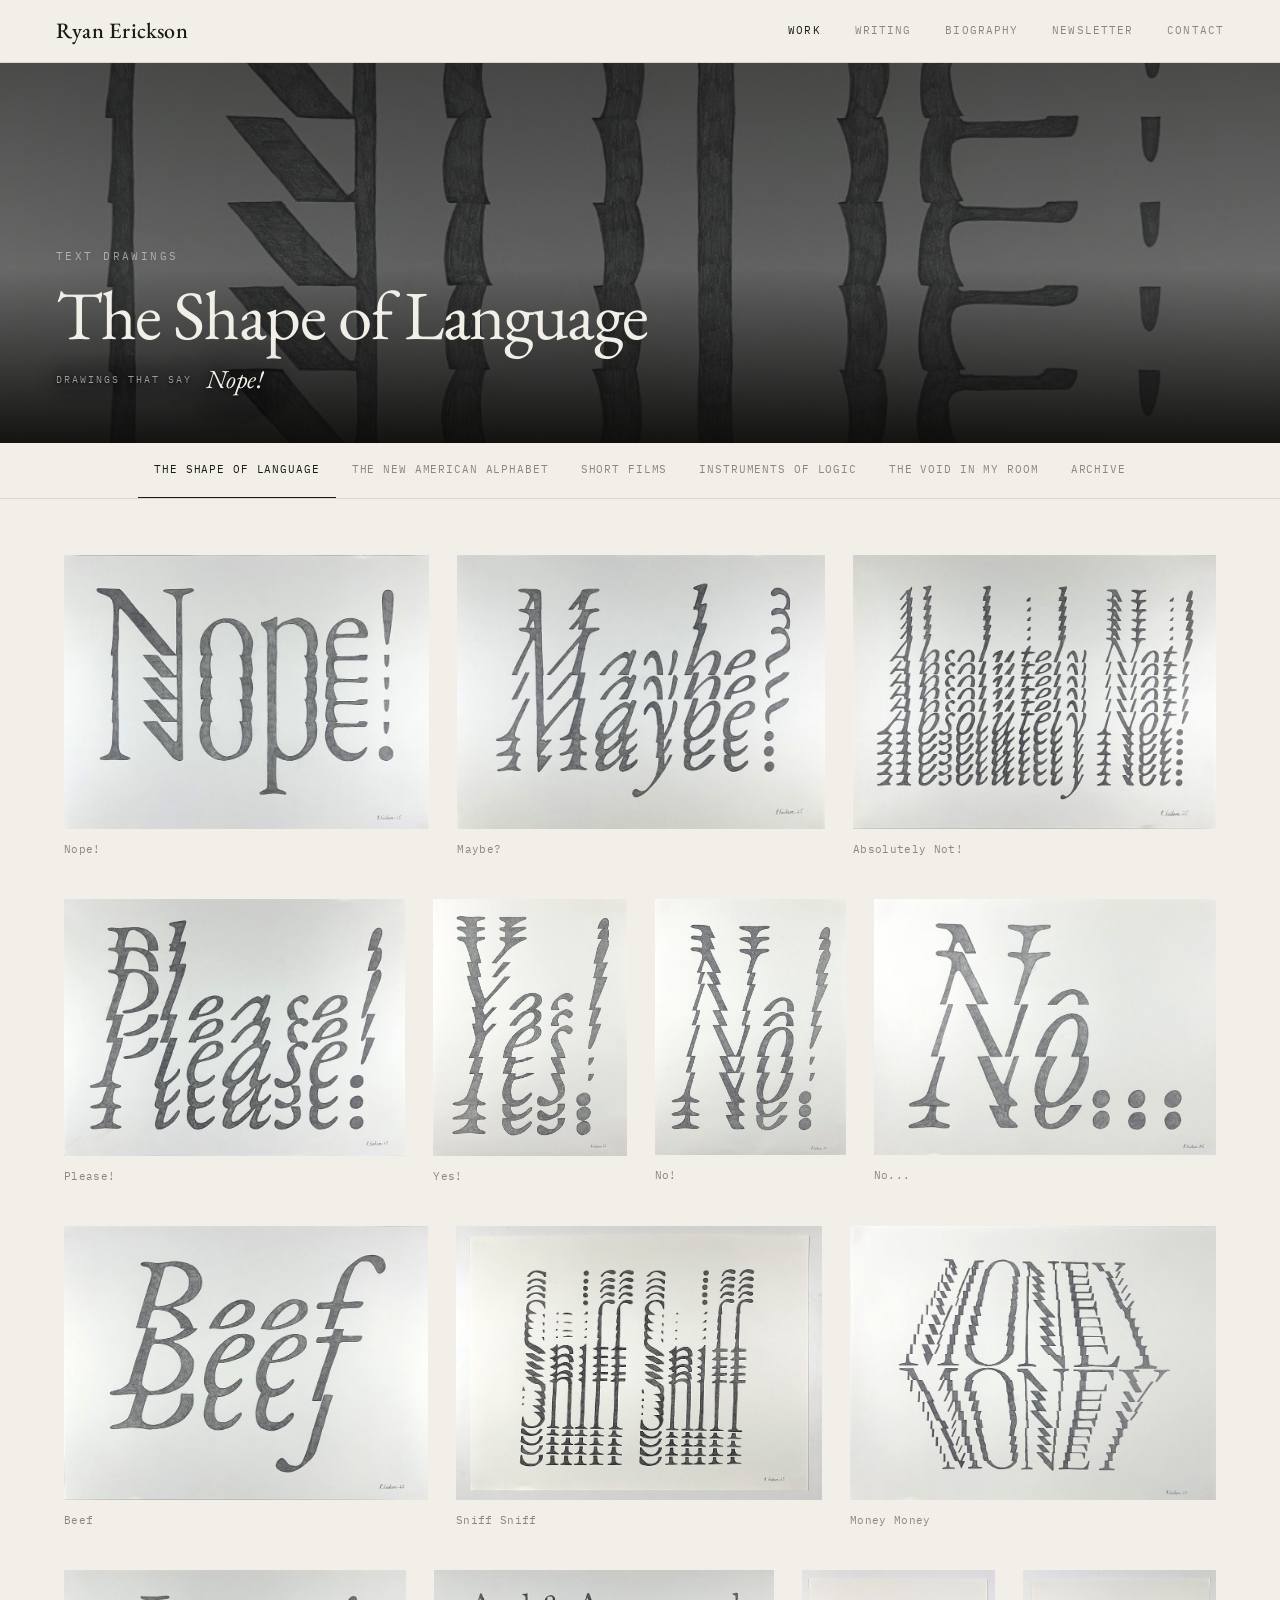
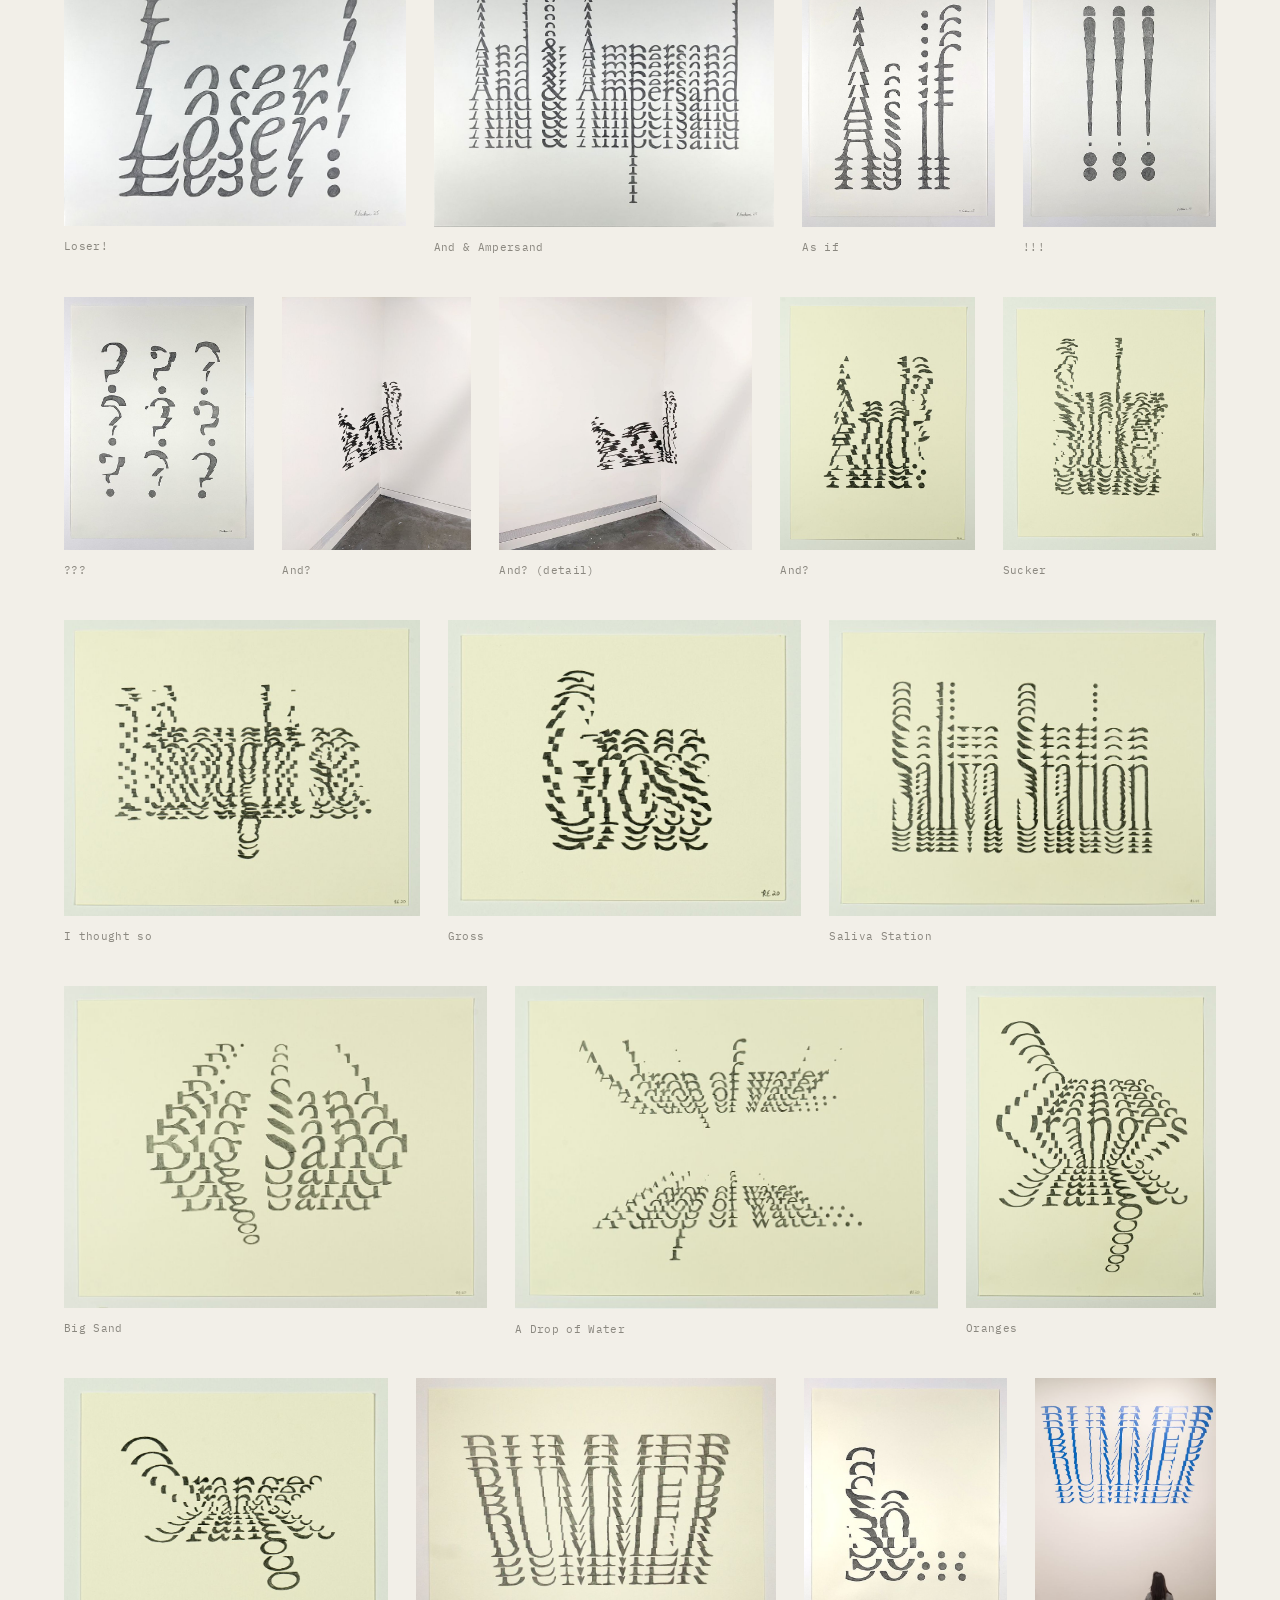
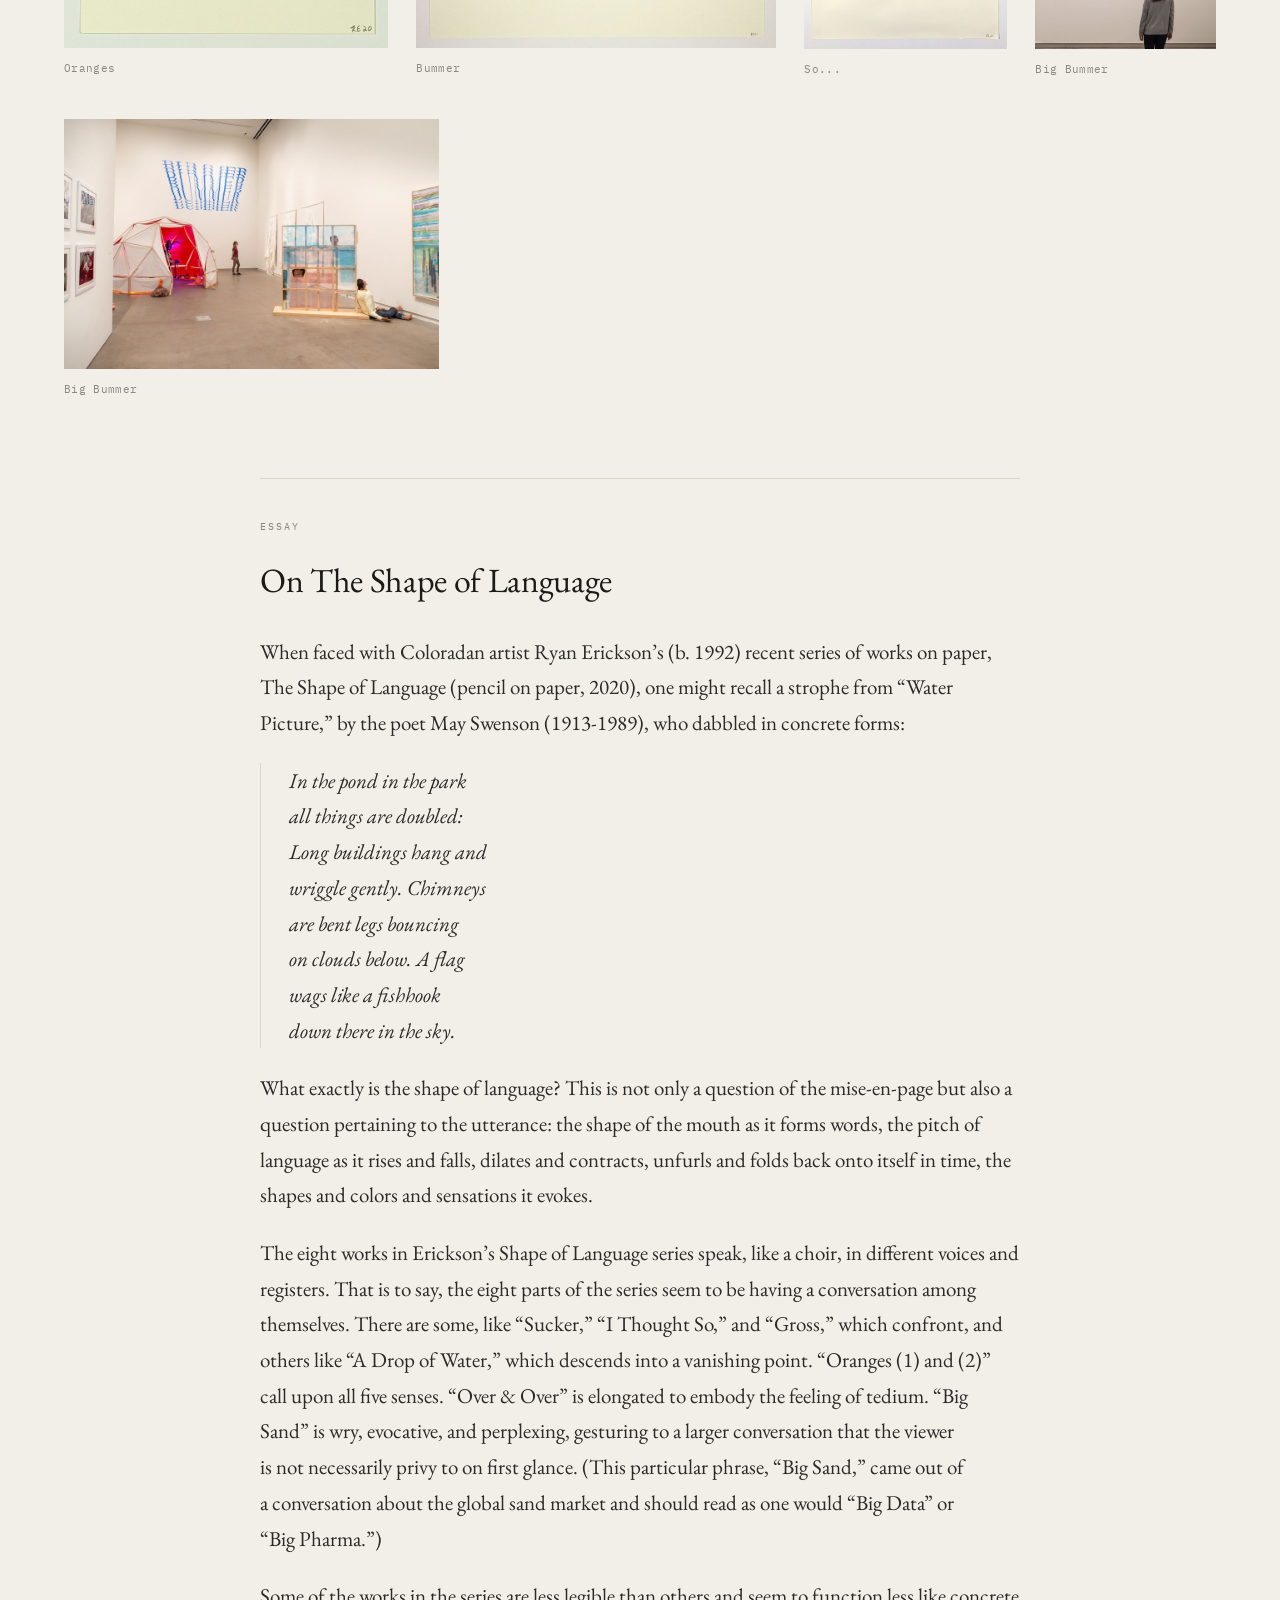
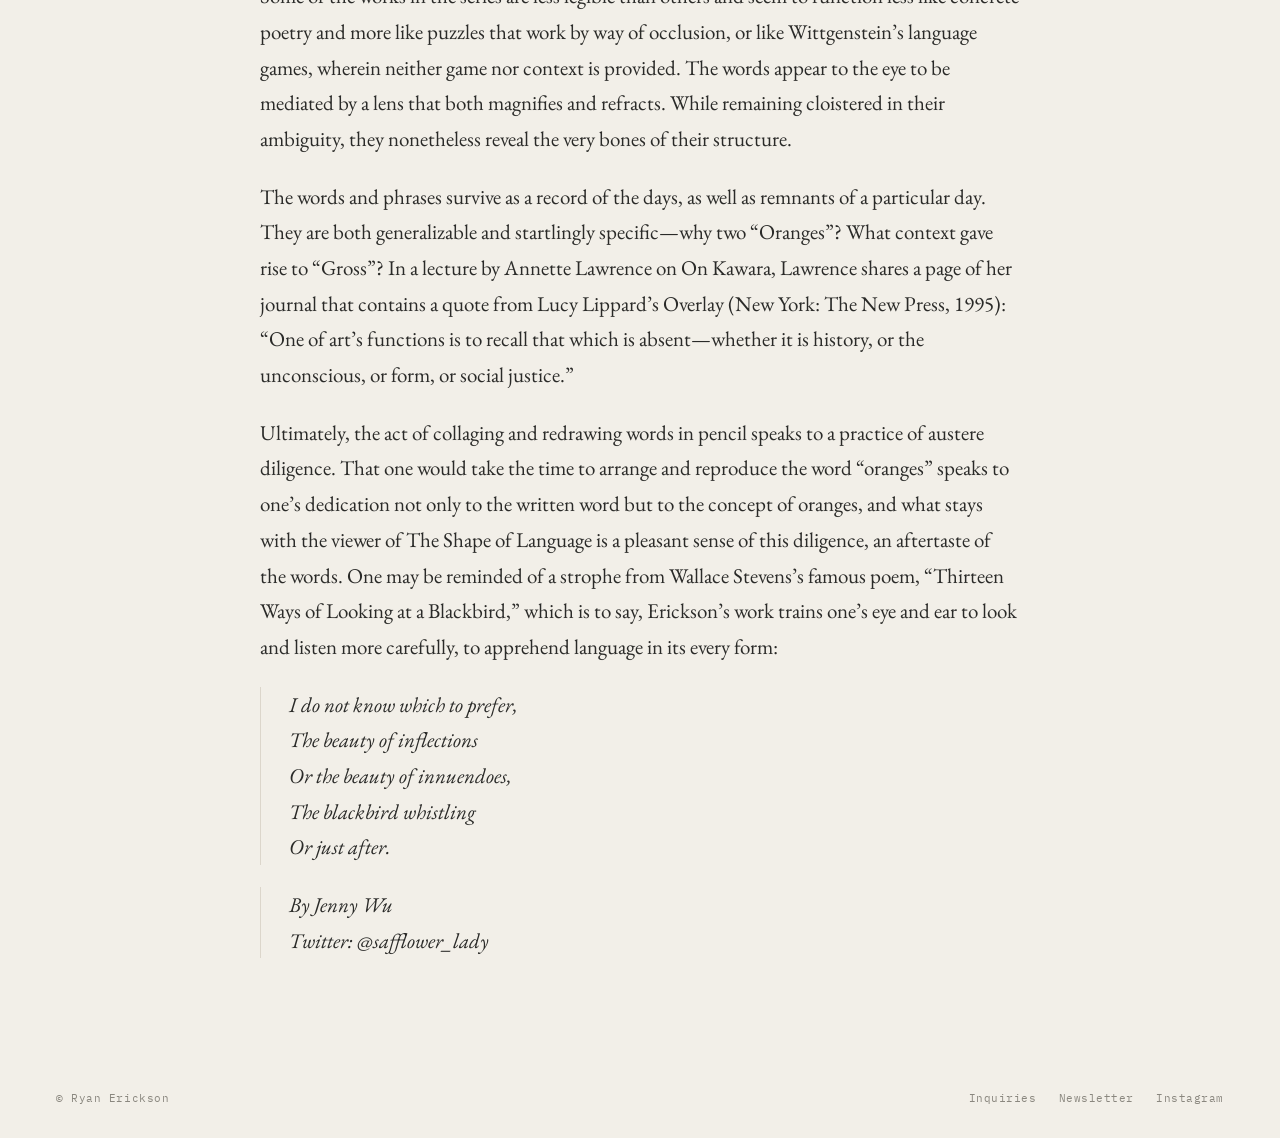
<file: index.html>
<!doctype html>
<html lang="en"><head>
<meta charset="utf-8"><meta name="viewport" content="width=device-width, initial-scale=1">
<title>Ryan Erickson — Artist, New York</title>
<meta name="description" content="Ryan Erickson is a New York artist making drawings, paintings, and films about certainty and language, including The Shape of Language.">
<meta property="og:type" content="website"><meta property="og:site_name" content="Ryan Erickson">
<meta property="og:title" content="Ryan Erickson — Artist, New York"><meta property="og:description" content="Ryan Erickson is a New York artist making drawings, paintings, and films about certainty and language, including The Shape of Language.">
<meta property="og:image" content="https://ryanericksonart.com/assets/preview.jpg"><meta property="og:image:width" content="1200"><meta property="og:image:height" content="630">
<meta name="twitter:card" content="summary_large_image"><meta name="twitter:image" content="https://ryanericksonart.com/assets/preview.jpg">
<link rel="preconnect" href="https://fonts.googleapis.com"><link rel="preconnect" href="https://fonts.gstatic.com" crossorigin>
<link href="https://fonts.googleapis.com/css2?family=EB+Garamond:ital,wght@0,400;0,500;1,400&family=IBM+Plex+Mono:wght@400;500&display=swap" rel="stylesheet">
<link rel="stylesheet" href="assets/style.css">
<link rel="canonical" href="https://ryanericksonart.com/"><meta property="og:url" content="https://ryanericksonart.com/">
<script type="application/ld+json">{"@context": "https://schema.org", "@type": "Person", "name": "Ryan Erickson", "url": "https://ryanericksonart.com/", "jobTitle": "Artist", "description": "New York artist working in painting, drawing, and film.", "homeLocation": {"@type": "Place", "name": "New York"}, "sameAs": ["https://www.instagram.com/ryanericksonart/"]}</script>
</head><body>
<nav class="nav"><a class="brand" href="index.html">Ryan Erickson</a>
<div class="links"><a href="shape-of-language.html" class="on">Work</a><a href="writing.html">Writing</a><a href="biography.html">Biography</a><a class="sub" href="#signup" data-newsletter>Newsletter</a><a href="#contact" data-contact>Contact</a></div></nav>

<header class="hero small"><div class="bg"><img src="images/shape-of-language/01-nope.jpg" alt="" class="on"><img src="images/shape-of-language/02-maybe.jpg" alt="" class=""><img src="images/shape-of-language/03-absolutely-not.jpg" alt="" class=""><img src="images/shape-of-language/04-please.jpg" alt="" class=""><img src="images/shape-of-language/05-yes.jpg" alt="" class=""><img src="images/shape-of-language/06-no.jpg" alt="" class=""></div><div class="shade"></div>
<div class="hero-in"><div class="eyebrow">Text drawings</div><h1>The Shape of Language</h1><div class="hook"><span>Drawings that say</span><b data-words="Nope!|Yes!|Maybe?|Absolutely Not!|As if|Gross|Sucker">Nope!</b></div></div></header>
<div class="tabs"><a href="shape-of-language.html" class="on">The Shape of Language</a><a href="new-american-alphabet.html">The New American Alphabet</a><a href="short-films.html">Short Films</a><a href="instruments-of-logic.html">Instruments of Logic</a><a href="the-void-in-my-room.html">The Void in My Room</a><a href="archive.html">Archive</a></div>
<main class="wrap"><div class="grid">
<figure class="work" style="flex:133 0 333px;max-width:min(100%,827px)"><a href="images/shape-of-language/01-nope.jpg" data-full="images/shape-of-language/01-nope.jpg" data-title="Nope!" data-meta="Pencil on paper | 18 × 24 inches | 2025"><img src="images/shape-of-language/thumbs/01-nope.jpg" alt="Nope!, pencil on paper by Ryan Erickson" width="900" height="675" loading="lazy"></a><figcaption>Nope!</figcaption></figure>
<figure class="work" style="flex:134 0 335px;max-width:min(100%,830px)"><a href="images/shape-of-language/02-maybe.jpg" data-full="images/shape-of-language/02-maybe.jpg" data-title="Maybe?" data-meta="Pencil on paper | 18 × 24 inches | 2025"><img src="images/shape-of-language/thumbs/02-maybe.jpg" alt="Maybe?, pencil on paper by Ryan Erickson" width="900" height="672" loading="lazy"></a><figcaption>Maybe?</figcaption></figure>
<figure class="work" style="flex:132 0 331px;max-width:min(100%,821px)"><a href="images/shape-of-language/03-absolutely-not.jpg" data-full="images/shape-of-language/03-absolutely-not.jpg" data-title="Absolutely Not!" data-meta="Pencil on paper | 18 × 24 inches | 2025"><img src="images/shape-of-language/thumbs/03-absolutely-not.jpg" alt="Absolutely Not!, pencil on paper by Ryan Erickson" width="900" height="680" loading="lazy"></a><figcaption>Absolutely Not!</figcaption></figure>
<figure class="work" style="flex:133 0 332px;max-width:min(100%,823px)"><a href="images/shape-of-language/04-please.jpg" data-full="images/shape-of-language/04-please.jpg" data-title="Please!" data-meta="Pencil on paper | 18 × 24 inches | 2025"><img src="images/shape-of-language/thumbs/04-please.jpg" alt="Please!, pencil on paper by Ryan Erickson" width="900" height="678" loading="lazy"></a><figcaption>Please!</figcaption></figure>
<figure class="work" style="flex:75 0 188px;max-width:min(100%,465px)"><a href="images/shape-of-language/05-yes.jpg" data-full="images/shape-of-language/05-yes.jpg" data-title="Yes!" data-meta="Pencil on paper | 24 × 18 inches | 2025"><img src="images/shape-of-language/thumbs/05-yes.jpg" alt="Yes!, pencil on paper by Ryan Erickson" width="675" height="900" loading="lazy"></a><figcaption>Yes!</figcaption></figure>
<figure class="work" style="flex:74 0 186px;max-width:min(100%,462px)"><a href="images/shape-of-language/06-no.jpg" data-full="images/shape-of-language/06-no.jpg" data-title="No!" data-meta="Pencil on paper | 24 × 18 inches | 2025"><img src="images/shape-of-language/thumbs/06-no.jpg" alt="No!, pencil on paper by Ryan Erickson" width="670" height="900" loading="lazy"></a><figcaption>No!</figcaption></figure>
<figure class="work" style="flex:133 0 333px;max-width:min(100%,827px)"><a href="images/shape-of-language/07-no.jpg" data-full="images/shape-of-language/07-no.jpg" data-title="No..." data-meta="Pencil on paper | 18 × 24 inches | 2025"><img src="images/shape-of-language/thumbs/07-no.jpg" alt="No..., pencil on paper by Ryan Erickson" width="900" height="675" loading="lazy"></a><figcaption>No...</figcaption></figure>
<figure class="work" style="flex:133 0 331px;max-width:min(100%,822px)"><a href="images/shape-of-language/08-beef.jpg" data-full="images/shape-of-language/08-beef.jpg" data-title="Beef" data-meta="Pencil on paper | 18 × 24 inches | 2025"><img src="images/shape-of-language/thumbs/08-beef.jpg" alt="Beef, pencil on paper by Ryan Erickson" width="900" height="679" loading="lazy"></a><figcaption>Beef</figcaption></figure>
<figure class="work" style="flex:133 0 333px;max-width:min(100%,827px)"><a href="images/shape-of-language/09-sniff-sniff.jpg" data-full="images/shape-of-language/09-sniff-sniff.jpg" data-title="Sniff Sniff" data-meta="Pencil on Paper | 18 × 24 inches | 2025"><img src="images/shape-of-language/thumbs/09-sniff-sniff.jpg" alt="Sniff Sniff, pencil on paper by Ryan Erickson" width="900" height="675" loading="lazy"></a><figcaption>Sniff Sniff</figcaption></figure>
<figure class="work" style="flex:133 0 333px;max-width:min(100%,827px)"><a href="images/shape-of-language/10-money-money.jpg" data-full="images/shape-of-language/10-money-money.jpg" data-title="Money Money" data-meta="Pencil on paper | 18 × 24 inches | 2025"><img src="images/shape-of-language/thumbs/10-money-money.jpg" alt="Money Money, pencil on paper by Ryan Erickson" width="900" height="675" loading="lazy"></a><figcaption>Money Money</figcaption></figure>
<figure class="work" style="flex:133 0 333px;max-width:min(100%,827px)"><a href="images/shape-of-language/11-loser.jpg" data-full="images/shape-of-language/11-loser.jpg" data-title="Loser!" data-meta="Pencil on paper | 18 × 24 inches | 2025"><img src="images/shape-of-language/thumbs/11-loser.jpg" alt="Loser!, pencil on paper by Ryan Erickson" width="900" height="675" loading="lazy"></a><figcaption>Loser!</figcaption></figure>
<figure class="work" style="flex:133 0 332px;max-width:min(100%,823px)"><a href="images/shape-of-language/12-and-ampersand.jpg" data-full="images/shape-of-language/12-and-ampersand.jpg" data-title="And &amp; Ampersand" data-meta="Pencil on paper | 18 × 24 inches | 2025"><img src="images/shape-of-language/thumbs/12-and-ampersand.jpg" alt="And &amp; Ampersand, pencil on paper by Ryan Erickson" width="900" height="678" loading="lazy"></a><figcaption>And &amp; Ampersand</figcaption></figure>
<figure class="work" style="flex:75 0 188px;max-width:min(100%,465px)"><a href="images/shape-of-language/13-as-if.jpg" data-full="images/shape-of-language/13-as-if.jpg" data-title="As if" data-meta="Pencil on Paper | 24 × 18 inches | 2025"><img src="images/shape-of-language/thumbs/13-as-if.jpg" alt="As if, pencil on paper by Ryan Erickson" width="675" height="900" loading="lazy"></a><figcaption>As if</figcaption></figure>
<figure class="work" style="flex:75 0 188px;max-width:min(100%,465px)"><a href="images/shape-of-language/14-work.jpg" data-full="images/shape-of-language/14-work.jpg" data-title="!!!" data-meta="Pencil on Paper | 24 × 18 inches | 2025"><img src="images/shape-of-language/thumbs/14-work.jpg" alt="!!!, pencil on paper by Ryan Erickson" width="675" height="900" loading="lazy"></a><figcaption>!!!</figcaption></figure>
<figure class="work" style="flex:75 0 188px;max-width:min(100%,465px)"><a href="images/shape-of-language/15-work.jpg" data-full="images/shape-of-language/15-work.jpg" data-title="???" data-meta="Pencil on Paper | 24 × 18 inches | 2025"><img src="images/shape-of-language/thumbs/15-work.jpg" alt="???, pencil on paper by Ryan Erickson" width="675" height="900" loading="lazy"></a><figcaption>???</figcaption></figure>
<figure class="work" style="flex:75 0 187px;max-width:min(100%,464px)"><a href="images/shape-of-language/16-and.jpg" data-full="images/shape-of-language/16-and.jpg" data-title="And?" data-meta="Charcoal on Wall | 37 × 34 × 12 inches | 2020"><img src="images/shape-of-language/thumbs/16-and.jpg" alt="And?, charcoal on wall by Ryan Erickson" width="673" height="900" loading="lazy"></a><figcaption>And?</figcaption></figure>
<figure class="work" style="flex:100 0 250px;max-width:min(100%,620px)"><a href="images/shape-of-language/17-and-detail.jpg" data-full="images/shape-of-language/17-and-detail.jpg" data-title="And? (detail)" data-meta="Charcoal on Wall | 37 × 34 × 12 inches | 2020"><img src="images/shape-of-language/thumbs/17-and-detail.jpg" alt="And? (detail), charcoal on wall by Ryan Erickson" width="900" height="900" loading="lazy"></a><figcaption>And? (detail)</figcaption></figure>
<figure class="work" style="flex:77 0 192px;max-width:min(100%,475px)"><a href="images/shape-of-language/18-and.jpg" data-full="images/shape-of-language/18-and.jpg" data-title="And?" data-meta="Pencil on Paper | 24 × 18 inches | 2020 | Photographed by Gaoyuan Pan"><img src="images/shape-of-language/thumbs/18-and.jpg" alt="And?, pencil on paper by Ryan Erickson" width="690" height="900" loading="lazy"></a><figcaption>And?</figcaption></figure>
<figure class="work" style="flex:84 0 211px;max-width:min(100%,523px)"><a href="images/shape-of-language/19-sucker.jpg" data-full="images/shape-of-language/19-sucker.jpg" data-title="Sucker" data-meta="Pencil on Paper | 17 × 14 inches | 2020 | Photographed by Gaoyuan Pan"><img src="images/shape-of-language/thumbs/19-sucker.jpg" alt="Sucker, pencil on paper by Ryan Erickson" width="759" height="900" loading="lazy"></a><figcaption>Sucker</figcaption></figure>
<figure class="work" style="flex:120 0 301px;max-width:min(100%,746px)"><a href="images/shape-of-language/20-i-thought-so.jpg" data-full="images/shape-of-language/20-i-thought-so.jpg" data-title="I thought so" data-meta="Pencil on Paper | 14 × 17 inches | 2020 | Photographed by Gaoyuan Pan"><img src="images/shape-of-language/thumbs/20-i-thought-so.jpg" alt="I thought so, pencil on paper by Ryan Erickson" width="900" height="748" loading="lazy"></a><figcaption>I thought so</figcaption></figure>
<figure class="work" style="flex:120 0 299px;max-width:min(100%,741px)"><a href="images/shape-of-language/21-gross.jpg" data-full="images/shape-of-language/21-gross.jpg" data-title="Gross" data-meta="Pencil on Paper | 7 × 8.5 inches | 2020 | Photographed by Gaoyuan Pan"><img src="images/shape-of-language/thumbs/21-gross.jpg" alt="Gross, pencil on paper by Ryan Erickson" width="900" height="753" loading="lazy"></a><figcaption>Gross</figcaption></figure>
<figure class="work" style="flex:131 0 327px;max-width:min(100%,810px)"><a href="images/shape-of-language/22-saliva-station.jpg" data-full="images/shape-of-language/22-saliva-station.jpg" data-title="Saliva Station" data-meta="Pencil on Paper | 18 × 24 inches | 2020 | Photographed by Gaoyuan Pan"><img src="images/shape-of-language/thumbs/22-saliva-station.jpg" alt="Saliva Station, pencil on paper by Ryan Erickson" width="900" height="689" loading="lazy"></a><figcaption>Saliva Station</figcaption></figure>
<figure class="work" style="flex:131 0 328px;max-width:min(100%,815px)"><a href="images/shape-of-language/23-big-sand.jpg" data-full="images/shape-of-language/23-big-sand.jpg" data-title="Big Sand" data-meta="Pencil on Paper | 18 × 24 inches | 2020 | Photographed by Gaoyuan Pan"><img src="images/shape-of-language/thumbs/23-big-sand.jpg" alt="Big Sand, pencil on paper by Ryan Erickson" width="900" height="685" loading="lazy"></a><figcaption>Big Sand</figcaption></figure>
<figure class="work" style="flex:131 0 328px;max-width:min(100%,812px)"><a href="images/shape-of-language/24-a-drop-of-water.jpg" data-full="images/shape-of-language/24-a-drop-of-water.jpg" data-title="A Drop of Water" data-meta="Pencil on Paper | 18 × 24 inches | 2020 | Photographed by Gaoyuan Pan"><img src="images/shape-of-language/thumbs/24-a-drop-of-water.jpg" alt="A Drop of Water, pencil on paper by Ryan Erickson" width="900" height="687" loading="lazy"></a><figcaption>A Drop of Water</figcaption></figure>
<figure class="work" style="flex:77 0 194px;max-width:min(100%,480px)"><a href="images/shape-of-language/25-oranges.jpg" data-full="images/shape-of-language/25-oranges.jpg" data-title="Oranges" data-meta="Pencil on Paper | 24 × 18 inches | 2020 | Photographed by Gaoyuan Pan"><img src="images/shape-of-language/thumbs/25-oranges.jpg" alt="Oranges, pencil on paper by Ryan Erickson (1 of 2)" width="697" height="900" loading="lazy"></a><figcaption>Oranges</figcaption></figure>
<figure class="work" style="flex:120 0 300px;max-width:min(100%,745px)"><a href="images/shape-of-language/26-oranges.jpg" data-full="images/shape-of-language/26-oranges.jpg" data-title="Oranges" data-meta="Pencil on Paper | 7 × 8.5 inches | 2020 | Photographed by Gaoyuan Pan"><img src="images/shape-of-language/thumbs/26-oranges.jpg" alt="Oranges, pencil on paper by Ryan Erickson (2 of 2)" width="900" height="749" loading="lazy"></a><figcaption>Oranges</figcaption></figure>
<figure class="work" style="flex:133 0 333px;max-width:min(100%,827px)"><a href="images/shape-of-language/27-bummer.jpg" data-full="images/shape-of-language/27-bummer.jpg" data-title="Bummer" data-meta="Pencil on Paper | 18 × 24 inches | 2021"><img src="images/shape-of-language/thumbs/27-bummer.jpg" alt="Bummer, pencil on paper by Ryan Erickson" width="900" height="675" loading="lazy"></a><figcaption>Bummer</figcaption></figure>
<figure class="work" style="flex:75 0 188px;max-width:min(100%,465px)"><a href="images/shape-of-language/28-so.jpg" data-full="images/shape-of-language/28-so.jpg" data-title="So..." data-meta="Pencil on Paper | 18 × 24 inches | 2021"><img src="images/shape-of-language/thumbs/28-so.jpg" alt="So..., pencil on paper by Ryan Erickson" width="675" height="900" loading="lazy"></a><figcaption>So...</figcaption></figure>
<figure class="work" style="flex:67 0 167px;max-width:min(100%,414px)"><a href="images/shape-of-language/29-big-bummer.jpg" data-full="images/shape-of-language/29-big-bummer.jpg" data-title="Big Bummer" data-meta="Latex Paint | 96 × 168 inches | 2021 | Photographed by Richard Sprengeler"><img src="images/shape-of-language/thumbs/29-big-bummer.jpg" alt="Big Bummer, latex paint by Ryan Erickson" width="601" height="900" loading="lazy"></a><figcaption>Big Bummer</figcaption></figure>
<figure class="work" style="flex:150 0 375px;max-width:min(100%,930px)"><a href="images/shape-of-language/30-big-bummer.jpg" data-full="images/shape-of-language/30-big-bummer.jpg" data-title="Big Bummer" data-meta="Latex Paint | 96 × 168 inches | 2021 | Installation Shot at Kemper Art Museum | Photographed by Richard Sprengeler"><img src="images/shape-of-language/thumbs/30-big-bummer.jpg" alt="Big Bummer, latex paint, installation view by Ryan Erickson" width="900" height="600" loading="lazy"></a><figcaption>Big Bummer</figcaption></figure>
</div><section class="essay"><div class="label">Essay</div><h2>On The Shape of Language</h2><p>When faced with Coloradan artist Ryan Erickson’s (b. 1992) recent series of works on paper, The Shape of Language (pencil on paper, 2020), one might recall a strophe from “Water Picture,” by the poet May Swenson (1913-1989), who dabbled in concrete forms:</p><p class='poem'>In the pond in the park<br>all things are doubled:<br>Long buildings hang and<br>wriggle gently. Chimneys<br>are bent legs bouncing<br>on clouds below. A flag<br>wags like a fishhook<br>down there in the sky.</p><p>What exactly is the shape of language? This is not only a question of the mise-en-page but also a question pertaining to the utterance: the shape of the mouth as it forms words, the pitch of language as it rises and falls, dilates and contracts, unfurls and folds back onto itself in time, the shapes and colors and sensations it evokes.</p><p>The eight works in Erickson’s Shape of Language series speak, like a choir, in different voices and registers. That is to say, the eight parts of the series seem to be having a conversation among themselves. There are some, like “Sucker,” “I Thought So,” and “Gross,” which confront, and others like “A Drop of Water,” which descends into a vanishing point. “Oranges (1) and (2)” call upon all five senses. “Over &amp; Over” is elongated to embody the feeling of tedium. “Big Sand” is wry, evocative, and perplexing, gesturing to a larger conversation that the viewer is not necessarily privy to on first glance. (This particular phrase, “Big Sand,” came out of a conversation about the global sand market and should read as one would “Big Data” or “Big Pharma.”)</p><p>Some of the works in the series are less legible than others and seem to function less like concrete poetry and more like puzzles that work by way of occlusion, or like Wittgenstein’s language games, wherein neither game nor context is provided. The words appear to the eye to be mediated by a lens that both magnifies and refracts. While remaining cloistered in their ambiguity, they nonetheless reveal the very bones of their structure.</p><p>The words and phrases survive as a record of the days, as well as remnants of a particular day. They are both generalizable and startlingly specific—why two “Oranges”? What context gave rise to “Gross”? In a lecture by Annette Lawrence on On Kawara, Lawrence shares a page of her journal that contains a quote from Lucy Lippard’s Overlay (New York: The New Press, 1995): “One of art’s functions is to recall that which is absent—whether it is history, or the unconscious, or form, or social justice.”</p><p>Ultimately, the act of collaging and redrawing words in pencil speaks to a practice of austere diligence. That one would take the time to arrange and reproduce the word “oranges” speaks to one’s dedication not only to the written word but to the concept of oranges, and what stays with the viewer of The Shape of Language is a pleasant sense of this diligence, an aftertaste of the words. One may be reminded of a strophe from Wallace Stevens’s famous poem, “Thirteen Ways of Looking at a Blackbird,” which is to say, Erickson’s work trains one’s eye and ear to look and listen more carefully, to apprehend language in its every form:</p><p class='poem'>I do not know which to prefer,<br>The beauty of inflections<br>Or the beauty of innuendoes,<br>The blackbird whistling<br>Or just after.</p><p class='poem'>By Jenny Wu<br>Twitter: @safflower_lady</p></section></main>
<dialog class="contact newsletter" id="newsletter" aria-label="Newsletter"><form method="dialog" class="c-close-form"><button class="c-x" aria-label="Close">×</button></form><div id="mlb2-46688807" class="ml-form-embedContainer ml-subscribe-form ml-subscribe-form-46688807"><div class="ml-form-align-center"><div class="ml-form-embedWrapper embedForm"><div class="ml-form-embedBody ml-form-embedBodyDefault row-form">
<div class="ml-form-embedContent"><h4>Follow the work</h4><p>Occasional updates on new work and shows. No spam!</p></div>
<form class="ml-block-form" action="https://assets.mailerlite.com/jsonp/2682201/forms/200346558514857496/subscribe" data-code="" method="post" target="_blank">
<div class="ml-form-formContent"><div class="ml-form-fieldRow ml-last-item"><div class="ml-field-group ml-field-email ml-validate-email ml-validate-required"><input aria-label="email" aria-required="true" type="email" class="form-control" data-inputmask="" name="fields[email]" placeholder="Email" autocomplete="email"></div></div></div>
<input type="hidden" name="ml-submit" value="1">
<div class="ml-form-embedSubmit"><button type="submit" class="primary">Subscribe</button><button disabled="disabled" style="display:none" type="button" class="loading"><div class="ml-form-embedSubmitLoad"></div><span class="sr-only">Loading...</span></button></div>
<input type="hidden" name="anticsrf" value="true"></form></div>
<div class="ml-form-successBody row-success" style="display:none"><div class="ml-form-successContent"><h4>Thank you!</h4><p>Please check your email to confirm your subscription.</p></div></div>
</div></div></div></dialog>
<script>function ml_webform_success_46688807(){var $=ml_jQuery||jQuery;$('.ml-subscribe-form-46688807 .row-success').show();$('.ml-subscribe-form-46688807 .row-form').hide();}</script>
<script src="https://groot.mailerlite.com/js/w/webforms.min.js?v83147fa8ce2d95cb73ece7f28b469519"></script>
<script>fetch("https://assets.mailerlite.com/jsonp/2682201/forms/200346558514857496/takel")</script>
<footer class="foot"><span>© Ryan Erickson</span><span class="fl"><a href="#contact" data-contact>Inquiries</a><a href="#signup" data-newsletter>Newsletter</a><a href="https://www.instagram.com/ryanericksonart/">Instagram</a></span></footer>
<dialog class="contact" id="contact" aria-labelledby="contact-h" data-key="29a04591-5621-46d0-99b6-06f18a09fec8" data-mailto="" data-ml="https://assets.mailerlite.com/jsonp/2682201/forms/200346558514857496/subscribe">
<form method="dialog" class="c-close-form"><button class="c-x" aria-label="Close">×</button></form>
<form class="c-form" novalidate>
<div class="label">Inquiries</div><h2 id="contact-h">Get in touch</h2>
<p class="c-sub">Exhibitions, acquisitions, press, or just a note!</p>
<label>Name<input name="name" autocomplete="name" required></label>
<label>Email<input name="email" type="email" autocomplete="email" required></label>
<label>Message<textarea name="message" rows="5" required></textarea></label>
<input type="checkbox" name="botcheck" tabindex="-1" autocomplete="off" style="display:none">
<label class="c-check"><input type="checkbox" name="subscribe"> <span>Also add me to the mailing list</span></label>
<div class="c-err" role="alert"></div>
<button type="submit" class="c-send">Send</button>
</form>
<div class="c-done" hidden><h2>Thank you</h2><p>Your message is on its way. I'll reply soon.</p><button type="button" class="c-send c-again">Close</button></div>
</dialog>
<script data-goatcounter="https://ryanericksonart.goatcounter.com/count" async src="//gc.zgo.at/count.js"></script><script src="assets/site.js"></script></body></html>
</file>
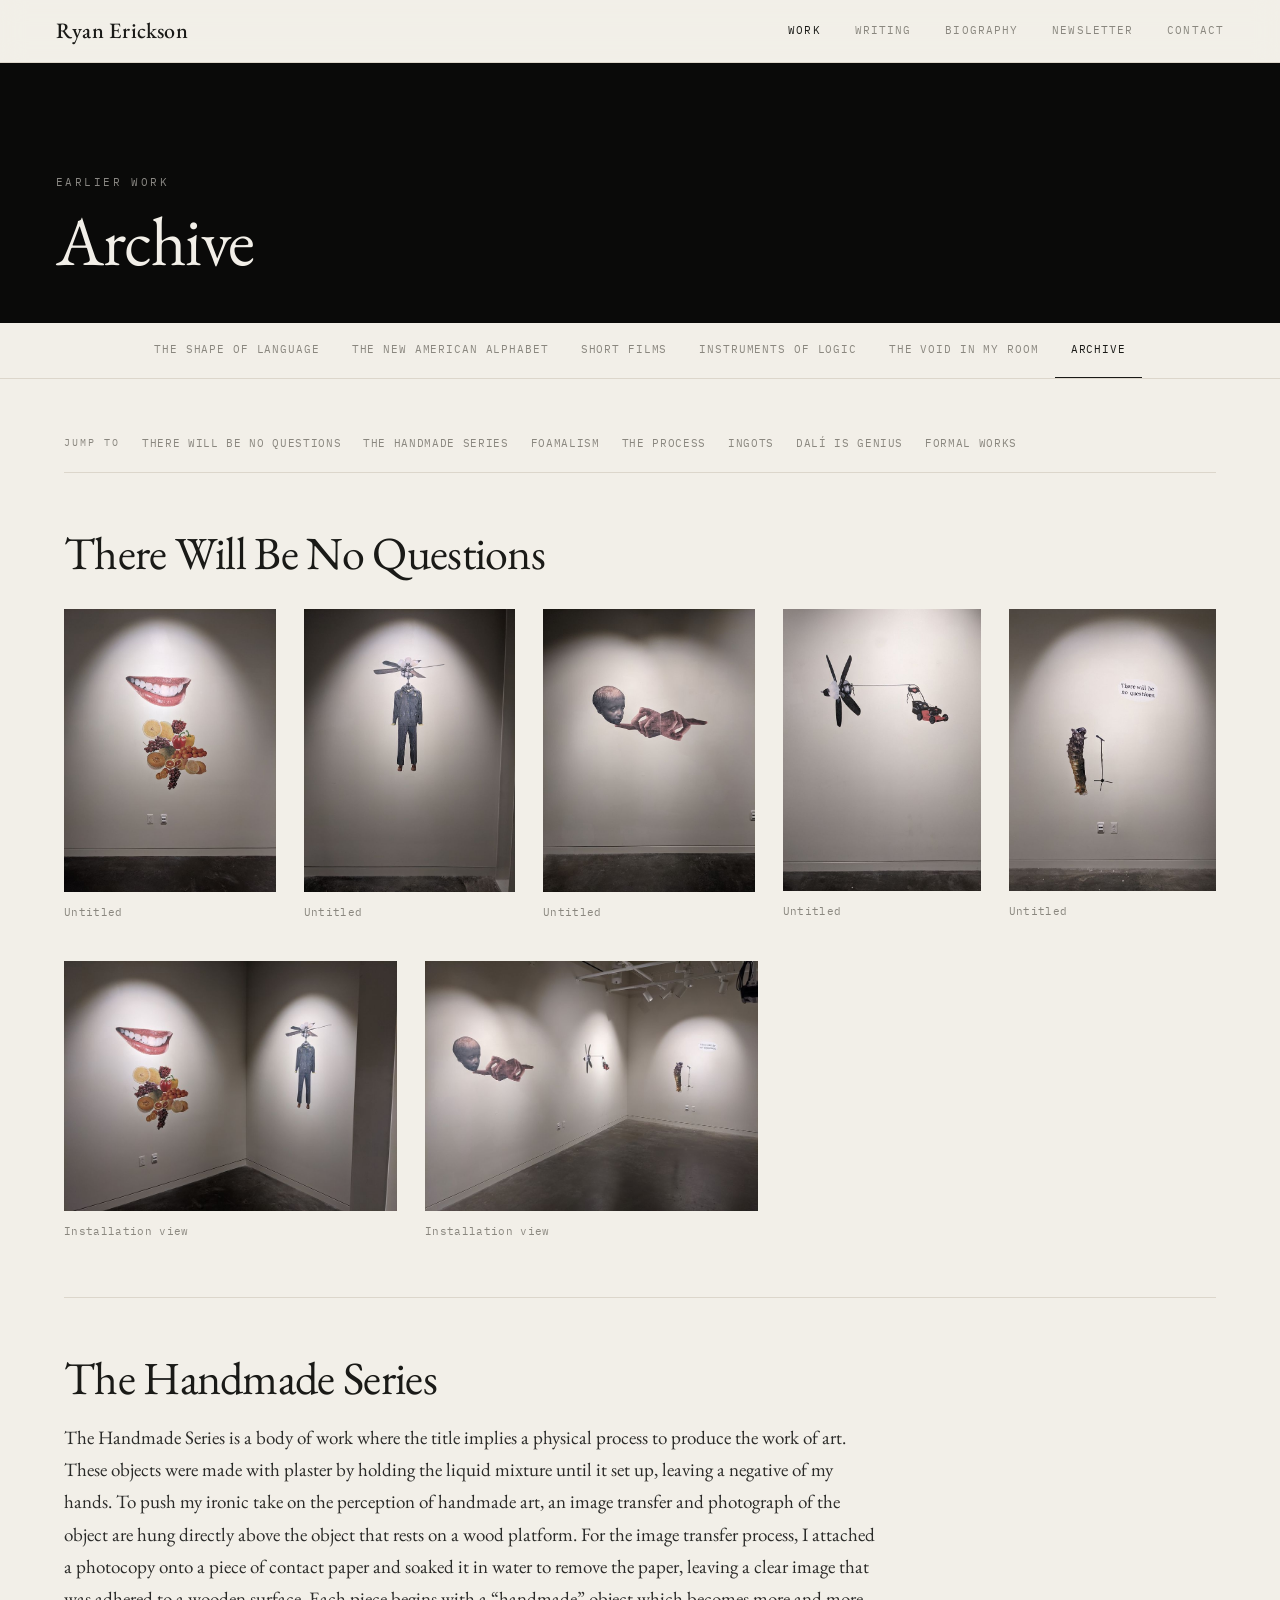
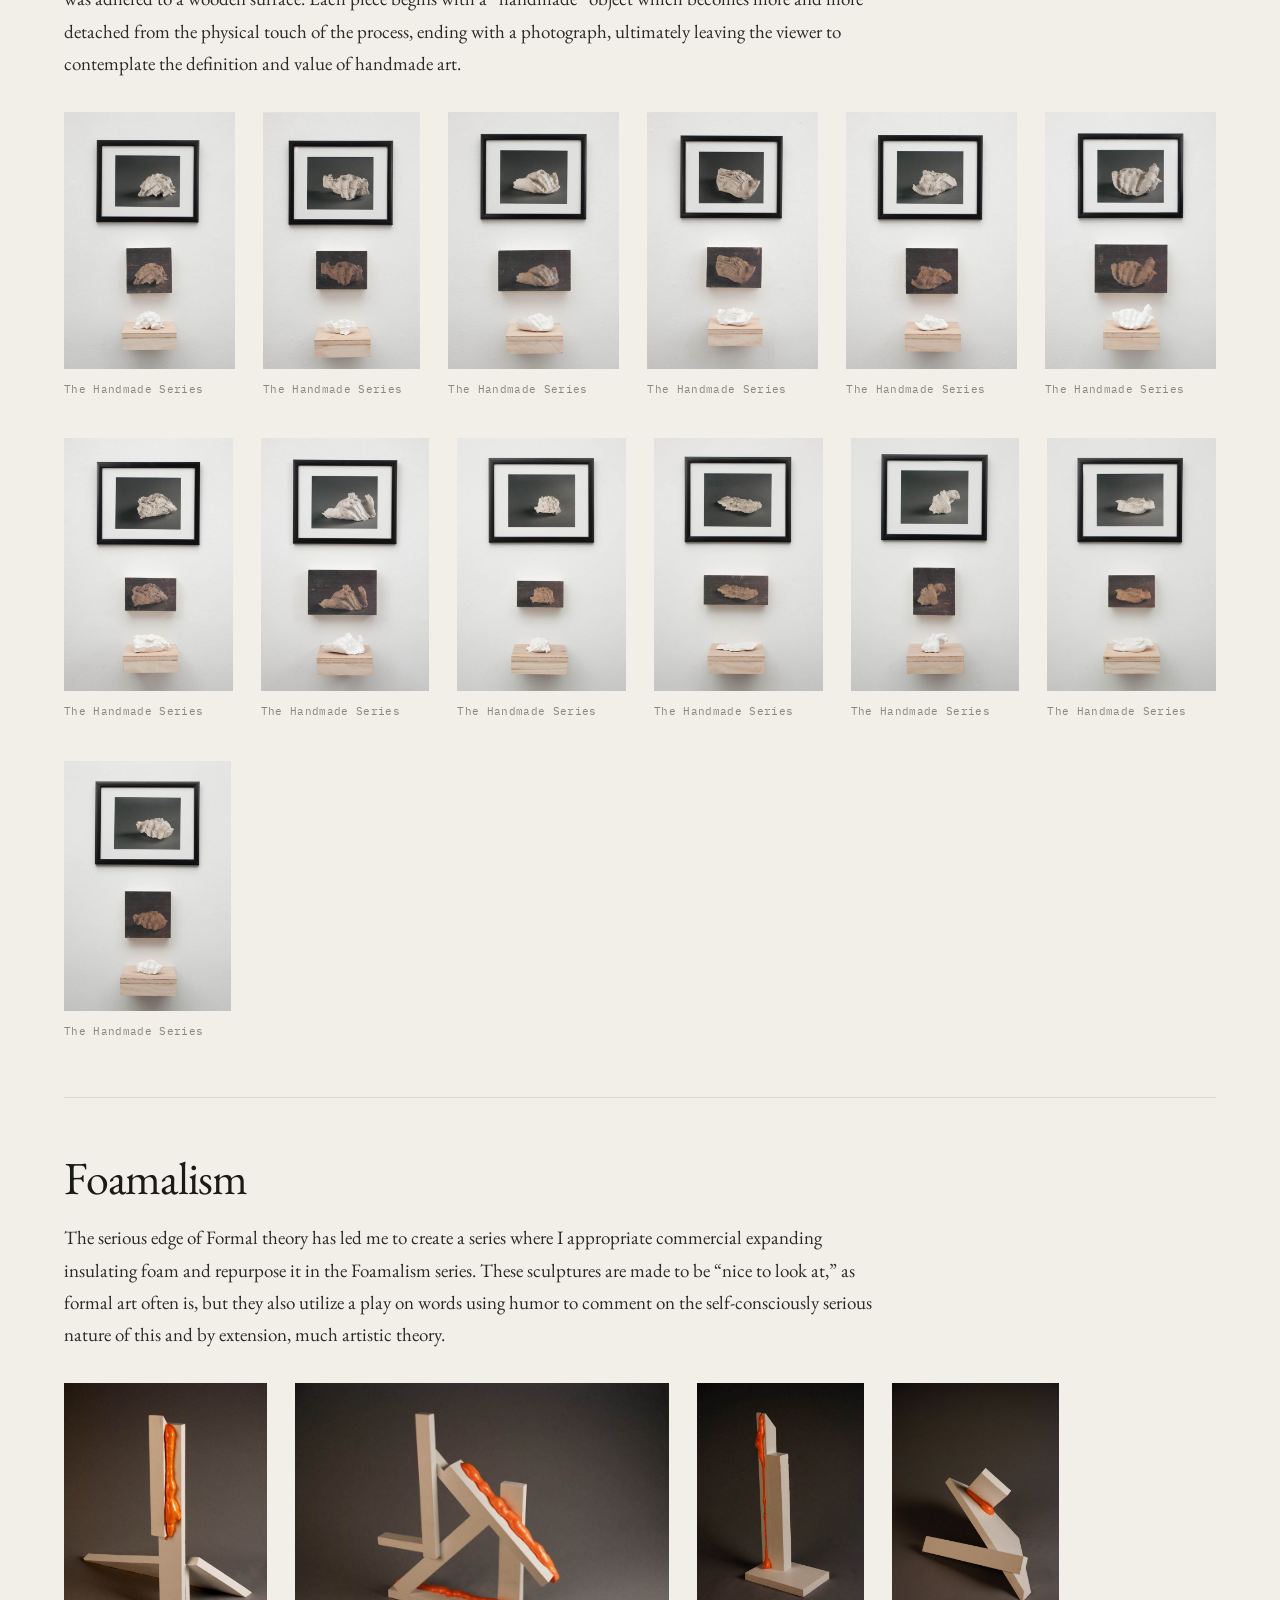
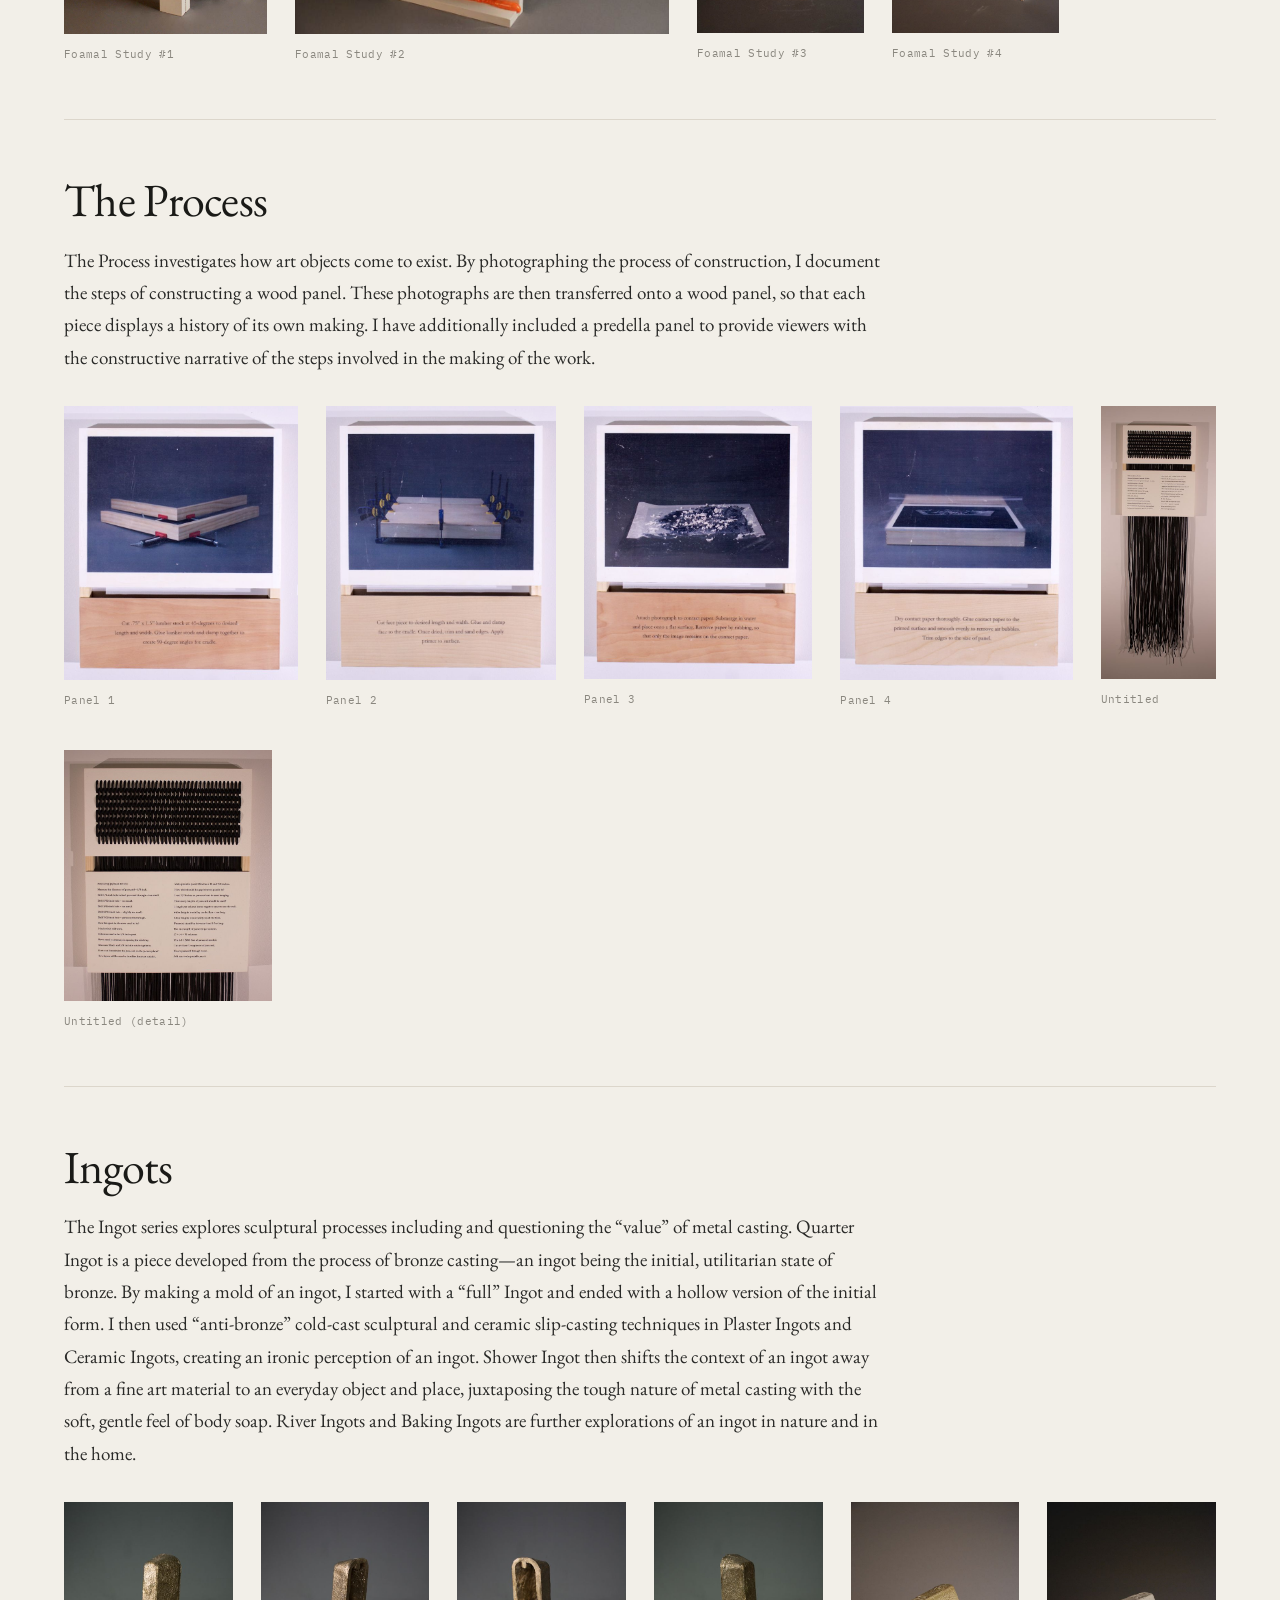
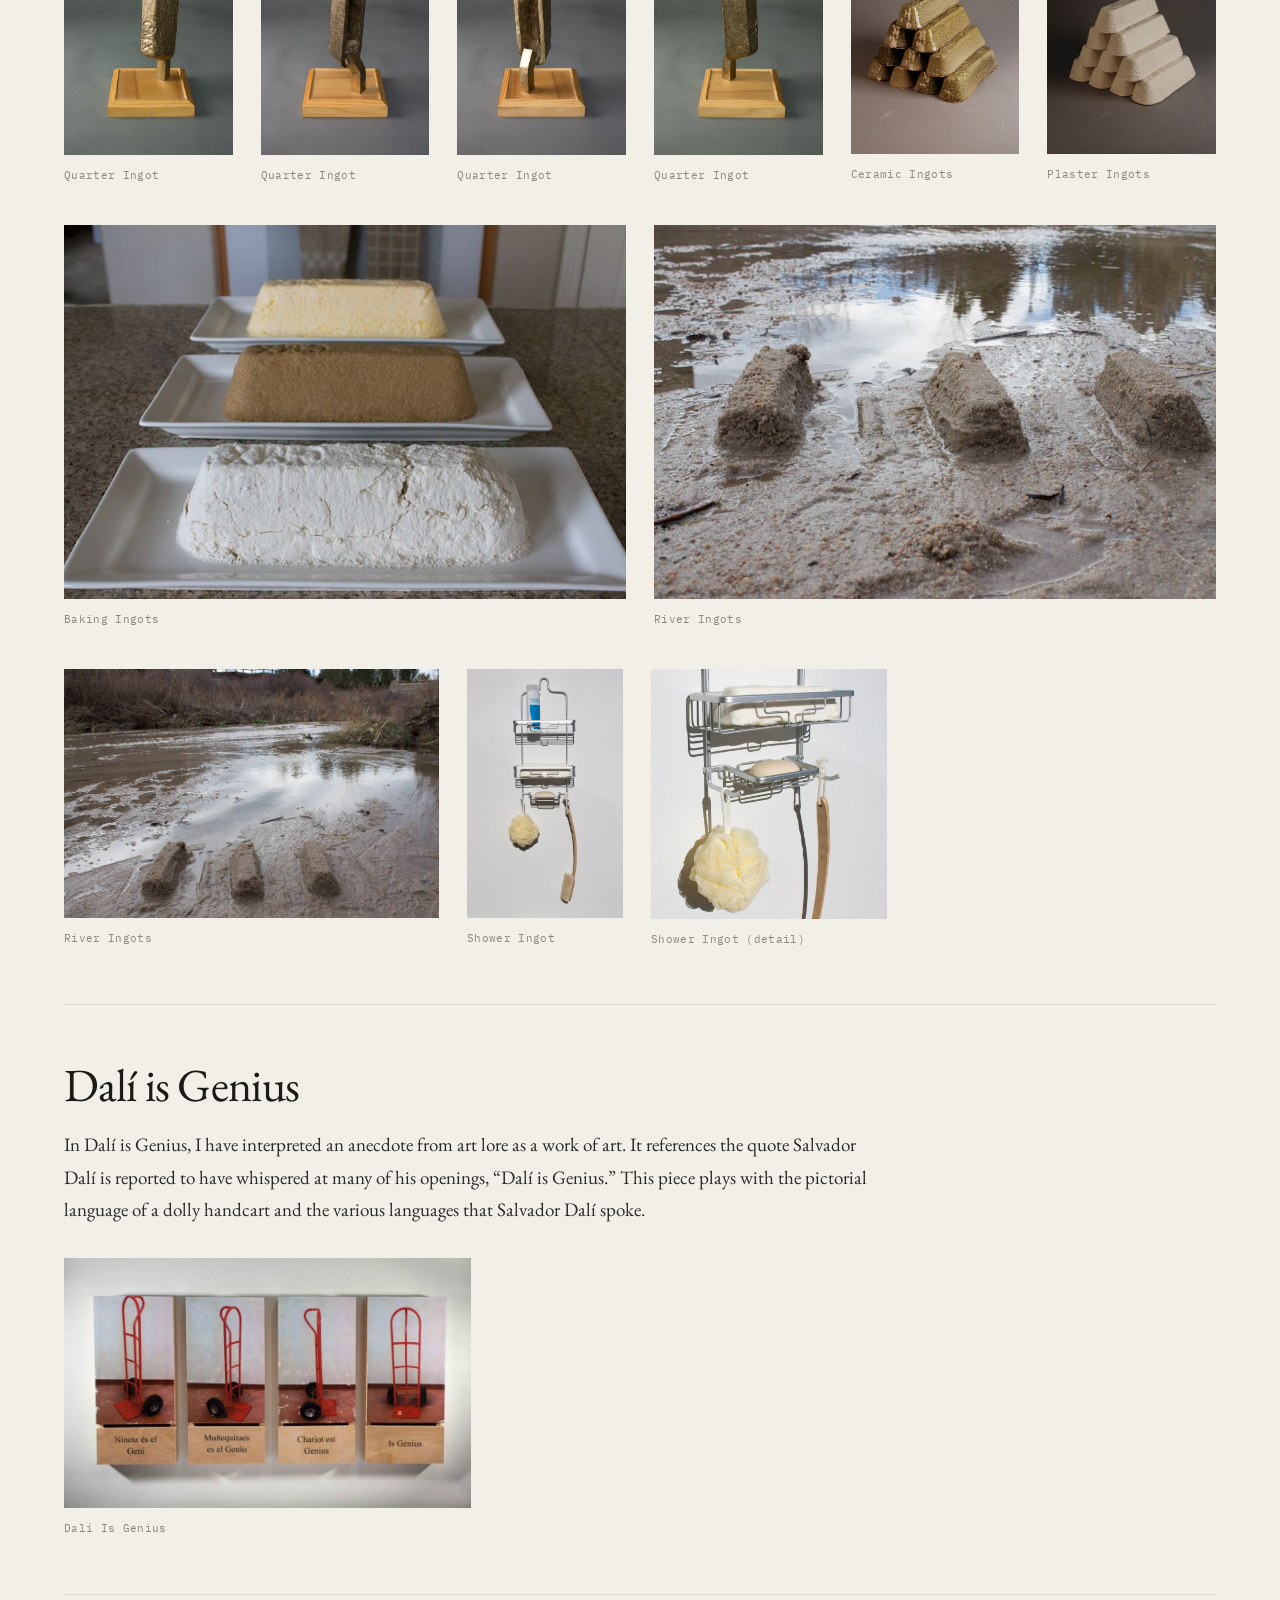
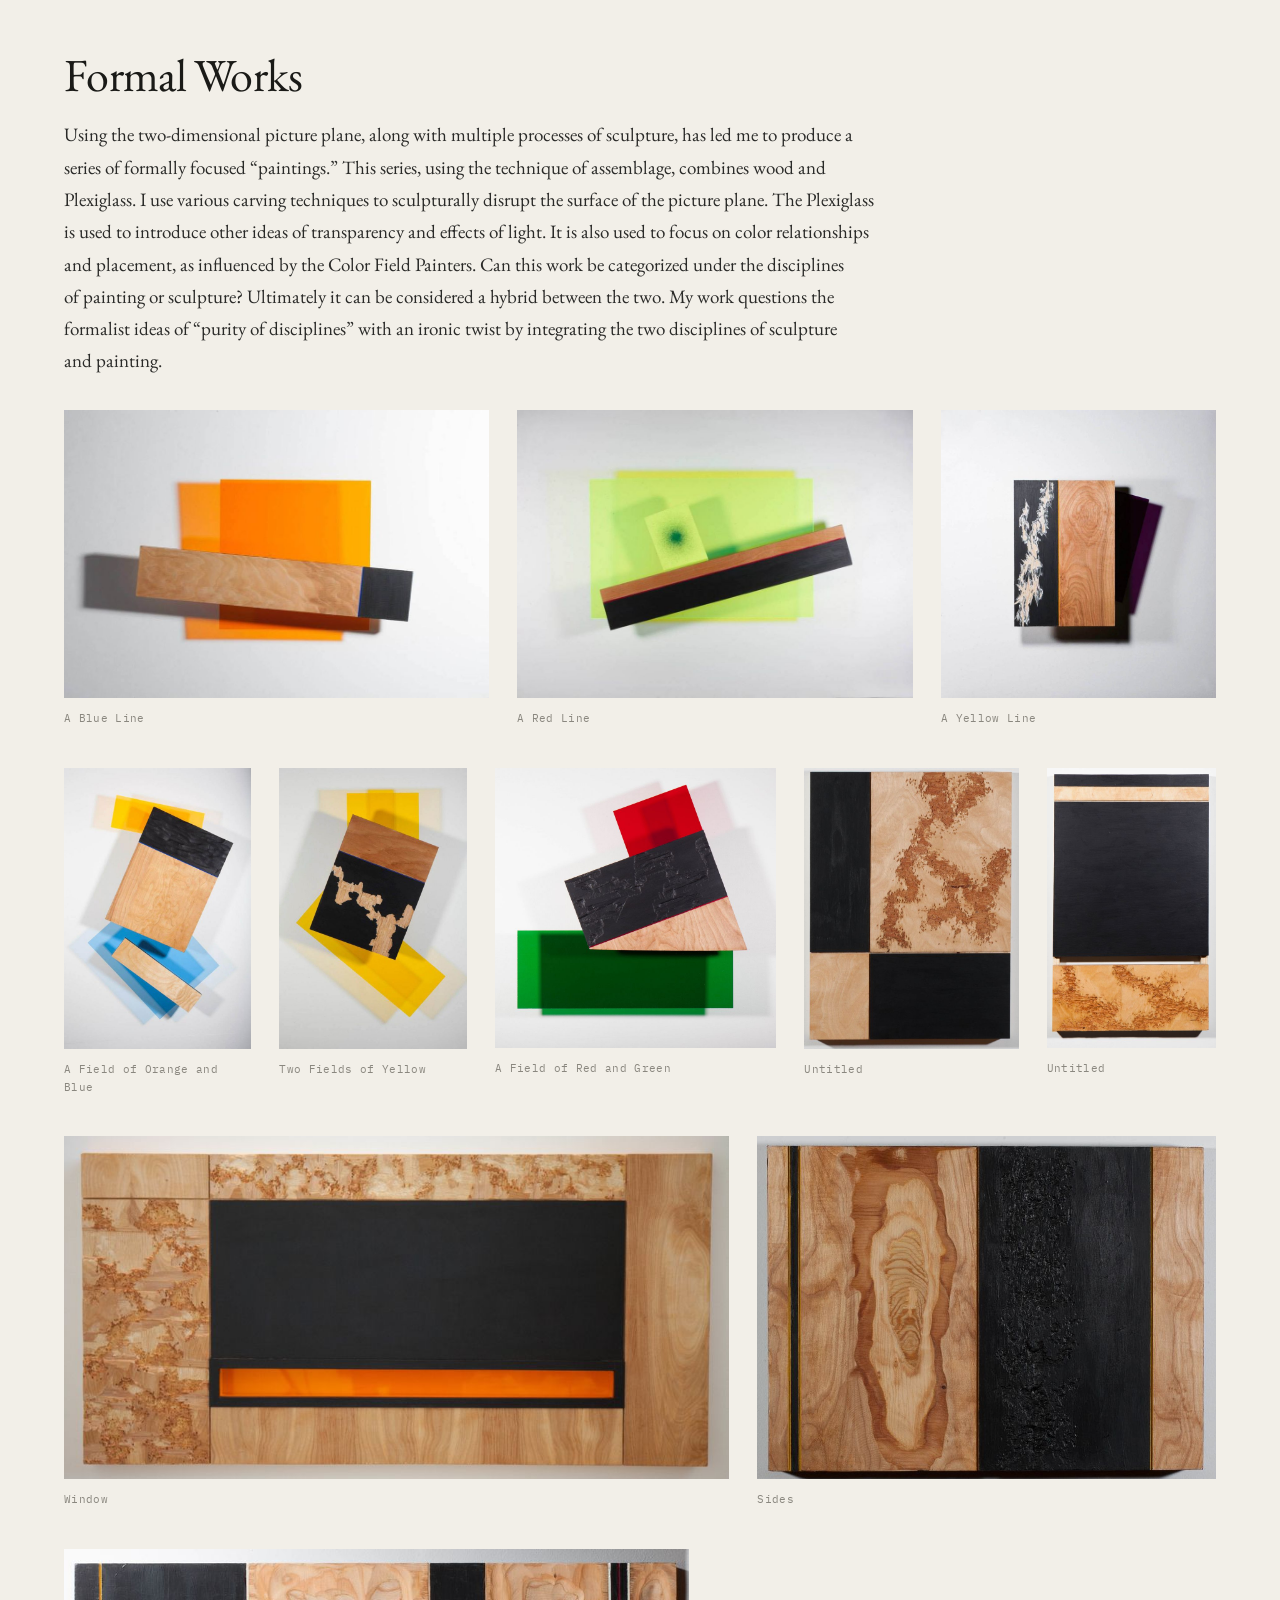
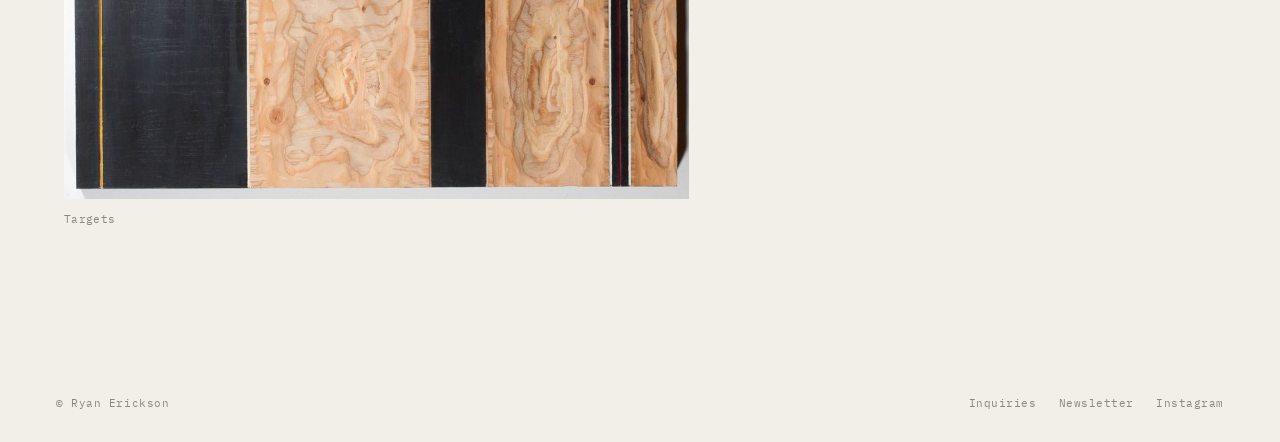
<file: archive.html>
<!doctype html>
<html lang="en"><head>
<meta charset="utf-8"><meta name="viewport" content="width=device-width, initial-scale=1">
<title>Archive — Ryan Erickson</title>
<meta name="description" content="Earlier work by Ryan Erickson, including The Handmade Series, Foamalism, Ingots, The Process, Formal Works, and There Will Be No Questions.">
<meta property="og:type" content="website"><meta property="og:site_name" content="Ryan Erickson">
<meta property="og:title" content="Archive — Ryan Erickson"><meta property="og:description" content="Earlier work by Ryan Erickson, including The Handmade Series, Foamalism, Ingots, The Process, Formal Works, and There Will Be No Questions.">
<meta property="og:image" content="https://ryanericksonart.com/assets/preview.jpg"><meta property="og:image:width" content="1200"><meta property="og:image:height" content="630">
<meta name="twitter:card" content="summary_large_image"><meta name="twitter:image" content="https://ryanericksonart.com/assets/preview.jpg">
<link rel="preconnect" href="https://fonts.googleapis.com"><link rel="preconnect" href="https://fonts.gstatic.com" crossorigin>
<link href="https://fonts.googleapis.com/css2?family=EB+Garamond:ital,wght@0,400;0,500;1,400&family=IBM+Plex+Mono:wght@400;500&display=swap" rel="stylesheet">
<link rel="stylesheet" href="assets/style.css">
<link rel="canonical" href="https://ryanericksonart.com/archive.html"><meta property="og:url" content="https://ryanericksonart.com/archive.html">
</head><body>
<nav class="nav"><a class="brand" href="index.html">Ryan Erickson</a>
<div class="links"><a href="shape-of-language.html" class="on">Work</a><a href="writing.html">Writing</a><a href="biography.html">Biography</a><a class="sub" href="#signup" data-newsletter>Newsletter</a><a href="#contact" data-contact>Contact</a></div></nav>

<header class="hero small plain"><div class="hero-in"><div class="eyebrow">Earlier work</div><h1>Archive</h1></div></header>
<div class="tabs"><a href="shape-of-language.html">The Shape of Language</a><a href="new-american-alphabet.html">The New American Alphabet</a><a href="short-films.html">Short Films</a><a href="instruments-of-logic.html">Instruments of Logic</a><a href="the-void-in-my-room.html">The Void in My Room</a><a href="archive.html" class="on">Archive</a></div>
<main class="wrap"><div class="jump"><span class="label">Jump to</span><a href="#there-will-be-no-questions">There Will Be No Questions</a> <a href="#the-handmade-series">The Handmade Series</a> <a href="#foamalism">Foamalism</a> <a href="#the-process">The Process</a> <a href="#ingots">Ingots</a> <a href="#dali-is-genius">Dalí is Genius</a> <a href="#formal-works">Formal Works</a></div><section class="arch" id="there-will-be-no-questions"><h2>There Will Be No Questions</h2><div class="statement narrow"></div><div class="grid">
<figure class="work" style="flex:75 0 188px;max-width:min(100%,465px)"><a href="images/there-will-be-no-questions/01-untitled.jpg" data-full="images/there-will-be-no-questions/01-untitled.jpg" data-title="Untitled" data-meta="Collage on Wall | Dimensions Vary | 2020"><img src="images/there-will-be-no-questions/thumbs/01-untitled.jpg" alt="Untitled, collage on wall by Ryan Erickson (1 of 5)" width="675" height="900" loading="lazy"></a><figcaption>Untitled</figcaption></figure>
<figure class="work" style="flex:75 0 188px;max-width:min(100%,465px)"><a href="images/there-will-be-no-questions/02-untitled.jpg" data-full="images/there-will-be-no-questions/02-untitled.jpg" data-title="Untitled" data-meta="Collage on Wall | Dimensions Vary | 2020"><img src="images/there-will-be-no-questions/thumbs/02-untitled.jpg" alt="Untitled, collage on wall by Ryan Erickson (2 of 5)" width="675" height="900" loading="lazy"></a><figcaption>Untitled</figcaption></figure>
<figure class="work" style="flex:75 0 188px;max-width:min(100%,465px)"><a href="images/there-will-be-no-questions/03-untitled.jpg" data-full="images/there-will-be-no-questions/03-untitled.jpg" data-title="Untitled" data-meta="Collage on Wall | Dimensions Vary | 2020"><img src="images/there-will-be-no-questions/thumbs/03-untitled.jpg" alt="Untitled, collage on wall by Ryan Erickson (3 of 5)" width="675" height="900" loading="lazy"></a><figcaption>Untitled</figcaption></figure>
<figure class="work" style="flex:70 0 176px;max-width:min(100%,437px)"><a href="images/there-will-be-no-questions/04-untitled.jpg" data-full="images/there-will-be-no-questions/04-untitled.jpg" data-title="Untitled" data-meta="Collage on Wall | Dimensions Vary | 2020"><img src="images/there-will-be-no-questions/thumbs/04-untitled.jpg" alt="Untitled, collage on wall by Ryan Erickson (4 of 5)" width="634" height="900" loading="lazy"></a><figcaption>Untitled</figcaption></figure>
<figure class="work" style="flex:74 0 184px;max-width:min(100%,457px)"><a href="images/there-will-be-no-questions/05-untitled.jpg" data-full="images/there-will-be-no-questions/05-untitled.jpg" data-title="Untitled" data-meta="Collage on Wall | Dimensions Vary | 2020"><img src="images/there-will-be-no-questions/thumbs/05-untitled.jpg" alt="Untitled, collage on wall by Ryan Erickson (5 of 5)" width="663" height="900" loading="lazy"></a><figcaption>Untitled</figcaption></figure>
<figure class="work" style="flex:133 0 333px;max-width:min(100%,827px)"><a href="images/there-will-be-no-questions/06-installation-view.jpg" data-full="images/there-will-be-no-questions/06-installation-view.jpg" data-title="Installation view" data-meta="Dimensions Vary | 2020 | Install Shot"><img src="images/there-will-be-no-questions/thumbs/06-installation-view.jpg" alt="Installation view, dimensions vary, installation view by Ryan Erickson (1 of 2)" width="900" height="675" loading="lazy"></a><figcaption>Installation view</figcaption></figure>
<figure class="work" style="flex:133 0 333px;max-width:min(100%,827px)"><a href="images/there-will-be-no-questions/07-installation-view.jpg" data-full="images/there-will-be-no-questions/07-installation-view.jpg" data-title="Installation view" data-meta="Dimensions Vary | 2020 | Install Shot"><img src="images/there-will-be-no-questions/thumbs/07-installation-view.jpg" alt="Installation view, dimensions vary, installation view by Ryan Erickson (2 of 2)" width="900" height="675" loading="lazy"></a><figcaption>Installation view</figcaption></figure>
</div></section><section class="arch" id="the-handmade-series"><h2>The Handmade Series</h2><div class="statement narrow"><p>The Handmade Series is a body of work where the title implies a physical process to produce the work of art. These objects were made with plaster by holding the liquid mixture until it set up, leaving a negative of my hands. To push my ironic take on the perception of handmade art, an image transfer and photograph of the object are hung directly above the object that rests on a wood platform. For the image transfer process, I attached a photocopy onto a piece of contact paper and soaked it in water to remove the paper, leaving a clear image that was adhered to a wooden surface. Each piece begins with a “handmade” object which becomes more and more detached from the physical touch of the process, ending with a photograph, ultimately leaving the viewer to contemplate the definition and value of handmade art.</p></div><div class="grid">
<figure class="work" style="flex:67 0 167px;max-width:min(100%,413px)"><a href="images/the-handmade-series/01-the-handmade-series.jpg" data-full="images/the-handmade-series/01-the-handmade-series.jpg" data-title="The Handmade Series" data-meta="Plaster, wood, image transfer, and photograph | Dimensions Vary | 2015 | Photographed by Wes Magyar"><img src="images/the-handmade-series/thumbs/01-the-handmade-series.jpg" alt="The Handmade Series, plaster, wood, image transfer, and photograph by Ryan Erickson (1 of 13)" width="600" height="900" loading="lazy"></a><figcaption>The Handmade Series</figcaption></figure>
<figure class="work" style="flex:61 0 154px;max-width:min(100%,381px)"><a href="images/the-handmade-series/02-the-handmade-series.jpg" data-full="images/the-handmade-series/02-the-handmade-series.jpg" data-title="The Handmade Series" data-meta="Plaster, wood, image transfer, and photograph | Dimensions Vary | 2015 | Photographed by Wes Magyar"><img src="images/the-handmade-series/thumbs/02-the-handmade-series.jpg" alt="The Handmade Series, plaster, wood, image transfer, and photograph by Ryan Erickson (2 of 13)" width="553" height="900" loading="lazy"></a><figcaption>The Handmade Series</figcaption></figure>
<figure class="work" style="flex:67 0 167px;max-width:min(100%,413px)"><a href="images/the-handmade-series/03-the-handmade-series.jpg" data-full="images/the-handmade-series/03-the-handmade-series.jpg" data-title="The Handmade Series" data-meta="Plaster, wood, image transfer, and photograph | Dimensions Vary | 2015 | Photographed by Wes Magyar"><img src="images/the-handmade-series/thumbs/03-the-handmade-series.jpg" alt="The Handmade Series, plaster, wood, image transfer, and photograph by Ryan Erickson (3 of 13)" width="600" height="900" loading="lazy"></a><figcaption>The Handmade Series</figcaption></figure>
<figure class="work" style="flex:67 0 167px;max-width:min(100%,413px)"><a href="images/the-handmade-series/04-the-handmade-series.jpg" data-full="images/the-handmade-series/04-the-handmade-series.jpg" data-title="The Handmade Series" data-meta="Plaster, wood, image transfer, and photograph | Dimensions Vary | 2015 | Photographed by Wes Magyar"><img src="images/the-handmade-series/thumbs/04-the-handmade-series.jpg" alt="The Handmade Series, plaster, wood, image transfer, and photograph by Ryan Erickson (4 of 13)" width="600" height="900" loading="lazy"></a><figcaption>The Handmade Series</figcaption></figure>
<figure class="work" style="flex:67 0 167px;max-width:min(100%,413px)"><a href="images/the-handmade-series/05-the-handmade-series.jpg" data-full="images/the-handmade-series/05-the-handmade-series.jpg" data-title="The Handmade Series" data-meta="Plaster, wood, image transfer, and photograph | Dimensions Vary | 2015 | Photographed by Wes Magyar"><img src="images/the-handmade-series/thumbs/05-the-handmade-series.jpg" alt="The Handmade Series, plaster, wood, image transfer, and photograph by Ryan Erickson (5 of 13)" width="600" height="900" loading="lazy"></a><figcaption>The Handmade Series</figcaption></figure>
<figure class="work" style="flex:67 0 167px;max-width:min(100%,413px)"><a href="images/the-handmade-series/06-the-handmade-series.jpg" data-full="images/the-handmade-series/06-the-handmade-series.jpg" data-title="The Handmade Series" data-meta="Plaster, wood, image transfer, and photograph | Dimensions Vary | 2015 | Photographed by Wes Magyar"><img src="images/the-handmade-series/thumbs/06-the-handmade-series.jpg" alt="The Handmade Series, plaster, wood, image transfer, and photograph by Ryan Erickson (6 of 13)" width="600" height="900" loading="lazy"></a><figcaption>The Handmade Series</figcaption></figure>
<figure class="work" style="flex:67 0 167px;max-width:min(100%,413px)"><a href="images/the-handmade-series/07-the-handmade-series.jpg" data-full="images/the-handmade-series/07-the-handmade-series.jpg" data-title="The Handmade Series" data-meta="Plaster, wood, image transfer, and photograph | Dimensions Vary | 2015 | Photographed by Wes Magyar"><img src="images/the-handmade-series/thumbs/07-the-handmade-series.jpg" alt="The Handmade Series, plaster, wood, image transfer, and photograph by Ryan Erickson (7 of 13)" width="600" height="900" loading="lazy"></a><figcaption>The Handmade Series</figcaption></figure>
<figure class="work" style="flex:67 0 167px;max-width:min(100%,413px)"><a href="images/the-handmade-series/08-the-handmade-series.jpg" data-full="images/the-handmade-series/08-the-handmade-series.jpg" data-title="The Handmade Series" data-meta="Plaster, wood, image transfer, and photograph | Dimensions Vary | 2015 | Photographed by Wes Magyar"><img src="images/the-handmade-series/thumbs/08-the-handmade-series.jpg" alt="The Handmade Series, plaster, wood, image transfer, and photograph by Ryan Erickson (8 of 13)" width="600" height="900" loading="lazy"></a><figcaption>The Handmade Series</figcaption></figure>
<figure class="work" style="flex:67 0 167px;max-width:min(100%,413px)"><a href="images/the-handmade-series/09-the-handmade-series.jpg" data-full="images/the-handmade-series/09-the-handmade-series.jpg" data-title="The Handmade Series" data-meta="Plaster, wood, image transfer, and photograph | Dimensions Vary | 2015 | Photographed by Wes Magyar"><img src="images/the-handmade-series/thumbs/09-the-handmade-series.jpg" alt="The Handmade Series, plaster, wood, image transfer, and photograph by Ryan Erickson (9 of 13)" width="600" height="900" loading="lazy"></a><figcaption>The Handmade Series</figcaption></figure>
<figure class="work" style="flex:67 0 167px;max-width:min(100%,413px)"><a href="images/the-handmade-series/10-the-handmade-series.jpg" data-full="images/the-handmade-series/10-the-handmade-series.jpg" data-title="The Handmade Series" data-meta="Plaster, wood, image transfer, and photograph | Dimensions Vary | 2015 | Photographed by Wes Magyar"><img src="images/the-handmade-series/thumbs/10-the-handmade-series.jpg" alt="The Handmade Series, plaster, wood, image transfer, and photograph by Ryan Erickson (10 of 13)" width="600" height="900" loading="lazy"></a><figcaption>The Handmade Series</figcaption></figure>
<figure class="work" style="flex:67 0 167px;max-width:min(100%,413px)"><a href="images/the-handmade-series/11-the-handmade-series.jpg" data-full="images/the-handmade-series/11-the-handmade-series.jpg" data-title="The Handmade Series" data-meta="Plaster, wood, image transfer, and photograph | Dimensions Vary | 2015 | Photographed by Wes Magyar"><img src="images/the-handmade-series/thumbs/11-the-handmade-series.jpg" alt="The Handmade Series, plaster, wood, image transfer, and photograph by Ryan Erickson (11 of 13)" width="600" height="900" loading="lazy"></a><figcaption>The Handmade Series</figcaption></figure>
<figure class="work" style="flex:67 0 167px;max-width:min(100%,413px)"><a href="images/the-handmade-series/12-the-handmade-series.jpg" data-full="images/the-handmade-series/12-the-handmade-series.jpg" data-title="The Handmade Series" data-meta="Plaster, wood, image transfer, and photograph | Dimensions Vary | 2015 | Photographed by Wes Magyar"><img src="images/the-handmade-series/thumbs/12-the-handmade-series.jpg" alt="The Handmade Series, plaster, wood, image transfer, and photograph by Ryan Erickson (12 of 13)" width="600" height="900" loading="lazy"></a><figcaption>The Handmade Series</figcaption></figure>
<figure class="work" style="flex:67 0 167px;max-width:min(100%,413px)"><a href="images/the-handmade-series/13-the-handmade-series.jpg" data-full="images/the-handmade-series/13-the-handmade-series.jpg" data-title="The Handmade Series" data-meta="Plaster, wood, image transfer, and photograph | Dimensions Vary | 2015 | Photographed by Wes Magyar"><img src="images/the-handmade-series/thumbs/13-the-handmade-series.jpg" alt="The Handmade Series, plaster, wood, image transfer, and photograph by Ryan Erickson (13 of 13)" width="600" height="900" loading="lazy"></a><figcaption>The Handmade Series</figcaption></figure>
</div></section><section class="arch" id="foamalism"><h2>Foamalism</h2><div class="statement narrow"><p>The serious edge of Formal theory has led me to create a series where I appropriate commercial expanding insulating foam and repurpose it in the Foamalism series. These sculptures are made to be “nice to look at,” as formal art often is, but they also utilize a play on words using humor to comment on the self-consciously serious nature of this and by extension, much artistic theory.</p></div><div class="grid">
<figure class="work" style="flex:81 0 203px;max-width:min(100%,503px)"><a href="images/foamalism/01-foamal-study-1.jpg" data-full="images/foamalism/01-foamal-study-1.jpg" data-title="Foamal Study #1" data-meta="Wood, acrylic, and expanding foam"><img src="images/foamalism/thumbs/01-foamal-study-1.jpg" alt="Foamal Study #1, wood, acrylic, and expanding foam by Ryan Erickson" width="730" height="900" loading="lazy"></a><figcaption>Foamal Study #1</figcaption></figure>
<figure class="work" style="flex:150 0 374px;max-width:min(100%,927px)"><a href="images/foamalism/02-foamal-study-2.jpg" data-full="images/foamalism/02-foamal-study-2.jpg" data-title="Foamal Study #2" data-meta="Wood, acrylic, and expanding foam"><img src="images/foamalism/thumbs/02-foamal-study-2.jpg" alt="Foamal Study #2, wood, acrylic, and expanding foam by Ryan Erickson" width="900" height="602" loading="lazy"></a><figcaption>Foamal Study #2</figcaption></figure>
<figure class="work" style="flex:67 0 167px;max-width:min(100%,415px)"><a href="images/foamalism/03-foamal-study-3.jpg" data-full="images/foamalism/03-foamal-study-3.jpg" data-title="Foamal Study #3" data-meta="Wood, acrylic, and expanding foam"><img src="images/foamalism/thumbs/03-foamal-study-3.jpg" alt="Foamal Study #3, wood, acrylic, and expanding foam by Ryan Erickson" width="602" height="900" loading="lazy"></a><figcaption>Foamal Study #3</figcaption></figure>
<figure class="work" style="flex:67 0 167px;max-width:min(100%,415px)"><a href="images/foamalism/04-foamal-study-4.jpg" data-full="images/foamalism/04-foamal-study-4.jpg" data-title="Foamal Study #4" data-meta="Wood, acrylic, and expanding foam"><img src="images/foamalism/thumbs/04-foamal-study-4.jpg" alt="Foamal Study #4, wood, acrylic, and expanding foam by Ryan Erickson" width="602" height="900" loading="lazy"></a><figcaption>Foamal Study #4</figcaption></figure>
</div></section><section class="arch" id="the-process"><h2>The Process</h2><div class="statement narrow"><p>The Process investigates how art objects come to exist. By photographing the process of construction, I document the steps of constructing a wood panel. These photographs are then transferred onto a wood panel, so that each piece displays a history of its own making. I have additionally included a predella panel to provide viewers with the constructive narrative of the steps involved in the making of the work.</p></div><div class="grid">
<figure class="work" style="flex:85 0 213px;max-width:min(100%,528px)"><a href="images/the-process/01-panel-1.jpg" data-full="images/the-process/01-panel-1.jpg" data-title="Panel 1" data-meta="Image Transfer on Wood | 16.75 × 14 inches | 2019"><img src="images/the-process/thumbs/01-panel-1.jpg" alt="Panel 1, image transfer on wood by Ryan Erickson" width="681" height="800" loading="lazy"></a><figcaption>Panel 1</figcaption></figure>
<figure class="work" style="flex:84 0 210px;max-width:min(100%,522px)"><a href="images/the-process/02-panel-2.jpg" data-full="images/the-process/02-panel-2.jpg" data-title="Panel 2" data-meta="Image Transfer on Wood | 16.75 × 14 inches | 2019"><img src="images/the-process/thumbs/02-panel-2.jpg" alt="Panel 2, image transfer on wood by Ryan Erickson" width="673" height="800" loading="lazy"></a><figcaption>Panel 2</figcaption></figure>
<figure class="work" style="flex:83 0 208px;max-width:min(100%,517px)"><a href="images/the-process/03-panel-3.jpg" data-full="images/the-process/03-panel-3.jpg" data-title="Panel 3" data-meta="Image Transfer on Wood | 16.75 × 14 inches | 2019"><img src="images/the-process/thumbs/03-panel-3.jpg" alt="Panel 3, image transfer on wood by Ryan Erickson" width="667" height="800" loading="lazy"></a><figcaption>Panel 3</figcaption></figure>
<figure class="work" style="flex:85 0 212px;max-width:min(100%,527px)"><a href="images/the-process/04-panel-4.jpg" data-full="images/the-process/04-panel-4.jpg" data-title="Panel 4" data-meta="Image Transfer on Wood | 16.75 × 14 inches | 2019"><img src="images/the-process/thumbs/04-panel-4.jpg" alt="Panel 4, image transfer on wood by Ryan Erickson" width="680" height="800" loading="lazy"></a><figcaption>Panel 4</figcaption></figure>
<figure class="work" style="flex:42 0 105px;max-width:min(100%,261px)"><a href="images/the-process/05-untitled.jpg" data-full="images/the-process/05-untitled.jpg" data-title="Untitled" data-meta="Paracord, image transfer, and acrylic on wood | 58” × 15” | 2019"><img src="images/the-process/thumbs/05-untitled.jpg" alt="Untitled, paracord, image transfer, and acrylic on wood by Ryan Erickson" width="379" height="900" loading="lazy"></a><figcaption>Untitled</figcaption></figure>
<figure class="work" style="flex:83 0 208px;max-width:min(100%,515px)"><a href="images/the-process/06-untitled-detail.jpg" data-full="images/the-process/06-untitled-detail.jpg" data-title="Untitled (detail)" data-meta="Paracord, image transfer, and acrylic on wood | 58” × 15” | 2019"><img src="images/the-process/thumbs/06-untitled-detail.jpg" alt="Untitled (detail), paracord, image transfer, and acrylic on wood by Ryan Erickson" width="747" height="900" loading="lazy"></a><figcaption>Untitled (detail)</figcaption></figure>
</div></section><section class="arch" id="ingots"><h2>Ingots</h2><div class="statement narrow"><p>The Ingot series explores sculptural processes including and questioning the “value” of metal casting. Quarter Ingot is a piece developed from the process of bronze casting—an ingot being the initial, utilitarian state of bronze. By making a mold of an ingot, I started with a “full” Ingot and ended with a hollow version of the initial form. I then used “anti-bronze” cold-cast sculptural and ceramic slip-casting techniques in Plaster Ingots and Ceramic Ingots, creating an ironic perception of an ingot. Shower Ingot then shifts the context of an ingot away from a fine art material to an everyday object and place, juxtaposing the tough nature of metal casting with the soft, gentle feel of body soap. River Ingots and Baking Ingots are further explorations of an ingot in nature and in the home.</p></div><div class="grid">
<figure class="work" style="flex:67 0 167px;max-width:min(100%,413px)"><a href="images/ingots/01-quarter-ingot.jpg" data-full="images/ingots/01-quarter-ingot.jpg" data-title="Quarter Ingot" data-meta="Bronze"><img src="images/ingots/thumbs/01-quarter-ingot.jpg" alt="Quarter Ingot, bronze by Ryan Erickson (1 of 4)" width="533" height="800" loading="lazy"></a><figcaption>Quarter Ingot</figcaption></figure>
<figure class="work" style="flex:67 0 167px;max-width:min(100%,413px)"><a href="images/ingots/02-quarter-ingot.jpg" data-full="images/ingots/02-quarter-ingot.jpg" data-title="Quarter Ingot" data-meta="Bronze"><img src="images/ingots/thumbs/02-quarter-ingot.jpg" alt="Quarter Ingot, bronze by Ryan Erickson (2 of 4)" width="533" height="800" loading="lazy"></a><figcaption>Quarter Ingot</figcaption></figure>
<figure class="work" style="flex:67 0 167px;max-width:min(100%,413px)"><a href="images/ingots/03-quarter-ingot.jpg" data-full="images/ingots/03-quarter-ingot.jpg" data-title="Quarter Ingot" data-meta="Bronze"><img src="images/ingots/thumbs/03-quarter-ingot.jpg" alt="Quarter Ingot, bronze by Ryan Erickson (3 of 4)" width="533" height="800" loading="lazy"></a><figcaption>Quarter Ingot</figcaption></figure>
<figure class="work" style="flex:67 0 167px;max-width:min(100%,413px)"><a href="images/ingots/04-quarter-ingot.jpg" data-full="images/ingots/04-quarter-ingot.jpg" data-title="Quarter Ingot" data-meta="Bronze"><img src="images/ingots/thumbs/04-quarter-ingot.jpg" alt="Quarter Ingot, bronze by Ryan Erickson (4 of 4)" width="533" height="800" loading="lazy"></a><figcaption>Quarter Ingot</figcaption></figure>
<figure class="work" style="flex:67 0 167px;max-width:min(100%,415px)"><a href="images/ingots/05-ceramic-ingots.jpg" data-full="images/ingots/05-ceramic-ingots.jpg" data-title="Ceramic Ingots" data-meta="Slip Cast Porcelain"><img src="images/ingots/thumbs/05-ceramic-ingots.jpg" alt="Ceramic Ingots, slip cast porcelain by Ryan Erickson" width="602" height="900" loading="lazy"></a><figcaption>Ceramic Ingots</figcaption></figure>
<figure class="work" style="flex:67 0 167px;max-width:min(100%,415px)"><a href="images/ingots/06-plaster-ingots.jpg" data-full="images/ingots/06-plaster-ingots.jpg" data-title="Plaster Ingots" data-meta="Cast Plaster"><img src="images/ingots/thumbs/06-plaster-ingots.jpg" alt="Plaster Ingots, cast plaster by Ryan Erickson" width="602" height="900" loading="lazy"></a><figcaption>Plaster Ingots</figcaption></figure>
<figure class="work" style="flex:150 0 375px;max-width:min(100%,931px)"><a href="images/ingots/07-baking-ingots.jpg" data-full="images/ingots/07-baking-ingots.jpg" data-title="Baking Ingots" data-meta="Flour, Brown Sugar, and Butter"><img src="images/ingots/thumbs/07-baking-ingots.jpg" alt="Baking Ingots, flour, brown sugar, and butter by Ryan Erickson" width="800" height="533" loading="lazy"></a><figcaption>Baking Ingots</figcaption></figure>
<figure class="work" style="flex:150 0 375px;max-width:min(100%,931px)"><a href="images/ingots/08-river-ingots.jpg" data-full="images/ingots/08-river-ingots.jpg" data-title="River Ingots" data-meta="Sand"><img src="images/ingots/thumbs/08-river-ingots.jpg" alt="River Ingots, sand by Ryan Erickson (1 of 2)" width="800" height="533" loading="lazy"></a><figcaption>River Ingots</figcaption></figure>
<figure class="work" style="flex:150 0 375px;max-width:min(100%,931px)"><a href="images/ingots/09-river-ingots.jpg" data-full="images/ingots/09-river-ingots.jpg" data-title="River Ingots" data-meta="Sand"><img src="images/ingots/thumbs/09-river-ingots.jpg" alt="River Ingots, sand by Ryan Erickson (2 of 2)" width="800" height="533" loading="lazy"></a><figcaption>River Ingots</figcaption></figure>
<figure class="work" style="flex:62 0 156px;max-width:min(100%,388px)"><a href="images/ingots/10-shower-ingot.jpg" data-full="images/ingots/10-shower-ingot.jpg" data-title="Shower Ingot" data-meta="Ivory Soap and Found Objects"><img src="images/ingots/thumbs/10-shower-ingot.jpg" alt="Shower Ingot, ivory soap and found objects by Ryan Erickson" width="450" height="720" loading="lazy"></a><figcaption>Shower Ingot</figcaption></figure>
<figure class="work" style="flex:94 0 236px;max-width:min(100%,586px)"><a href="images/ingots/11-shower-ingot-detail.jpg" data-full="images/ingots/11-shower-ingot-detail.jpg" data-title="Shower Ingot (detail)" data-meta="Ivory Soap and Found Objects"><img src="images/ingots/thumbs/11-shower-ingot-detail.jpg" alt="Shower Ingot (detail), ivory soap and found objects by Ryan Erickson" width="850" height="900" loading="lazy"></a><figcaption>Shower Ingot (detail)</figcaption></figure>
</div></section><section class="arch" id="dali-is-genius"><h2>Dalí is Genius</h2><div class="statement narrow"><p>In Dalí is Genius, I have interpreted an anecdote from art lore as a work of art. It references the quote Salvador Dalí is reported to have whispered at many of his openings, “Dalí is Genius.” This piece plays with the pictorial language of a dolly handcart and the various languages that Salvador Dalí spoke.</p></div><div class="grid">
<figure class="work" style="flex:163 0 407px;max-width:min(100%,1009px)"><a href="images/dali-is-genius/01-dali-is-genius.jpg" data-full="images/dali-is-genius/01-dali-is-genius.jpg" data-title="Dalí Is Genius" data-meta="Photo transfer on wood | 2014"><img src="images/dali-is-genius/thumbs/01-dali-is-genius.jpg" alt="Dalí Is Genius, photo transfer on wood by Ryan Erickson" width="900" height="553" loading="lazy"></a><figcaption>Dalí Is Genius</figcaption></figure>
</div></section><section class="arch" id="formal-works"><h2>Formal Works</h2><div class="statement narrow"><p>Using the two-dimensional picture plane, along with multiple processes of sculpture, has led me to produce a series of formally focused “paintings.” This series, using the technique of assemblage, combines wood and Plexiglass. I use various carving techniques to sculpturally disrupt the surface of the picture plane. The Plexiglass is used to introduce other ideas of transparency and effects of light. It is also used to focus on color relationships and placement, as influenced by the Color Field Painters. Can this work be categorized under the disciplines of painting or sculpture? Ultimately it can be considered a hybrid between the two. My work questions the formalist ideas of “purity of disciplines” with an ironic twist by integrating the two disciplines of sculpture and painting.</p></div><div class="grid">
<figure class="work" style="flex:147 0 368px;max-width:min(100%,913px)"><a href="images/formal-works/01-a-blue-line.jpg" data-full="images/formal-works/01-a-blue-line.jpg" data-title="A Blue Line" data-meta="Acrylic, wood, and plexiglass | Dimensions vary"><img src="images/formal-works/thumbs/01-a-blue-line.jpg" alt="A Blue Line, acrylic, wood, and plexiglass by Ryan Erickson" width="900" height="611" loading="lazy"></a><figcaption>A Blue Line</figcaption></figure>
<figure class="work" style="flex:137 0 343px;max-width:min(100%,851px)"><a href="images/formal-works/02-a-red-line.jpg" data-full="images/formal-works/02-a-red-line.jpg" data-title="A Red Line" data-meta="Acrylic, marker, wood, and plexiglass | Dimensions vary"><img src="images/formal-works/thumbs/02-a-red-line.jpg" alt="A Red Line, acrylic, marker, wood, and plexiglass by Ryan Erickson" width="900" height="656" loading="lazy"></a><figcaption>A Red Line</figcaption></figure>
<figure class="work" style="flex:95 0 238px;max-width:min(100%,590px)"><a href="images/formal-works/03-a-yellow-line.jpg" data-full="images/formal-works/03-a-yellow-line.jpg" data-title="A Yellow Line" data-meta="Acrylic, wood, and plexiglass | Dimensions vary"><img src="images/formal-works/thumbs/03-a-yellow-line.jpg" alt="A Yellow Line, acrylic, wood, and plexiglass by Ryan Erickson" width="857" height="900" loading="lazy"></a><figcaption>A Yellow Line</figcaption></figure>
<figure class="work" style="flex:67 0 167px;max-width:min(100%,413px)"><a href="images/formal-works/04-a-field-of-orange-and-blue.jpg" data-full="images/formal-works/04-a-field-of-orange-and-blue.jpg" data-title="A Field of Orange and Blue" data-meta="Acrylic, wood, and plexiglass | Dimensions vary"><img src="images/formal-works/thumbs/04-a-field-of-orange-and-blue.jpg" alt="A Field of Orange and Blue, acrylic, wood, and plexiglass by Ryan Erickson" width="600" height="900" loading="lazy"></a><figcaption>A Field of Orange and Blue</figcaption></figure>
<figure class="work" style="flex:67 0 167px;max-width:min(100%,413px)"><a href="images/formal-works/05-two-fields-of-yellow.jpg" data-full="images/formal-works/05-two-fields-of-yellow.jpg" data-title="Two Fields of Yellow" data-meta="Acrylic, wood, and plexiglass | Dimensions vary"><img src="images/formal-works/thumbs/05-two-fields-of-yellow.jpg" alt="Two Fields of Yellow, acrylic, wood, and plexiglass by Ryan Erickson" width="600" height="900" loading="lazy"></a><figcaption>Two Fields of Yellow</figcaption></figure>
<figure class="work" style="flex:100 0 251px;max-width:min(100%,623px)"><a href="images/formal-works/06-a-field-of-red-and-green.jpg" data-full="images/formal-works/06-a-field-of-red-and-green.jpg" data-title="A Field of Red and Green" data-meta="Acrylic, wood, and plexiglass | Dimensions vary"><img src="images/formal-works/thumbs/06-a-field-of-red-and-green.jpg" alt="A Field of Red and Green, acrylic, wood, and plexiglass by Ryan Erickson" width="900" height="896" loading="lazy"></a><figcaption>A Field of Red and Green</figcaption></figure>
<figure class="work" style="flex:76 0 191px;max-width:min(100%,473px)"><a href="images/formal-works/07-untitled.jpg" data-full="images/formal-works/07-untitled.jpg" data-title="Untitled" data-meta="Acrylic and oil on wood | 24.75” × 18.5”"><img src="images/formal-works/thumbs/07-untitled.jpg" alt="Untitled, acrylic and oil on wood by Ryan Erickson (1 of 2)" width="687" height="900" loading="lazy"></a><figcaption>Untitled</figcaption></figure>
<figure class="work" style="flex:60 0 151px;max-width:min(100%,375px)"><a href="images/formal-works/08-untitled.jpg" data-full="images/formal-works/08-untitled.jpg" data-title="Untitled" data-meta="Acrylic and oil on wood | 26” × 17”"><img src="images/formal-works/thumbs/08-untitled.jpg" alt="Untitled, acrylic and oil on wood by Ryan Erickson (2 of 2)" width="544" height="900" loading="lazy"></a><figcaption>Untitled</figcaption></figure>
<figure class="work" style="flex:194 0 485px;max-width:min(100%,1203px)"><a href="images/formal-works/09-window.jpg" data-full="images/formal-works/09-window.jpg" data-title="Window" data-meta="Acrylic, wood, and plexiglass | 2 ft x 4 ft"><img src="images/formal-works/thumbs/09-window.jpg" alt="Window, acrylic, wood, and plexiglass by Ryan Erickson" width="900" height="464" loading="lazy"></a><figcaption>Window</figcaption></figure>
<figure class="work" style="flex:134 0 334px;max-width:min(100%,829px)"><a href="images/formal-works/10-sides.jpg" data-full="images/formal-works/10-sides.jpg" data-title="Sides" data-meta="Acrylic and oil on wood | 16” × 17”"><img src="images/formal-works/thumbs/10-sides.jpg" alt="Sides, acrylic and oil on wood by Ryan Erickson" width="900" height="673" loading="lazy"></a><figcaption>Sides</figcaption></figure>
<figure class="work" style="flex:250 0 625px;max-width:min(100%,1550px)"><a href="images/formal-works/11-targets.jpg" data-full="images/formal-works/11-targets.jpg" data-title="Targets" data-meta="Acrylic and oil on wood | 12” × 31”"><img src="images/formal-works/thumbs/11-targets.jpg" alt="Targets, acrylic and oil on wood by Ryan Erickson" width="900" height="360" loading="lazy"></a><figcaption>Targets</figcaption></figure>
</div></section></main>
<dialog class="contact newsletter" id="newsletter" aria-label="Newsletter"><form method="dialog" class="c-close-form"><button class="c-x" aria-label="Close">×</button></form><div id="mlb2-46688807" class="ml-form-embedContainer ml-subscribe-form ml-subscribe-form-46688807"><div class="ml-form-align-center"><div class="ml-form-embedWrapper embedForm"><div class="ml-form-embedBody ml-form-embedBodyDefault row-form">
<div class="ml-form-embedContent"><h4>Follow the work</h4><p>Occasional updates on new work and shows. No spam!</p></div>
<form class="ml-block-form" action="https://assets.mailerlite.com/jsonp/2682201/forms/200346558514857496/subscribe" data-code="" method="post" target="_blank">
<div class="ml-form-formContent"><div class="ml-form-fieldRow ml-last-item"><div class="ml-field-group ml-field-email ml-validate-email ml-validate-required"><input aria-label="email" aria-required="true" type="email" class="form-control" data-inputmask="" name="fields[email]" placeholder="Email" autocomplete="email"></div></div></div>
<input type="hidden" name="ml-submit" value="1">
<div class="ml-form-embedSubmit"><button type="submit" class="primary">Subscribe</button><button disabled="disabled" style="display:none" type="button" class="loading"><div class="ml-form-embedSubmitLoad"></div><span class="sr-only">Loading...</span></button></div>
<input type="hidden" name="anticsrf" value="true"></form></div>
<div class="ml-form-successBody row-success" style="display:none"><div class="ml-form-successContent"><h4>Thank you!</h4><p>Please check your email to confirm your subscription.</p></div></div>
</div></div></div></dialog>
<script>function ml_webform_success_46688807(){var $=ml_jQuery||jQuery;$('.ml-subscribe-form-46688807 .row-success').show();$('.ml-subscribe-form-46688807 .row-form').hide();}</script>
<script src="https://groot.mailerlite.com/js/w/webforms.min.js?v83147fa8ce2d95cb73ece7f28b469519"></script>
<script>fetch("https://assets.mailerlite.com/jsonp/2682201/forms/200346558514857496/takel")</script>
<footer class="foot"><span>© Ryan Erickson</span><span class="fl"><a href="#contact" data-contact>Inquiries</a><a href="#signup" data-newsletter>Newsletter</a><a href="https://www.instagram.com/ryanericksonart/">Instagram</a></span></footer>
<dialog class="contact" id="contact" aria-labelledby="contact-h" data-key="29a04591-5621-46d0-99b6-06f18a09fec8" data-mailto="" data-ml="https://assets.mailerlite.com/jsonp/2682201/forms/200346558514857496/subscribe">
<form method="dialog" class="c-close-form"><button class="c-x" aria-label="Close">×</button></form>
<form class="c-form" novalidate>
<div class="label">Inquiries</div><h2 id="contact-h">Get in touch</h2>
<p class="c-sub">Exhibitions, acquisitions, press, or just a note!</p>
<label>Name<input name="name" autocomplete="name" required></label>
<label>Email<input name="email" type="email" autocomplete="email" required></label>
<label>Message<textarea name="message" rows="5" required></textarea></label>
<input type="checkbox" name="botcheck" tabindex="-1" autocomplete="off" style="display:none">
<label class="c-check"><input type="checkbox" name="subscribe"> <span>Also add me to the mailing list</span></label>
<div class="c-err" role="alert"></div>
<button type="submit" class="c-send">Send</button>
</form>
<div class="c-done" hidden><h2>Thank you</h2><p>Your message is on its way. I'll reply soon.</p><button type="button" class="c-send c-again">Close</button></div>
</dialog>
<script data-goatcounter="https://ryanericksonart.goatcounter.com/count" async src="//gc.zgo.at/count.js"></script><script src="assets/site.js"></script></body></html>
</file>
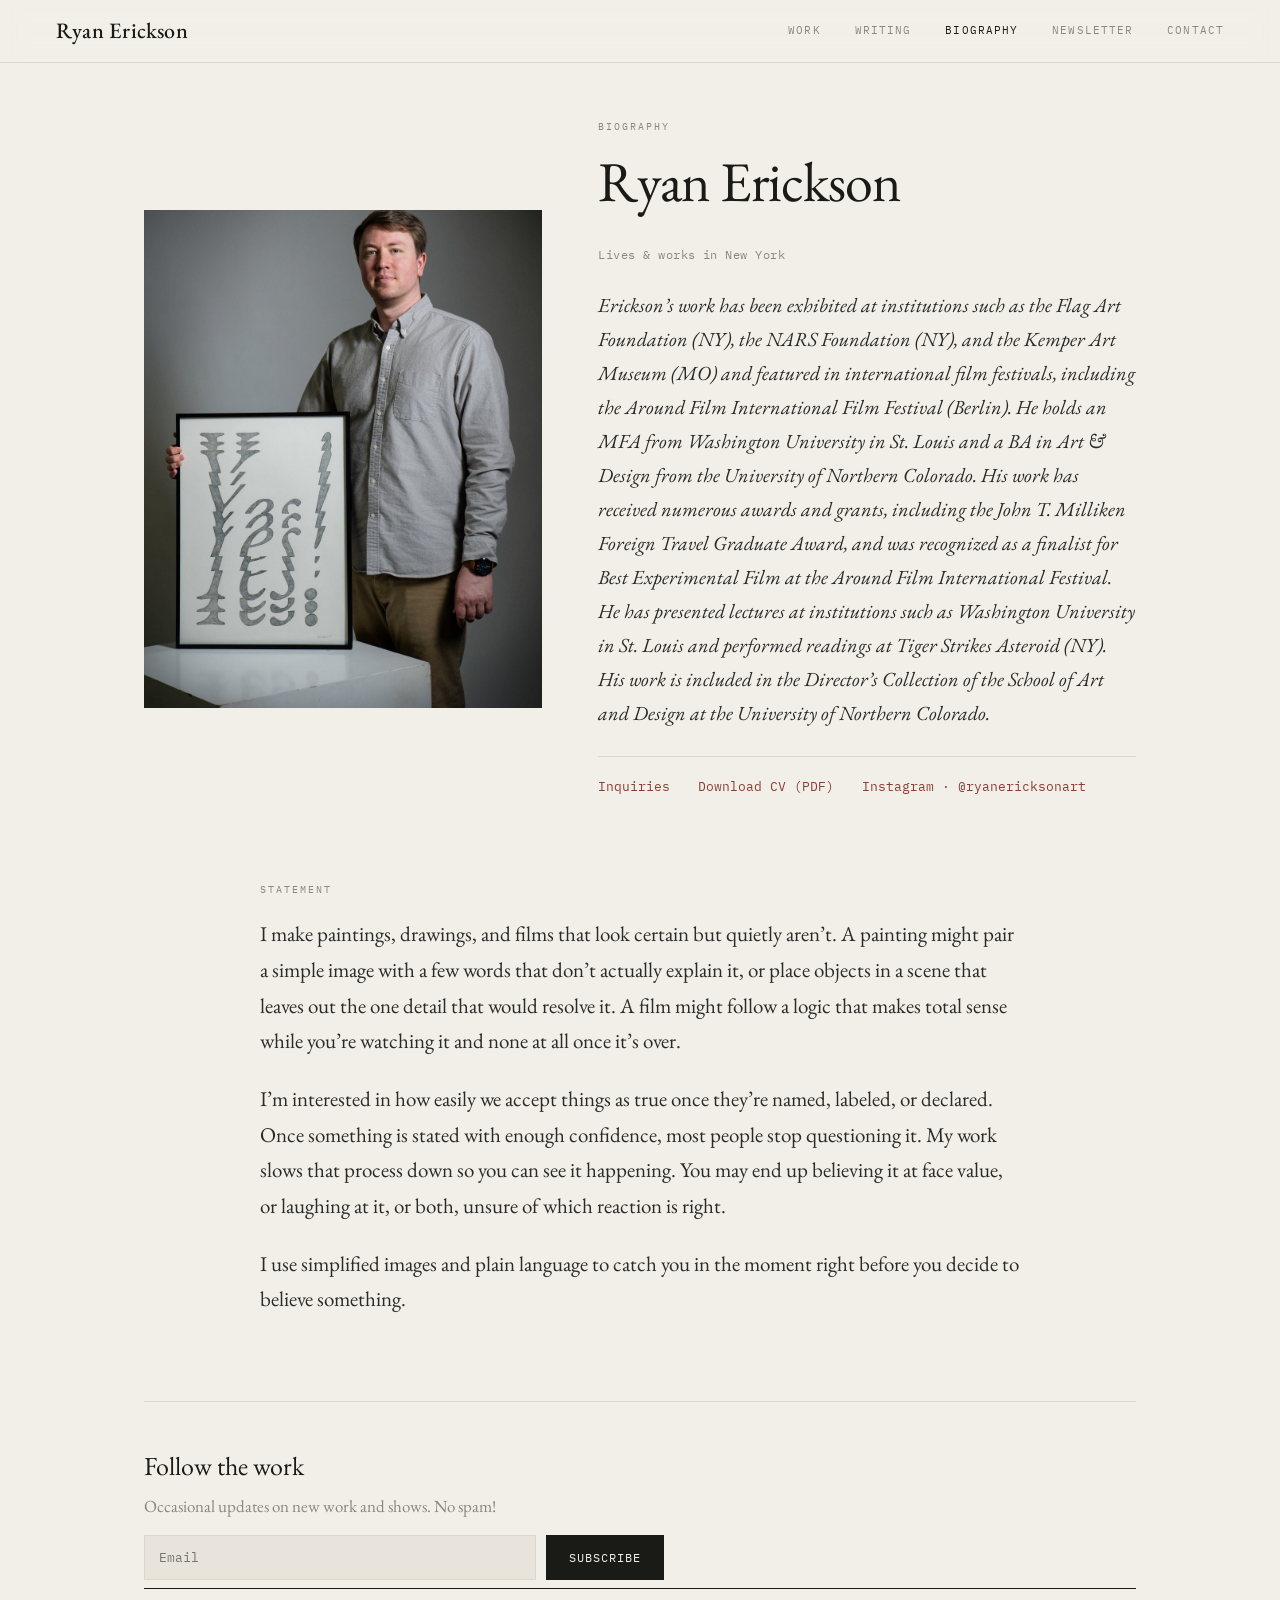
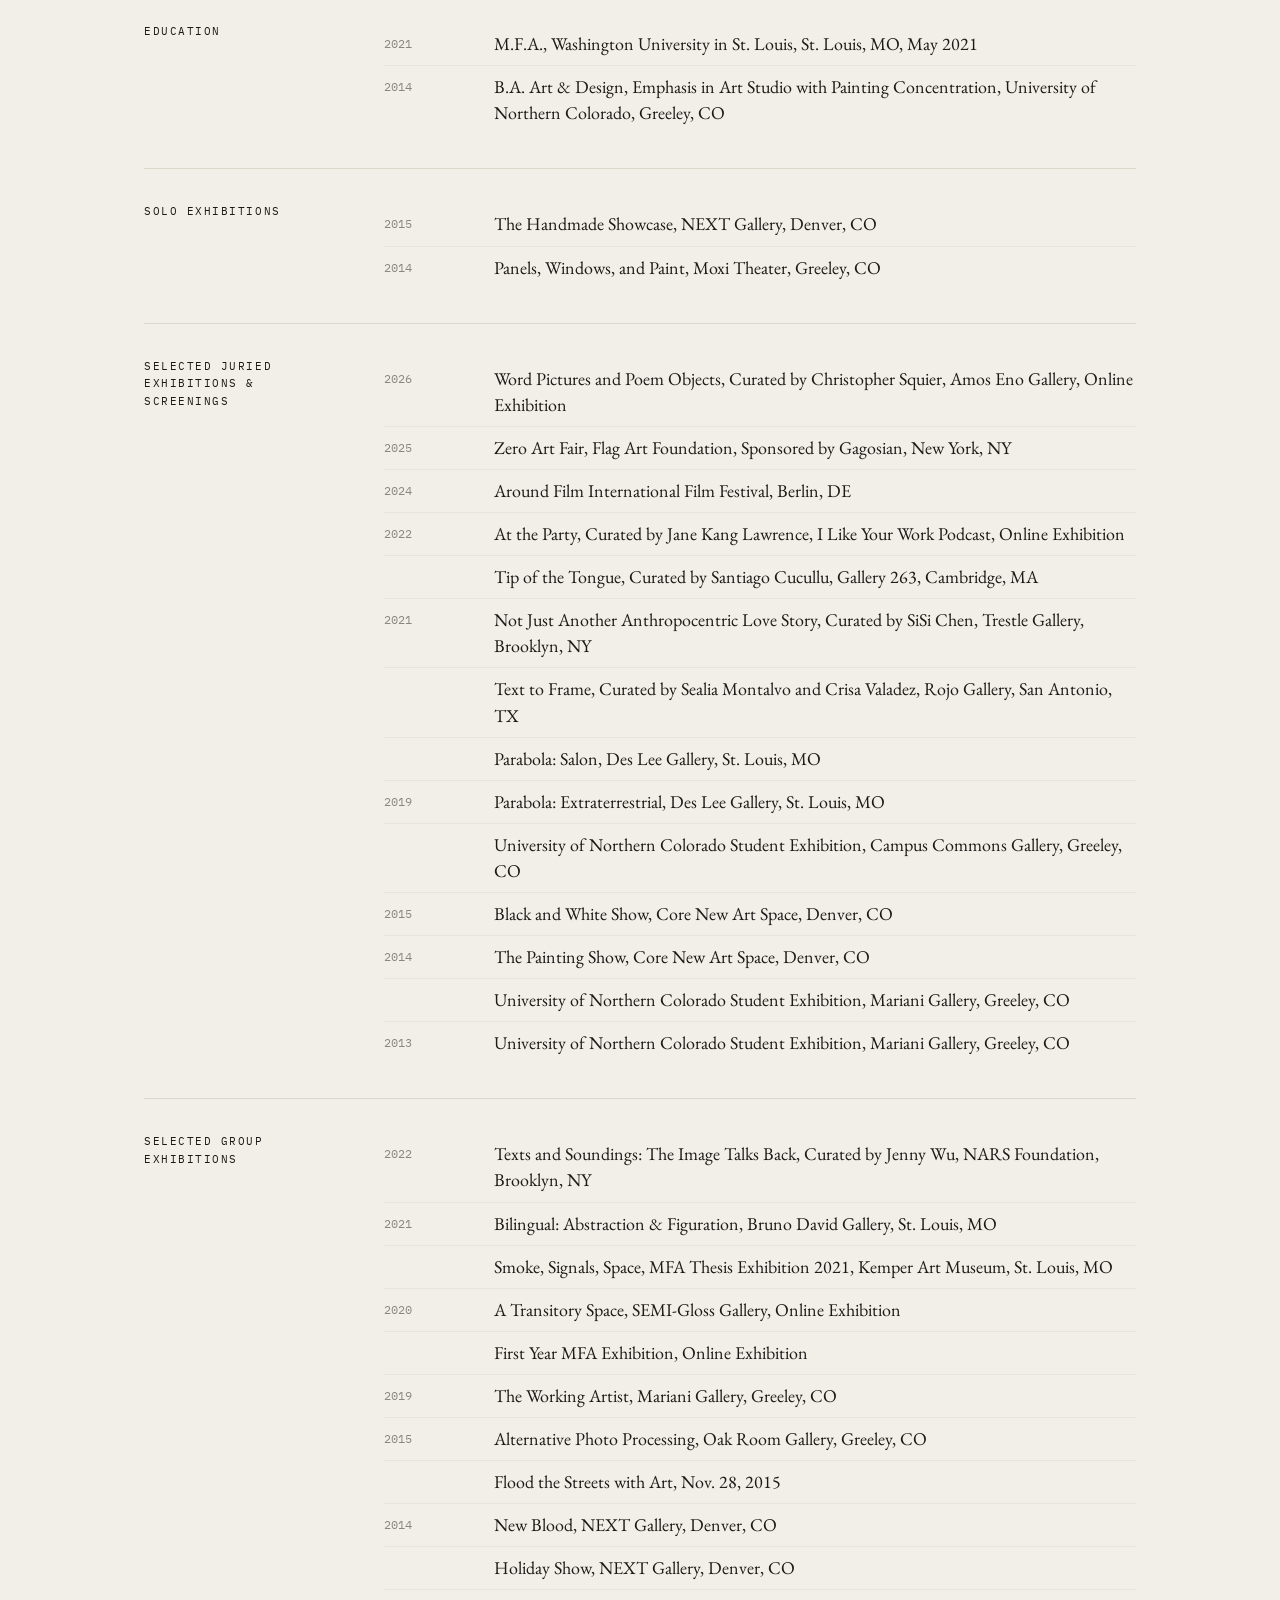
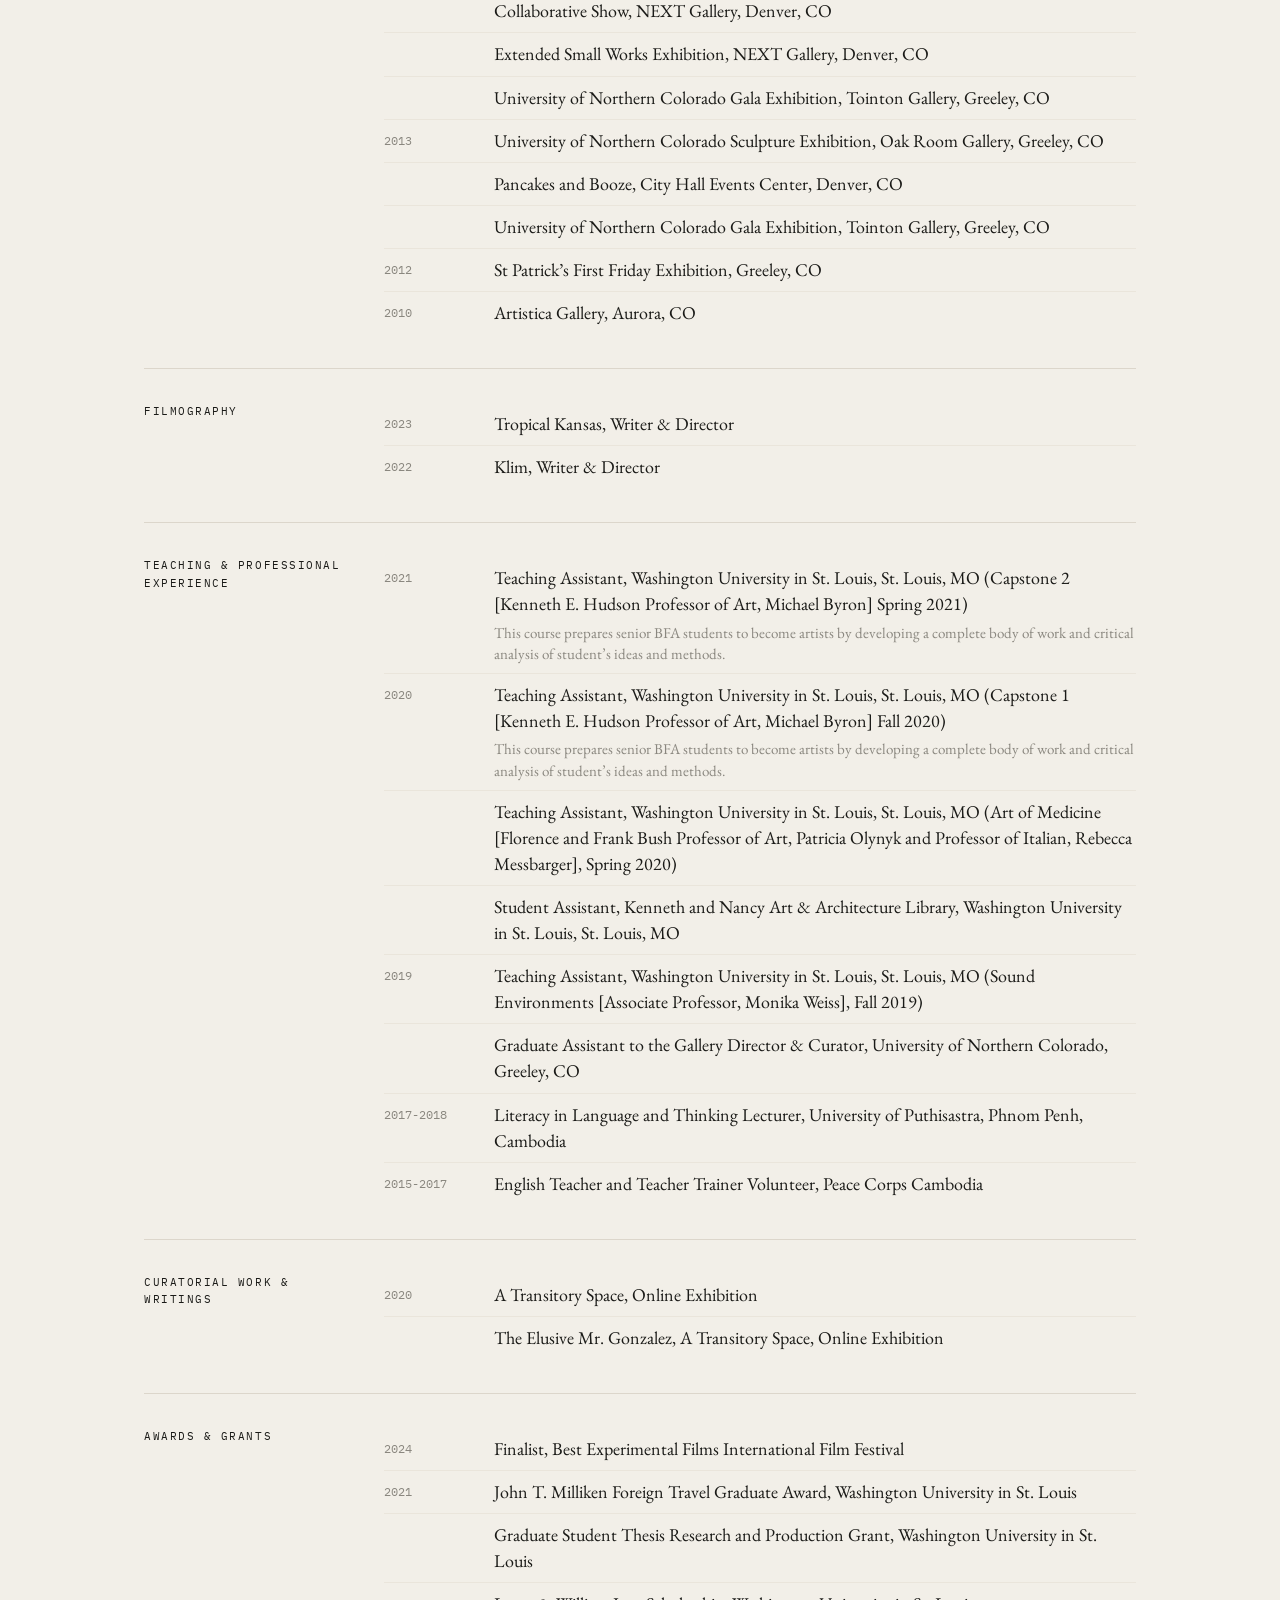
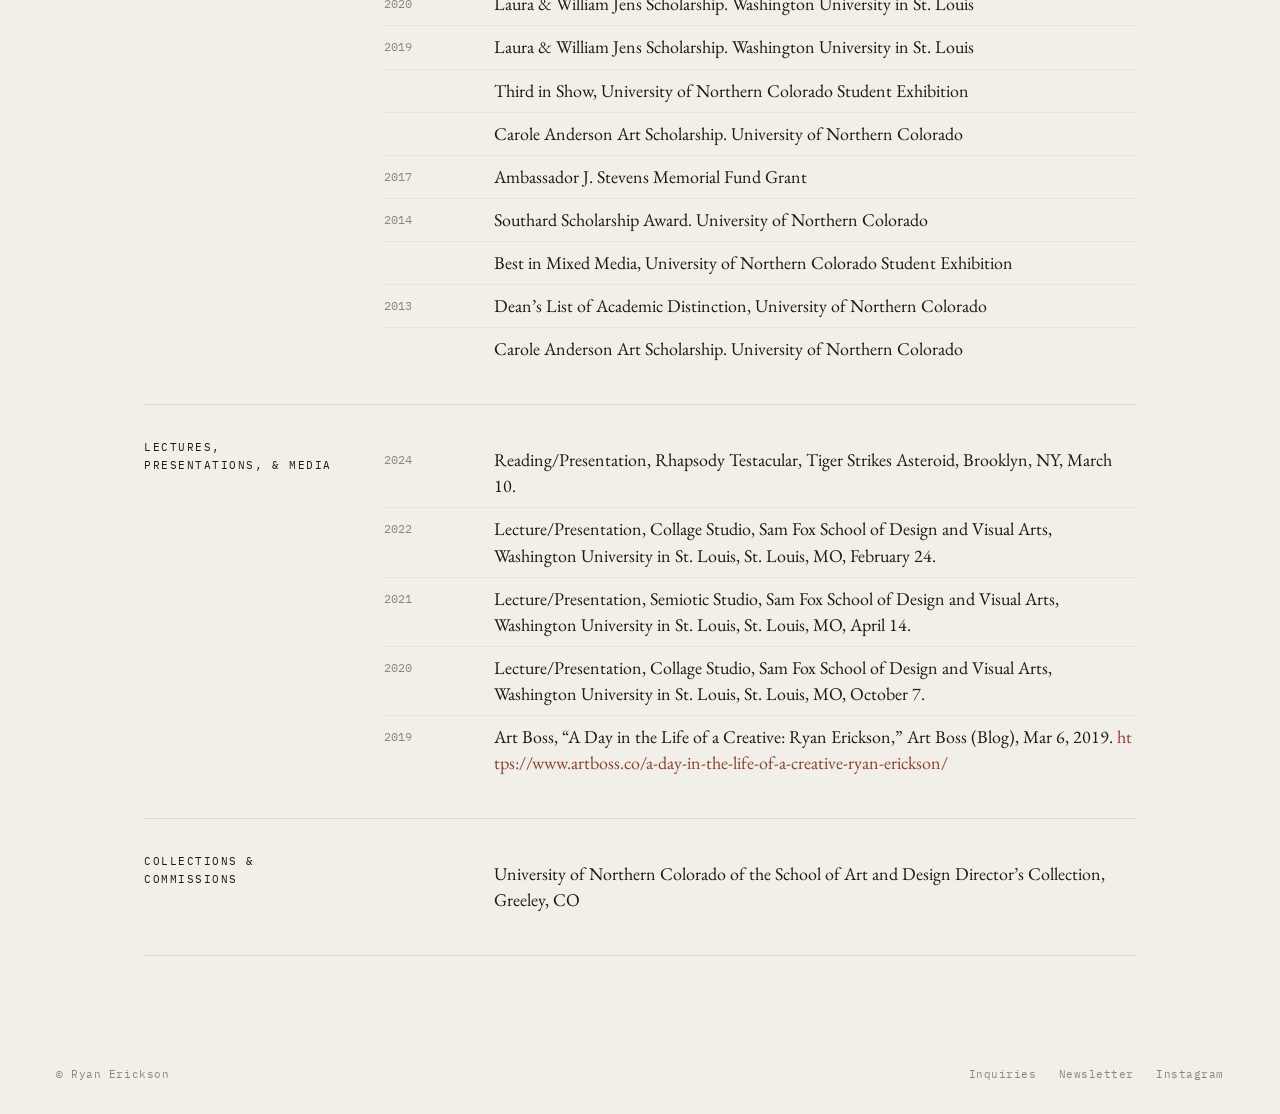
<file: biography.html>
<!doctype html>
<html lang="en"><head>
<meta charset="utf-8"><meta name="viewport" content="width=device-width, initial-scale=1">
<title>Biography — Ryan Erickson</title>
<meta name="description" content="Biography, artist statement, exhibitions, and CV of Ryan Erickson, a New York artist working in drawing, painting, and film.">
<meta property="og:type" content="website"><meta property="og:site_name" content="Ryan Erickson">
<meta property="og:title" content="Biography — Ryan Erickson"><meta property="og:description" content="Biography, artist statement, exhibitions, and CV of Ryan Erickson, a New York artist working in drawing, painting, and film.">
<meta property="og:image" content="https://ryanericksonart.com/assets/preview.jpg"><meta property="og:image:width" content="1200"><meta property="og:image:height" content="630">
<meta name="twitter:card" content="summary_large_image"><meta name="twitter:image" content="https://ryanericksonart.com/assets/preview.jpg">
<link rel="preconnect" href="https://fonts.googleapis.com"><link rel="preconnect" href="https://fonts.gstatic.com" crossorigin>
<link href="https://fonts.googleapis.com/css2?family=EB+Garamond:ital,wght@0,400;0,500;1,400&family=IBM+Plex+Mono:wght@400;500&display=swap" rel="stylesheet">
<link rel="stylesheet" href="assets/style.css">
<link rel="canonical" href="https://ryanericksonart.com/biography.html"><meta property="og:url" content="https://ryanericksonart.com/biography.html">
<script type="application/ld+json">{"@context": "https://schema.org", "@type": "Person", "name": "Ryan Erickson", "url": "https://ryanericksonart.com/", "jobTitle": "Artist", "description": "New York artist working in painting, drawing, and film.", "homeLocation": {"@type": "Place", "name": "New York"}, "sameAs": ["https://www.instagram.com/ryanericksonart/"]}</script>
</head><body>
<nav class="nav"><a class="brand" href="index.html">Ryan Erickson</a>
<div class="links"><a href="shape-of-language.html">Work</a><a href="writing.html">Writing</a><a href="biography.html" class="on">Biography</a><a class="sub" href="#signup" data-newsletter>Newsletter</a><a href="#contact" data-contact>Contact</a></div></nav>

<main class="wrap bio"><div class="bio-top"><div class="portrait"><img src="images/biography/01-ryan-erickson.jpg" alt="Ryan Erickson" width="507" height="900"></div>
<div><div class="label">Biography</div><h1 class="page-h">Ryan Erickson</h1><div class="mono">Lives &amp; works in New York</div><p class="lead">Erickson’s work has been exhibited at institutions such as the Flag Art Foundation (NY), the NARS Foundation (NY), and the Kemper Art Museum (MO) and featured in international film festivals, including the Around Film International Film Festival (Berlin). He holds an MFA from Washington University in St. Louis and a BA in Art &amp; Design from the University of Northern Colorado. His work has received numerous awards and grants, including the John T. Milliken Foreign Travel Graduate Award, and was recognized as a finalist for Best Experimental Film at the Around Film International Festival. He has presented lectures at institutions such as Washington University in St. Louis and performed readings at Tiger Strikes Asteroid (NY). His work is included in the Director’s Collection of the School of Art and Design at the University of Northern Colorado.</p><div class="contact-top"><a href="#contact" data-contact>Inquiries</a><a href="Ryan-Erickson-CV.pdf">Download CV (PDF)</a><a href="https://www.instagram.com/ryanericksonart/">Instagram · @ryanericksonart</a></div></div></div>
<section class="statement-col"><div class="label">Statement</div><p>I make paintings, drawings, and films that look certain but quietly aren’t. A painting might pair a simple image with a few words that don’t actually explain it, or place objects in a scene that leaves out the one detail that would resolve it. A film might follow a logic that makes total sense while you’re watching it and none at all once it’s over.</p><p>I’m interested in how easily we accept things as true once they’re named, labeled, or declared. Once something is stated with enough confidence, most people stop questioning it. My work slows that process down so you can see it happening. You may end up believing it at face value, or laughing at it, or both, unsure of which reaction is right.</p><p>I use simplified images and plain language to catch you in the moment right before you decide to believe something.</p></section>
<section class="signup" id="signup"><div id="mlb2-46688807" class="ml-form-embedContainer ml-subscribe-form ml-subscribe-form-46688807"><div class="ml-form-align-center"><div class="ml-form-embedWrapper embedForm"><div class="ml-form-embedBody ml-form-embedBodyDefault row-form">
<div class="ml-form-embedContent"><h4>Follow the work</h4><p>Occasional updates on new work and shows. No spam!</p></div>
<form class="ml-block-form" action="https://assets.mailerlite.com/jsonp/2682201/forms/200346558514857496/subscribe" data-code="" method="post" target="_blank">
<div class="ml-form-formContent"><div class="ml-form-fieldRow ml-last-item"><div class="ml-field-group ml-field-email ml-validate-email ml-validate-required"><input aria-label="email" aria-required="true" type="email" class="form-control" data-inputmask="" name="fields[email]" placeholder="Email" autocomplete="email"></div></div></div>
<input type="hidden" name="ml-submit" value="1">
<div class="ml-form-embedSubmit"><button type="submit" class="primary">Subscribe</button><button disabled="disabled" style="display:none" type="button" class="loading"><div class="ml-form-embedSubmitLoad"></div><span class="sr-only">Loading...</span></button></div>
<input type="hidden" name="anticsrf" value="true"></form></div>
<div class="ml-form-successBody row-success" style="display:none"><div class="ml-form-successContent"><h4>Thank you!</h4><p>Please check your email to confirm your subscription.</p></div></div>
</div></div></div></section>
<script>function ml_webform_success_46688807(){var $=ml_jQuery||jQuery;$('.ml-subscribe-form-46688807 .row-success').show();$('.ml-subscribe-form-46688807 .row-form').hide();}</script>
<script src="https://groot.mailerlite.com/js/w/webforms.min.js?v83147fa8ce2d95cb73ece7f28b469519"></script>
<script>fetch("https://assets.mailerlite.com/jsonp/2682201/forms/200346558514857496/takel")</script>
<section class="cv"><div class="cv-row"><h3>Education</h3><div class="cv-list"><div class="cv-item"><span class="yr">2021</span><span class="tx">M.F.A., Washington University in St. Louis, St. Louis, MO, May 2021</span></div><div class="cv-item"><span class="yr">2014</span><span class="tx">B.A. Art &amp; Design, Emphasis in Art Studio with Painting Concentration, University of Northern Colorado, Greeley, CO</span></div></div></div><div class="cv-row"><h3>Solo Exhibitions</h3><div class="cv-list"><div class="cv-item"><span class="yr">2015</span><span class="tx">The Handmade Showcase, NEXT Gallery, Denver, CO</span></div><div class="cv-item"><span class="yr">2014</span><span class="tx">Panels, Windows, and Paint, Moxi Theater, Greeley, CO</span></div></div></div><div class="cv-row"><h3>Selected Juried Exhibitions &amp; Screenings</h3><div class="cv-list"><div class="cv-item"><span class="yr">2026</span><span class="tx">Word Pictures and Poem Objects, Curated by Christopher Squier, Amos Eno Gallery, Online Exhibition</span></div><div class="cv-item"><span class="yr">2025</span><span class="tx">Zero Art Fair, Flag Art Foundation, Sponsored by Gagosian, New York, NY</span></div><div class="cv-item"><span class="yr">2024</span><span class="tx">Around Film International Film Festival, Berlin, DE</span></div><div class="cv-item"><span class="yr">2022</span><span class="tx">At the Party, Curated by Jane Kang Lawrence, I Like Your Work Podcast, Online Exhibition</span></div><div class="cv-item"><span class="yr"></span><span class="tx">Tip of the Tongue, Curated by Santiago Cucullu, Gallery 263, Cambridge, MA</span></div><div class="cv-item"><span class="yr">2021</span><span class="tx">Not Just Another Anthropocentric Love Story, Curated by SiSi Chen, Trestle Gallery, Brooklyn, NY</span></div><div class="cv-item"><span class="yr"></span><span class="tx">Text to Frame, Curated by Sealia Montalvo and Crisa Valadez, Rojo Gallery, San Antonio, TX</span></div><div class="cv-item"><span class="yr"></span><span class="tx">Parabola: Salon, Des Lee Gallery, St. Louis, MO</span></div><div class="cv-item"><span class="yr">2019</span><span class="tx">Parabola: Extraterrestrial, Des Lee Gallery, St. Louis, MO</span></div><div class="cv-item"><span class="yr"></span><span class="tx">University of Northern Colorado Student Exhibition, Campus Commons Gallery, Greeley, CO</span></div><div class="cv-item"><span class="yr">2015</span><span class="tx">Black and White Show, Core New Art Space, Denver, CO</span></div><div class="cv-item"><span class="yr">2014</span><span class="tx">The Painting Show, Core New Art Space, Denver, CO</span></div><div class="cv-item"><span class="yr"></span><span class="tx">University of Northern Colorado Student Exhibition, Mariani Gallery, Greeley, CO</span></div><div class="cv-item"><span class="yr">2013</span><span class="tx">University of Northern Colorado Student Exhibition, Mariani Gallery, Greeley, CO</span></div></div></div><div class="cv-row"><h3>Selected Group Exhibitions</h3><div class="cv-list"><div class="cv-item"><span class="yr">2022</span><span class="tx">Texts and Soundings: The Image Talks Back, Curated by Jenny Wu, NARS Foundation, Brooklyn, NY</span></div><div class="cv-item"><span class="yr">2021</span><span class="tx">Bilingual: Abstraction &amp; Figuration, Bruno David Gallery, St. Louis, MO</span></div><div class="cv-item"><span class="yr"></span><span class="tx">Smoke, Signals, Space, MFA Thesis Exhibition 2021, Kemper Art Museum, St. Louis, MO</span></div><div class="cv-item"><span class="yr">2020</span><span class="tx">A Transitory Space, SEMI-Gloss Gallery, Online Exhibition</span></div><div class="cv-item"><span class="yr"></span><span class="tx">First Year MFA Exhibition, Online Exhibition</span></div><div class="cv-item"><span class="yr">2019</span><span class="tx">The Working Artist, Mariani Gallery, Greeley, CO</span></div><div class="cv-item"><span class="yr">2015</span><span class="tx">Alternative Photo Processing, Oak Room Gallery, Greeley, CO</span></div><div class="cv-item"><span class="yr"></span><span class="tx">Flood the Streets with Art, Nov. 28, 2015</span></div><div class="cv-item"><span class="yr">2014</span><span class="tx">New Blood, NEXT Gallery, Denver, CO</span></div><div class="cv-item"><span class="yr"></span><span class="tx">Holiday Show, NEXT Gallery, Denver, CO</span></div><div class="cv-item"><span class="yr"></span><span class="tx">Collaborative Show, NEXT Gallery, Denver, CO</span></div><div class="cv-item"><span class="yr"></span><span class="tx">Extended Small Works Exhibition, NEXT Gallery, Denver, CO</span></div><div class="cv-item"><span class="yr"></span><span class="tx">University of Northern Colorado Gala Exhibition, Tointon Gallery, Greeley, CO</span></div><div class="cv-item"><span class="yr">2013</span><span class="tx">University of Northern Colorado Sculpture Exhibition, Oak Room Gallery, Greeley, CO</span></div><div class="cv-item"><span class="yr"></span><span class="tx">Pancakes and Booze, City Hall Events Center, Denver, CO</span></div><div class="cv-item"><span class="yr"></span><span class="tx">University of Northern Colorado Gala Exhibition, Tointon Gallery, Greeley, CO</span></div><div class="cv-item"><span class="yr">2012</span><span class="tx">St Patrick’s First Friday Exhibition, Greeley, CO</span></div><div class="cv-item"><span class="yr">2010</span><span class="tx">Artistica Gallery, Aurora, CO</span></div></div></div><div class="cv-row"><h3>Filmography</h3><div class="cv-list"><div class="cv-item"><span class="yr">2023</span><span class="tx">Tropical Kansas, Writer &amp; Director</span></div><div class="cv-item"><span class="yr">2022</span><span class="tx">Klim, Writer &amp; Director</span></div></div></div><div class="cv-row"><h3>Teaching &amp; Professional Experience</h3><div class="cv-list"><div class="cv-item"><span class="yr">2021</span><span class="tx">Teaching Assistant, Washington University in St. Louis, St. Louis, MO (Capstone 2 [Kenneth E. Hudson Professor of Art, Michael Byron] Spring 2021)<small>This course prepares senior BFA students to become artists by developing a complete body of work and critical analysis of student’s ideas and methods.</small></span></div><div class="cv-item"><span class="yr">2020</span><span class="tx">Teaching Assistant, Washington University in St. Louis, St. Louis, MO (Capstone 1 [Kenneth E. Hudson Professor of Art, Michael Byron] Fall 2020)<small>This course prepares senior BFA students to become artists by developing a complete body of work and critical analysis of student’s ideas and methods.</small></span></div><div class="cv-item"><span class="yr"></span><span class="tx">Teaching Assistant, Washington University in St. Louis, St. Louis, MO (Art of Medicine [Florence and Frank Bush Professor of Art, Patricia Olynyk and Professor of Italian, Rebecca Messbarger], Spring 2020)</span></div><div class="cv-item"><span class="yr"></span><span class="tx">Student Assistant, Kenneth and Nancy Art &amp; Architecture Library, Washington University in St. Louis, St. Louis, MO</span></div><div class="cv-item"><span class="yr">2019</span><span class="tx">Teaching Assistant, Washington University in St. Louis, St. Louis, MO (Sound Environments [Associate Professor, Monika Weiss], Fall 2019)</span></div><div class="cv-item"><span class="yr"></span><span class="tx">Graduate Assistant to the Gallery Director &amp; Curator, University of Northern Colorado, Greeley, CO</span></div><div class="cv-item"><span class="yr">2017-2018</span><span class="tx">Literacy in Language and Thinking Lecturer, University of Puthisastra, Phnom Penh, Cambodia</span></div><div class="cv-item"><span class="yr">2015-2017</span><span class="tx">English Teacher and Teacher Trainer Volunteer, Peace Corps Cambodia</span></div></div></div><div class="cv-row"><h3>Curatorial Work &amp; Writings</h3><div class="cv-list"><div class="cv-item"><span class="yr">2020</span><span class="tx">A Transitory Space, Online Exhibition</span></div><div class="cv-item"><span class="yr"></span><span class="tx">The Elusive Mr. Gonzalez, A Transitory Space, Online Exhibition</span></div></div></div><div class="cv-row"><h3>Awards &amp; Grants</h3><div class="cv-list"><div class="cv-item"><span class="yr">2024</span><span class="tx">Finalist, Best Experimental Films International Film Festival</span></div><div class="cv-item"><span class="yr">2021</span><span class="tx">John T. Milliken Foreign Travel Graduate Award, Washington University in St. Louis</span></div><div class="cv-item"><span class="yr"></span><span class="tx">Graduate Student Thesis Research and Production Grant, Washington University in St. Louis</span></div><div class="cv-item"><span class="yr">2020</span><span class="tx">Laura &amp; William Jens Scholarship. Washington University in St. Louis</span></div><div class="cv-item"><span class="yr">2019</span><span class="tx">Laura &amp; William Jens Scholarship. Washington University in St. Louis</span></div><div class="cv-item"><span class="yr"></span><span class="tx">Third in Show, University of Northern Colorado Student Exhibition</span></div><div class="cv-item"><span class="yr"></span><span class="tx">Carole Anderson Art Scholarship. University of Northern Colorado</span></div><div class="cv-item"><span class="yr">2017</span><span class="tx">Ambassador J. Stevens Memorial Fund Grant</span></div><div class="cv-item"><span class="yr">2014</span><span class="tx">Southard Scholarship Award. University of Northern Colorado</span></div><div class="cv-item"><span class="yr"></span><span class="tx">Best in Mixed Media, University of Northern Colorado Student Exhibition</span></div><div class="cv-item"><span class="yr">2013</span><span class="tx">Dean’s List of Academic Distinction, University of Northern Colorado</span></div><div class="cv-item"><span class="yr"></span><span class="tx">Carole Anderson Art Scholarship. University of Northern Colorado</span></div></div></div><div class="cv-row"><h3>Lectures, Presentations, &amp; Media</h3><div class="cv-list"><div class="cv-item"><span class="yr">2024</span><span class="tx">Reading/Presentation, Rhapsody Testacular, Tiger Strikes Asteroid, Brooklyn, NY, March 10.</span></div><div class="cv-item"><span class="yr">2022</span><span class="tx">Lecture/Presentation, Collage Studio, Sam Fox School of Design and Visual Arts, Washington University in St. Louis, St. Louis, MO, February 24.</span></div><div class="cv-item"><span class="yr">2021</span><span class="tx">Lecture/Presentation, Semiotic Studio, Sam Fox School of Design and Visual Arts, Washington University in St. Louis, St. Louis, MO, April 14.</span></div><div class="cv-item"><span class="yr">2020</span><span class="tx">Lecture/Presentation, Collage Studio, Sam Fox School of Design and Visual Arts, Washington University in St. Louis, St. Louis, MO, October 7.</span></div><div class="cv-item"><span class="yr">2019</span><span class="tx">Art Boss, “A Day in the Life of a Creative: Ryan Erickson,” Art Boss (Blog), Mar 6, 2019. <a href="https://www.artboss.co/a-day-in-the-life-of-a-creative-ryan-erickson/">https://www.artboss.co/a-day-in-the-life-of-a-creative-ryan-erickson/</a></span></div></div></div><div class="cv-row"><h3>Collections &amp; Commissions</h3><div class="cv-list"><div class="cv-item"><span class="yr"></span><span class="tx">University of Northern Colorado of the School of Art and Design Director’s Collection, Greeley, CO</span></div></div></div></section></main>
<footer class="foot"><span>© Ryan Erickson</span><span class="fl"><a href="#contact" data-contact>Inquiries</a><a href="#signup" data-newsletter>Newsletter</a><a href="https://www.instagram.com/ryanericksonart/">Instagram</a></span></footer>
<dialog class="contact" id="contact" aria-labelledby="contact-h" data-key="29a04591-5621-46d0-99b6-06f18a09fec8" data-mailto="" data-ml="https://assets.mailerlite.com/jsonp/2682201/forms/200346558514857496/subscribe">
<form method="dialog" class="c-close-form"><button class="c-x" aria-label="Close">×</button></form>
<form class="c-form" novalidate>
<div class="label">Inquiries</div><h2 id="contact-h">Get in touch</h2>
<p class="c-sub">Exhibitions, acquisitions, press, or just a note!</p>
<label>Name<input name="name" autocomplete="name" required></label>
<label>Email<input name="email" type="email" autocomplete="email" required></label>
<label>Message<textarea name="message" rows="5" required></textarea></label>
<input type="checkbox" name="botcheck" tabindex="-1" autocomplete="off" style="display:none">
<label class="c-check"><input type="checkbox" name="subscribe"> <span>Also add me to the mailing list</span></label>
<div class="c-err" role="alert"></div>
<button type="submit" class="c-send">Send</button>
</form>
<div class="c-done" hidden><h2>Thank you</h2><p>Your message is on its way. I'll reply soon.</p><button type="button" class="c-send c-again">Close</button></div>
</dialog>
<script data-goatcounter="https://ryanericksonart.goatcounter.com/count" async src="//gc.zgo.at/count.js"></script><script src="assets/site.js"></script></body></html>
</file>
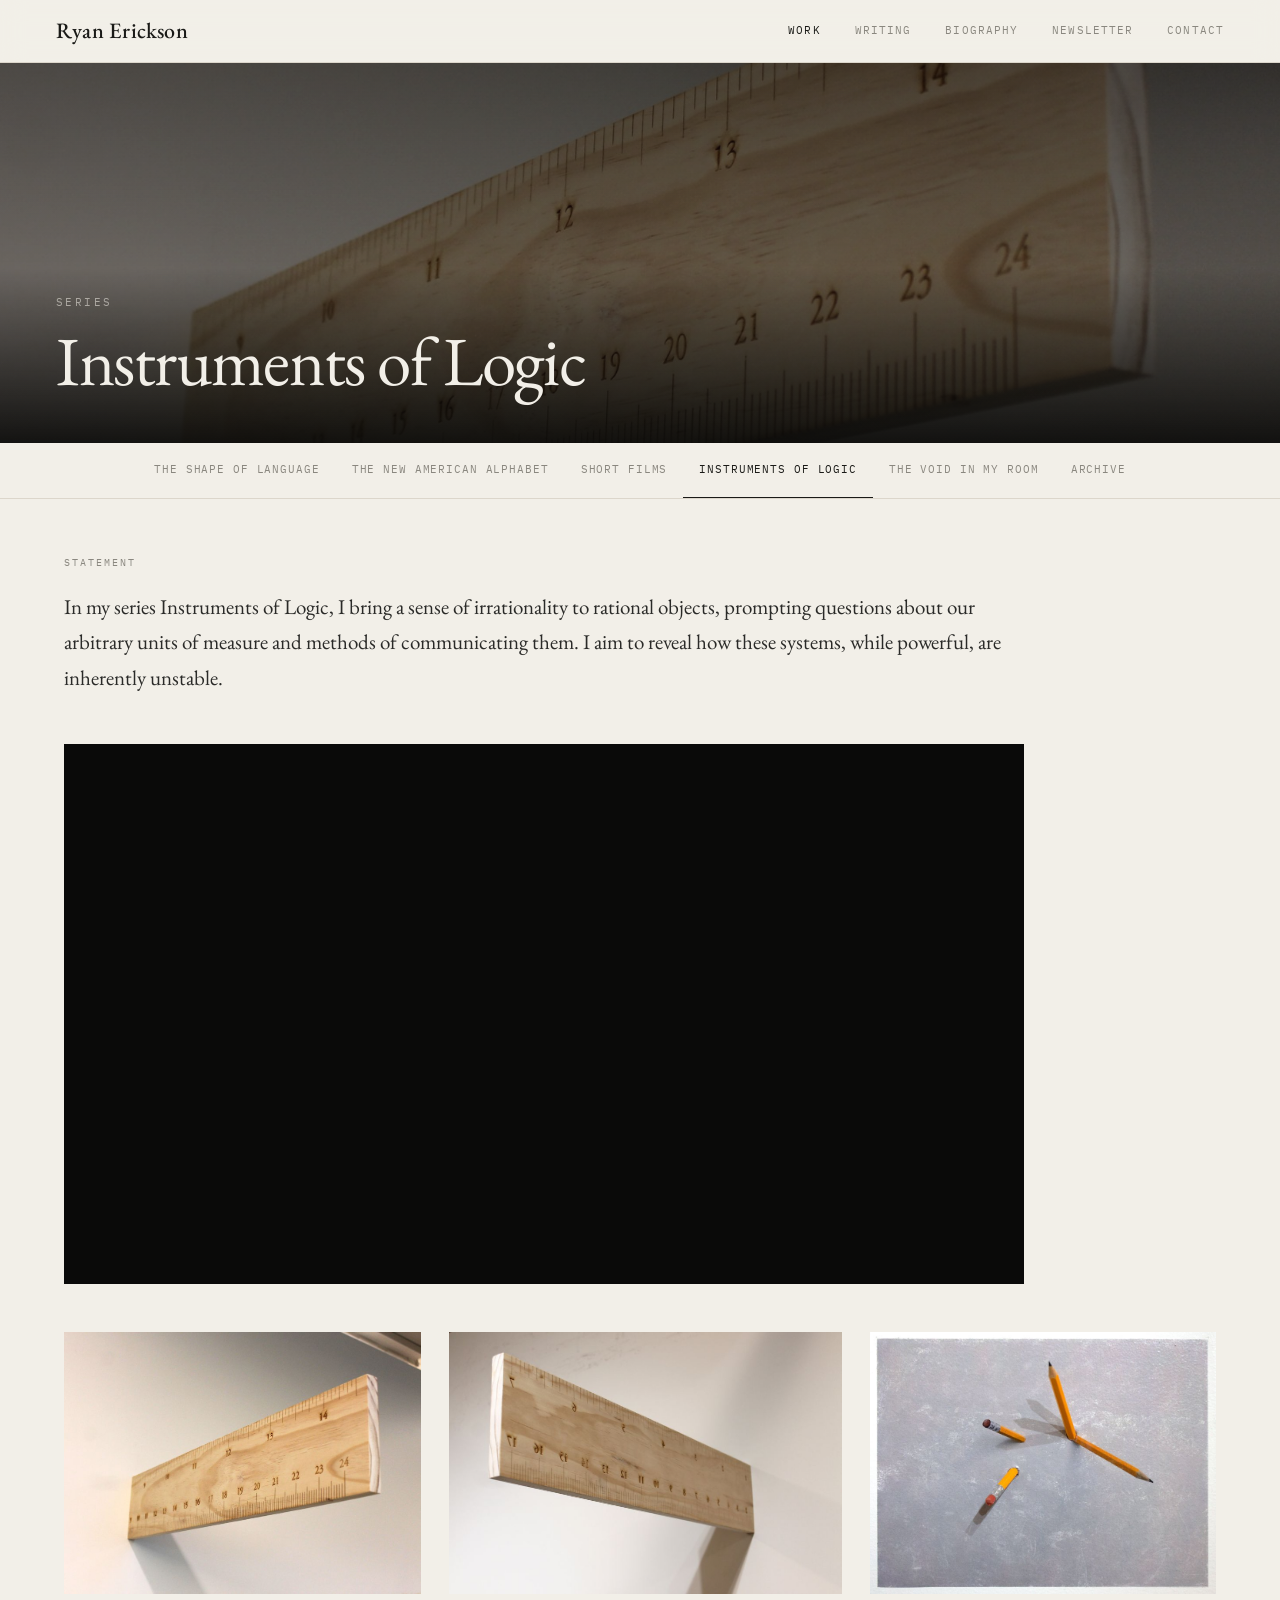
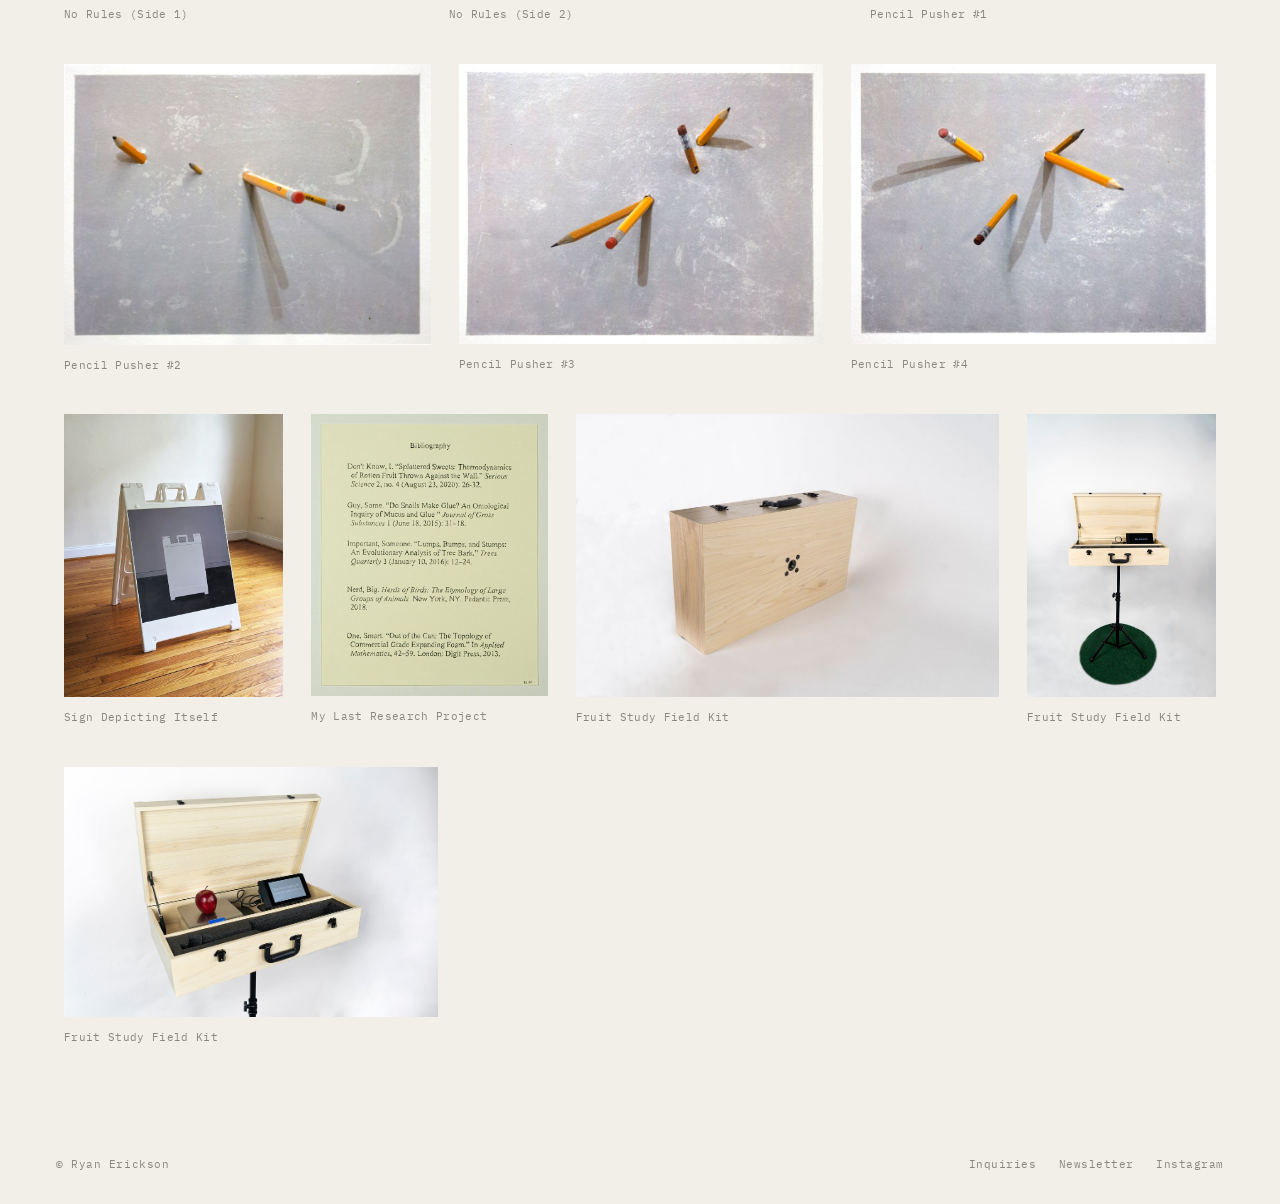
<file: instruments-of-logic.html>
<!doctype html>
<html lang="en"><head>
<meta charset="utf-8"><meta name="viewport" content="width=device-width, initial-scale=1">
<title>Instruments of Logic — Ryan Erickson</title>
<meta name="description" content="Instruments of Logic by Ryan Erickson: sculptures and drawings that bring irrationality to rational objects and question our arbitrary units of measure.">
<meta property="og:type" content="website"><meta property="og:site_name" content="Ryan Erickson">
<meta property="og:title" content="Instruments of Logic — Ryan Erickson"><meta property="og:description" content="Instruments of Logic by Ryan Erickson: sculptures and drawings that bring irrationality to rational objects and question our arbitrary units of measure.">
<meta property="og:image" content="https://ryanericksonart.com/assets/preview.jpg"><meta property="og:image:width" content="1200"><meta property="og:image:height" content="630">
<meta name="twitter:card" content="summary_large_image"><meta name="twitter:image" content="https://ryanericksonart.com/assets/preview.jpg">
<link rel="preconnect" href="https://fonts.googleapis.com"><link rel="preconnect" href="https://fonts.gstatic.com" crossorigin>
<link href="https://fonts.googleapis.com/css2?family=EB+Garamond:ital,wght@0,400;0,500;1,400&family=IBM+Plex+Mono:wght@400;500&display=swap" rel="stylesheet">
<link rel="stylesheet" href="assets/style.css">
<link rel="canonical" href="https://ryanericksonart.com/instruments-of-logic.html"><meta property="og:url" content="https://ryanericksonart.com/instruments-of-logic.html">
</head><body>
<nav class="nav"><a class="brand" href="index.html">Ryan Erickson</a>
<div class="links"><a href="shape-of-language.html" class="on">Work</a><a href="writing.html">Writing</a><a href="biography.html">Biography</a><a class="sub" href="#signup" data-newsletter>Newsletter</a><a href="#contact" data-contact>Contact</a></div></nav>

<header class="hero small"><div class="bg"><img src="images/instruments-of-logic/01-no-rules-side-1.jpg" alt="" class="on"><img src="images/instruments-of-logic/02-no-rules-side-2.jpg" alt="" class=""><img src="images/instruments-of-logic/03-pencil-pusher-1.jpg" alt="" class=""><img src="images/instruments-of-logic/04-pencil-pusher-2.jpg" alt="" class=""><img src="images/instruments-of-logic/05-pencil-pusher-3.jpg" alt="" class=""><img src="images/instruments-of-logic/06-pencil-pusher-4.jpg" alt="" class=""></div><div class="shade"></div>
<div class="hero-in"><div class="eyebrow">Series</div><h1>Instruments of Logic</h1></div></header>
<div class="tabs"><a href="shape-of-language.html">The Shape of Language</a><a href="new-american-alphabet.html">The New American Alphabet</a><a href="short-films.html">Short Films</a><a href="instruments-of-logic.html" class="on">Instruments of Logic</a><a href="the-void-in-my-room.html">The Void in My Room</a><a href="archive.html">Archive</a></div>
<main class="wrap"><div class="statement"><div class="label">Statement</div><p>In my series Instruments of Logic, I bring a sense of irrationality to rational objects, prompting questions about our arbitrary units of measure and methods of communicating them. I aim to reveal how these systems, while powerful, are inherently unstable.</p></div><div class="video-wrap"><div class="video"><iframe src="https://player.vimeo.com/video/562259616" title="Instruments of Logic — video" loading="lazy" allow="fullscreen; picture-in-picture" allowfullscreen></iframe></div></div><div class="grid">
<figure class="work" style="flex:136 0 339px;max-width:min(100%,842px)"><a href="images/instruments-of-logic/01-no-rules-side-1.jpg" data-full="images/instruments-of-logic/01-no-rules-side-1.jpg" data-title="No Rules (Side 1)" data-meta="Laser Cut Wood | 32 × 6 × .75 inches | 2020"><img src="images/instruments-of-logic/thumbs/01-no-rules-side-1.jpg" alt="No Rules (Side 1), laser cut wood by Ryan Erickson" width="900" height="663" loading="lazy"></a><figcaption>No Rules (Side 1)</figcaption></figure>
<figure class="work" style="flex:150 0 374px;max-width:min(100%,928px)"><a href="images/instruments-of-logic/02-no-rules-side-2.jpg" data-full="images/instruments-of-logic/02-no-rules-side-2.jpg" data-title="No Rules (Side 2)" data-meta="Laser Cut Wood | 32 × 6 × .75 inches | 2020"><img src="images/instruments-of-logic/thumbs/02-no-rules-side-2.jpg" alt="No Rules (Side 2), laser cut wood by Ryan Erickson" width="900" height="601" loading="lazy"></a><figcaption>No Rules (Side 2)</figcaption></figure>
<figure class="work" style="flex:132 0 329px;max-width:min(100%,817px)"><a href="images/instruments-of-logic/03-pencil-pusher-1.jpg" data-full="images/instruments-of-logic/03-pencil-pusher-1.jpg" data-title="Pencil Pusher #1" data-meta="Pencil and Image Transfer | 8 × 10 × 5 inches | 2020"><img src="images/instruments-of-logic/thumbs/03-pencil-pusher-1.jpg" alt="Pencil Pusher #1, pencil and image transfer by Ryan Erickson" width="900" height="683" loading="lazy"></a><figcaption>Pencil Pusher #1</figcaption></figure>
<figure class="work" style="flex:131 0 327px;max-width:min(100%,810px)"><a href="images/instruments-of-logic/04-pencil-pusher-2.jpg" data-full="images/instruments-of-logic/04-pencil-pusher-2.jpg" data-title="Pencil Pusher #2" data-meta="Pencil and Image Transfer | 8 × 10 × 7 inches | 2020"><img src="images/instruments-of-logic/thumbs/04-pencil-pusher-2.jpg" alt="Pencil Pusher #2, pencil and image transfer by Ryan Erickson" width="900" height="689" loading="lazy"></a><figcaption>Pencil Pusher #2</figcaption></figure>
<figure class="work" style="flex:130 0 325px;max-width:min(100%,806px)"><a href="images/instruments-of-logic/05-pencil-pusher-3.jpg" data-full="images/instruments-of-logic/05-pencil-pusher-3.jpg" data-title="Pencil Pusher #3" data-meta="Pencil and Image Transfer | 8 × 10 × 5 inches | 2020"><img src="images/instruments-of-logic/thumbs/05-pencil-pusher-3.jpg" alt="Pencil Pusher #3, pencil and image transfer by Ryan Erickson" width="900" height="692" loading="lazy"></a><figcaption>Pencil Pusher #3</figcaption></figure>
<figure class="work" style="flex:130 0 326px;max-width:min(100%,809px)"><a href="images/instruments-of-logic/06-pencil-pusher-4.jpg" data-full="images/instruments-of-logic/06-pencil-pusher-4.jpg" data-title="Pencil Pusher #4" data-meta="Pencil and Image Transfer | 8 × 10 × 5 inches | 2020"><img src="images/instruments-of-logic/thumbs/06-pencil-pusher-4.jpg" alt="Pencil Pusher #4, pencil and image transfer by Ryan Erickson" width="900" height="690" loading="lazy"></a><figcaption>Pencil Pusher #4</figcaption></figure>
<figure class="work" style="flex:77 0 194px;max-width:min(100%,480px)"><a href="images/instruments-of-logic/07-sign-depicting-itself.jpg" data-full="images/instruments-of-logic/07-sign-depicting-itself.jpg" data-title="Sign Depicting Itself" data-meta="Vinyl Print on Sign | 3 × 2 × 2.5 feet | 2019"><img src="images/instruments-of-logic/thumbs/07-sign-depicting-itself.jpg" alt="Sign Depicting Itself, vinyl print on sign by Ryan Erickson" width="697" height="900" loading="lazy"></a><figcaption>Sign Depicting Itself</figcaption></figure>
<figure class="work" style="flex:84 0 209px;max-width:min(100%,519px)"><a href="images/instruments-of-logic/08-my-last-research-project.jpg" data-full="images/instruments-of-logic/08-my-last-research-project.jpg" data-title="My Last Research Project" data-meta="Pencil on Paper | 17 × 14 inches | 2021 | Photographed by Gaoyuan Pan"><img src="images/instruments-of-logic/thumbs/08-my-last-research-project.jpg" alt="My Last Research Project, pencil on paper by Ryan Erickson" width="754" height="900" loading="lazy"></a><figcaption>My Last Research Project</figcaption></figure>
<figure class="work" style="flex:150 0 374px;max-width:min(100%,928px)"><a href="images/instruments-of-logic/09-fruit-study-field-kit.jpg" data-full="images/instruments-of-logic/09-fruit-study-field-kit.jpg" data-title="Fruit Study Field Kit" data-meta="Computer, scale, wood, and stand | 27.5 × 15.5 × 6.5 inches (collapsed) | 2021 | Photographed by Gaoyuan Pan"><img src="images/instruments-of-logic/thumbs/09-fruit-study-field-kit.jpg" alt="Fruit Study Field Kit, computer, scale, wood, and stand by Ryan Erickson (1 of 3)" width="900" height="601" loading="lazy"></a><figcaption>Fruit Study Field Kit</figcaption></figure>
<figure class="work" style="flex:67 0 167px;max-width:min(100%,414px)"><a href="images/instruments-of-logic/10-fruit-study-field-kit.jpg" data-full="images/instruments-of-logic/10-fruit-study-field-kit.jpg" data-title="Fruit Study Field Kit" data-meta="Computer, scale, wood, and stand | 55 × 27.5 × 15.5 inches | 2021 | Photographed by Gaoyuan Pan"><img src="images/instruments-of-logic/thumbs/10-fruit-study-field-kit.jpg" alt="Fruit Study Field Kit, computer, scale, wood, and stand by Ryan Erickson (2 of 3)" width="601" height="900" loading="lazy"></a><figcaption>Fruit Study Field Kit</figcaption></figure>
<figure class="work" style="flex:150 0 374px;max-width:min(100%,928px)"><a href="images/instruments-of-logic/11-fruit-study-field-kit.jpg" data-full="images/instruments-of-logic/11-fruit-study-field-kit.jpg" data-title="Fruit Study Field Kit" data-meta="Computer, scale, wood, and stand | 55 × 27.5 × 15.5 inches | 2021 | Photographed by Gaoyuan Pan"><img src="images/instruments-of-logic/thumbs/11-fruit-study-field-kit.jpg" alt="Fruit Study Field Kit, computer, scale, wood, and stand by Ryan Erickson (3 of 3)" width="900" height="601" loading="lazy"></a><figcaption>Fruit Study Field Kit</figcaption></figure>
</div></main>
<dialog class="contact newsletter" id="newsletter" aria-label="Newsletter"><form method="dialog" class="c-close-form"><button class="c-x" aria-label="Close">×</button></form><div id="mlb2-46688807" class="ml-form-embedContainer ml-subscribe-form ml-subscribe-form-46688807"><div class="ml-form-align-center"><div class="ml-form-embedWrapper embedForm"><div class="ml-form-embedBody ml-form-embedBodyDefault row-form">
<div class="ml-form-embedContent"><h4>Follow the work</h4><p>Occasional updates on new work and shows. No spam!</p></div>
<form class="ml-block-form" action="https://assets.mailerlite.com/jsonp/2682201/forms/200346558514857496/subscribe" data-code="" method="post" target="_blank">
<div class="ml-form-formContent"><div class="ml-form-fieldRow ml-last-item"><div class="ml-field-group ml-field-email ml-validate-email ml-validate-required"><input aria-label="email" aria-required="true" type="email" class="form-control" data-inputmask="" name="fields[email]" placeholder="Email" autocomplete="email"></div></div></div>
<input type="hidden" name="ml-submit" value="1">
<div class="ml-form-embedSubmit"><button type="submit" class="primary">Subscribe</button><button disabled="disabled" style="display:none" type="button" class="loading"><div class="ml-form-embedSubmitLoad"></div><span class="sr-only">Loading...</span></button></div>
<input type="hidden" name="anticsrf" value="true"></form></div>
<div class="ml-form-successBody row-success" style="display:none"><div class="ml-form-successContent"><h4>Thank you!</h4><p>Please check your email to confirm your subscription.</p></div></div>
</div></div></div></dialog>
<script>function ml_webform_success_46688807(){var $=ml_jQuery||jQuery;$('.ml-subscribe-form-46688807 .row-success').show();$('.ml-subscribe-form-46688807 .row-form').hide();}</script>
<script src="https://groot.mailerlite.com/js/w/webforms.min.js?v83147fa8ce2d95cb73ece7f28b469519"></script>
<script>fetch("https://assets.mailerlite.com/jsonp/2682201/forms/200346558514857496/takel")</script>
<footer class="foot"><span>© Ryan Erickson</span><span class="fl"><a href="#contact" data-contact>Inquiries</a><a href="#signup" data-newsletter>Newsletter</a><a href="https://www.instagram.com/ryanericksonart/">Instagram</a></span></footer>
<dialog class="contact" id="contact" aria-labelledby="contact-h" data-key="29a04591-5621-46d0-99b6-06f18a09fec8" data-mailto="" data-ml="https://assets.mailerlite.com/jsonp/2682201/forms/200346558514857496/subscribe">
<form method="dialog" class="c-close-form"><button class="c-x" aria-label="Close">×</button></form>
<form class="c-form" novalidate>
<div class="label">Inquiries</div><h2 id="contact-h">Get in touch</h2>
<p class="c-sub">Exhibitions, acquisitions, press, or just a note!</p>
<label>Name<input name="name" autocomplete="name" required></label>
<label>Email<input name="email" type="email" autocomplete="email" required></label>
<label>Message<textarea name="message" rows="5" required></textarea></label>
<input type="checkbox" name="botcheck" tabindex="-1" autocomplete="off" style="display:none">
<label class="c-check"><input type="checkbox" name="subscribe"> <span>Also add me to the mailing list</span></label>
<div class="c-err" role="alert"></div>
<button type="submit" class="c-send">Send</button>
</form>
<div class="c-done" hidden><h2>Thank you</h2><p>Your message is on its way. I'll reply soon.</p><button type="button" class="c-send c-again">Close</button></div>
</dialog>
<script data-goatcounter="https://ryanericksonart.goatcounter.com/count" async src="//gc.zgo.at/count.js"></script><script src="assets/site.js"></script></body></html>
</file>
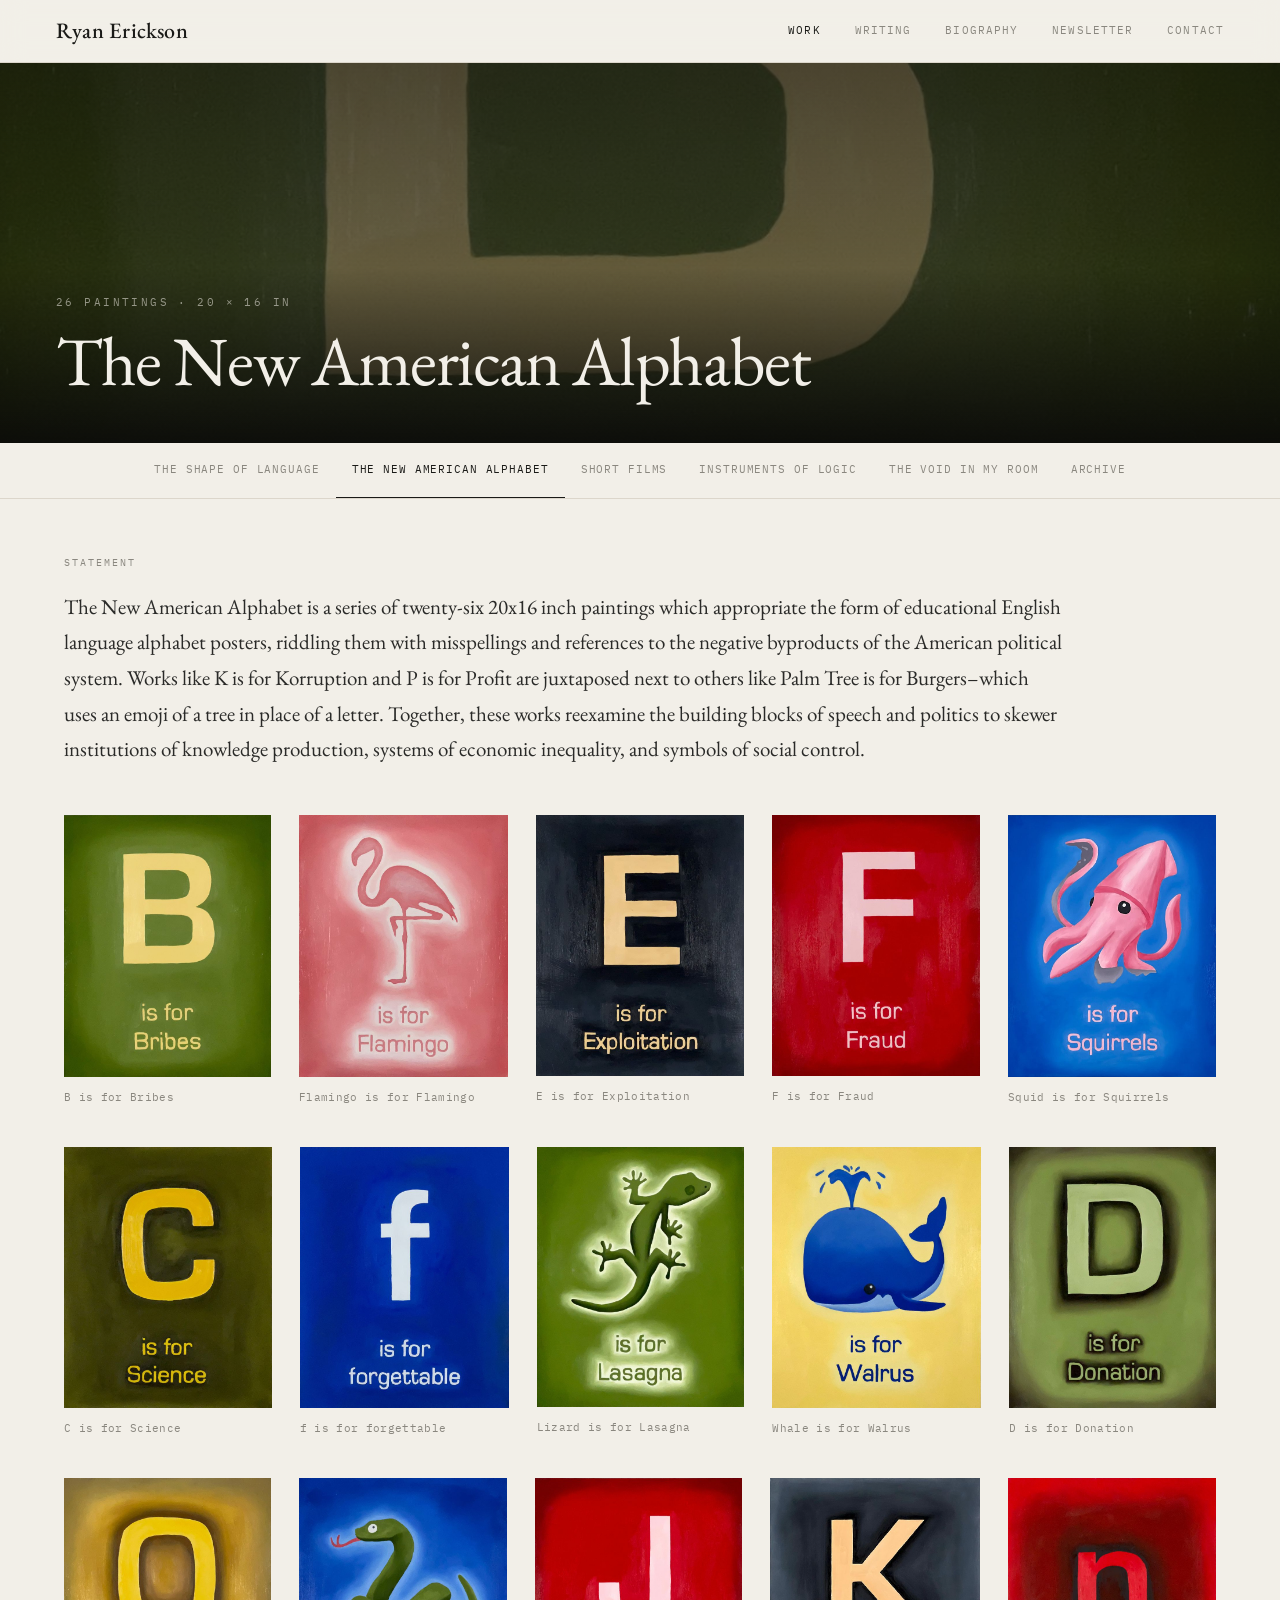
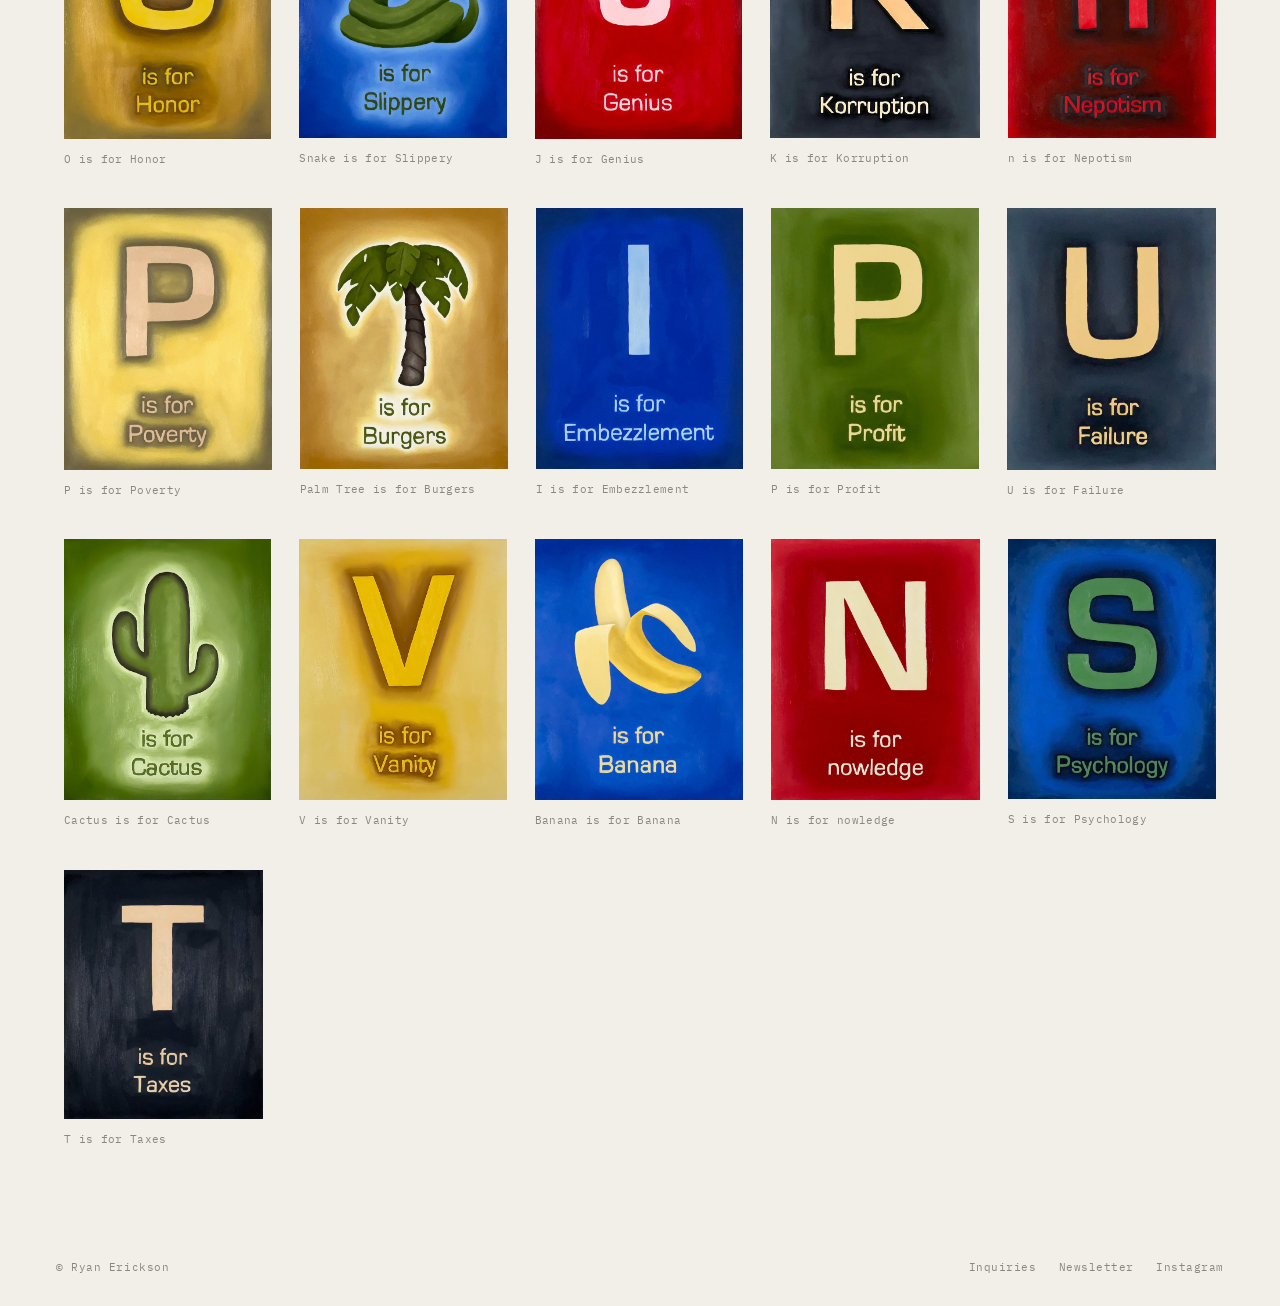
<file: new-american-alphabet.html>
<!doctype html>
<html lang="en"><head>
<meta charset="utf-8"><meta name="viewport" content="width=device-width, initial-scale=1">
<title>The New American Alphabet — Ryan Erickson</title>
<meta name="description" content="The New American Alphabet: 26 oil paintings by Ryan Erickson that turn educational alphabet posters into satire of American politics, from Bribes to Korruption.">
<meta property="og:type" content="website"><meta property="og:site_name" content="Ryan Erickson">
<meta property="og:title" content="The New American Alphabet — Ryan Erickson"><meta property="og:description" content="The New American Alphabet: 26 oil paintings by Ryan Erickson that turn educational alphabet posters into satire of American politics, from Bribes to Korruption.">
<meta property="og:image" content="https://ryanericksonart.com/assets/preview.jpg"><meta property="og:image:width" content="1200"><meta property="og:image:height" content="630">
<meta name="twitter:card" content="summary_large_image"><meta name="twitter:image" content="https://ryanericksonart.com/assets/preview.jpg">
<link rel="preconnect" href="https://fonts.googleapis.com"><link rel="preconnect" href="https://fonts.gstatic.com" crossorigin>
<link href="https://fonts.googleapis.com/css2?family=EB+Garamond:ital,wght@0,400;0,500;1,400&family=IBM+Plex+Mono:wght@400;500&display=swap" rel="stylesheet">
<link rel="stylesheet" href="assets/style.css">
<link rel="canonical" href="https://ryanericksonart.com/new-american-alphabet.html"><meta property="og:url" content="https://ryanericksonart.com/new-american-alphabet.html">
</head><body>
<nav class="nav"><a class="brand" href="index.html">Ryan Erickson</a>
<div class="links"><a href="shape-of-language.html" class="on">Work</a><a href="writing.html">Writing</a><a href="biography.html">Biography</a><a class="sub" href="#signup" data-newsletter>Newsletter</a><a href="#contact" data-contact>Contact</a></div></nav>

<header class="hero small"><div class="bg"><img src="images/new-american-alphabet/01-b-is-for-bribes.jpg" alt="" class="on"><img src="images/new-american-alphabet/02-flamingo-is-for-flamingo.jpg" alt="" class=""><img src="images/new-american-alphabet/03-e-is-for-exploitation.jpg" alt="" class=""><img src="images/new-american-alphabet/04-f-is-for-fraud.jpg" alt="" class=""><img src="images/new-american-alphabet/05-squid-is-for-squirrels.jpg" alt="" class=""><img src="images/new-american-alphabet/06-c-is-for-science.jpg" alt="" class=""></div><div class="shade"></div>
<div class="hero-in"><div class="eyebrow">26 paintings · 20 × 16 in</div><h1>The New American Alphabet</h1></div></header>
<div class="tabs"><a href="shape-of-language.html">The Shape of Language</a><a href="new-american-alphabet.html" class="on">The New American Alphabet</a><a href="short-films.html">Short Films</a><a href="instruments-of-logic.html">Instruments of Logic</a><a href="the-void-in-my-room.html">The Void in My Room</a><a href="archive.html">Archive</a></div>
<main class="wrap"><div class="statement"><div class="label">Statement</div><p>The New American Alphabet is a series of twenty-six 20x16 inch paintings which appropriate the form of educational English language alphabet posters, riddling them with misspellings and references to the negative byproducts of the American political system. Works like K is for Korruption and P is for Profit are juxtaposed next to others like Palm Tree is for Burgers–which uses an emoji of a tree in place of a letter. Together, these works reexamine the building blocks of speech and politics to skewer institutions of knowledge production, systems of economic inequality, and symbols of social control.</p></div><div class="grid">
<figure class="work" style="flex:79 0 198px;max-width:min(100%,490px)"><a href="images/new-american-alphabet/01-b-is-for-bribes.jpg" data-full="images/new-american-alphabet/01-b-is-for-bribes.jpg" data-title="B is for Bribes" data-meta="Oil on panel | 20 × 16 inches | 2022-2023"><img src="images/new-american-alphabet/thumbs/01-b-is-for-bribes.jpg" alt="B is for Bribes, oil on panel by Ryan Erickson" width="711" height="900" loading="lazy"></a><figcaption>B is for Bribes</figcaption></figure>
<figure class="work" style="flex:80 0 200px;max-width:min(100%,495px)"><a href="images/new-american-alphabet/02-flamingo-is-for-flamingo.jpg" data-full="images/new-american-alphabet/02-flamingo-is-for-flamingo.jpg" data-title="Flamingo is for Flamingo" data-meta="Oil on panel | 20 × 16 inches | 2022-2023"><img src="images/new-american-alphabet/thumbs/02-flamingo-is-for-flamingo.jpg" alt="Flamingo is for Flamingo, oil on panel by Ryan Erickson" width="719" height="900" loading="lazy"></a><figcaption>Flamingo is for Flamingo</figcaption></figure>
<figure class="work" style="flex:80 0 199px;max-width:min(100%,494px)"><a href="images/new-american-alphabet/03-e-is-for-exploitation.jpg" data-full="images/new-american-alphabet/03-e-is-for-exploitation.jpg" data-title="E is for Exploitation" data-meta="Oil on panel | 20 × 16 inches | 2022-2023"><img src="images/new-american-alphabet/thumbs/03-e-is-for-exploitation.jpg" alt="E is for Exploitation, oil on panel by Ryan Erickson" width="717" height="900" loading="lazy"></a><figcaption>E is for Exploitation</figcaption></figure>
<figure class="work" style="flex:80 0 199px;max-width:min(100%,494px)"><a href="images/new-american-alphabet/04-f-is-for-fraud.jpg" data-full="images/new-american-alphabet/04-f-is-for-fraud.jpg" data-title="F is for Fraud" data-meta="Oil on panel | 20 × 16 inches | 2022-2023"><img src="images/new-american-alphabet/thumbs/04-f-is-for-fraud.jpg" alt="F is for Fraud, oil on panel by Ryan Erickson" width="717" height="900" loading="lazy"></a><figcaption>F is for Fraud</figcaption></figure>
<figure class="work" style="flex:79 0 199px;max-width:min(100%,493px)"><a href="images/new-american-alphabet/05-squid-is-for-squirrels.jpg" data-full="images/new-american-alphabet/05-squid-is-for-squirrels.jpg" data-title="Squid is for Squirrels" data-meta="Oil on panel | 20 × 16 inches | 2022-2023"><img src="images/new-american-alphabet/thumbs/05-squid-is-for-squirrels.jpg" alt="Squid is for Squirrels, oil on panel by Ryan Erickson" width="715" height="900" loading="lazy"></a><figcaption>Squid is for Squirrels</figcaption></figure>
<figure class="work" style="flex:80 0 199px;max-width:min(100%,493px)"><a href="images/new-american-alphabet/06-c-is-for-science.jpg" data-full="images/new-american-alphabet/06-c-is-for-science.jpg" data-title="C is for Science" data-meta="Oil on panel | 20 × 16 inches | 2022-2023"><img src="images/new-american-alphabet/thumbs/06-c-is-for-science.jpg" alt="C is for Science, oil on panel by Ryan Erickson" width="716" height="900" loading="lazy"></a><figcaption>C is for Science</figcaption></figure>
<figure class="work" style="flex:80 0 200px;max-width:min(100%,495px)"><a href="images/new-american-alphabet/07-f-is-for-forgettable.jpg" data-full="images/new-american-alphabet/07-f-is-for-forgettable.jpg" data-title="f is for forgettable" data-meta="Oil on panel | 20 × 16 inches | 2022-2023"><img src="images/new-american-alphabet/thumbs/07-f-is-for-forgettable.jpg" alt="f is for forgettable, oil on panel by Ryan Erickson" width="719" height="900" loading="lazy"></a><figcaption>f is for forgettable</figcaption></figure>
<figure class="work" style="flex:80 0 199px;max-width:min(100%,495px)"><a href="images/new-american-alphabet/08-lizard-if-for-lasagna.jpg" data-full="images/new-american-alphabet/08-lizard-if-for-lasagna.jpg" data-title="Lizard is for Lasagna" data-meta="Oil on panel | 20 × 16 inches | 2022-2023"><img src="images/new-american-alphabet/thumbs/08-lizard-if-for-lasagna.jpg" alt="Lizard is for Lasagna, oil on panel by Ryan Erickson" width="718" height="900" loading="lazy"></a><figcaption>Lizard is for Lasagna</figcaption></figure>
<figure class="work" style="flex:80 0 200px;max-width:min(100%,496px)"><a href="images/new-american-alphabet/09-whale-is-for-warlus.jpg" data-full="images/new-american-alphabet/09-whale-is-for-warlus.jpg" data-title="Whale is for Walrus" data-meta="Oil on panel | 20 × 16 inches | 2022-2023"><img src="images/new-american-alphabet/thumbs/09-whale-is-for-warlus.jpg" alt="Whale is for Walrus, oil on panel by Ryan Erickson" width="720" height="900" loading="lazy"></a><figcaption>Whale is for Walrus</figcaption></figure>
<figure class="work" style="flex:79 0 198px;max-width:min(100%,490px)"><a href="images/new-american-alphabet/10-d-is-for-donation.jpg" data-full="images/new-american-alphabet/10-d-is-for-donation.jpg" data-title="D is for Donation" data-meta="Oil on panel | 20 × 16 inches | 2022-2023"><img src="images/new-american-alphabet/thumbs/10-d-is-for-donation.jpg" alt="D is for Donation, oil on panel by Ryan Erickson" width="712" height="900" loading="lazy"></a><figcaption>D is for Donation</figcaption></figure>
<figure class="work" style="flex:79 0 199px;max-width:min(100%,493px)"><a href="images/new-american-alphabet/11-o-is-for-honor.jpg" data-full="images/new-american-alphabet/11-o-is-for-honor.jpg" data-title="O is for Honor" data-meta="Oil on panel | 20 × 16 inches | 2022-2023"><img src="images/new-american-alphabet/thumbs/11-o-is-for-honor.jpg" alt="O is for Honor, oil on panel by Ryan Erickson" width="715" height="900" loading="lazy"></a><figcaption>O is for Honor</figcaption></figure>
<figure class="work" style="flex:80 0 199px;max-width:min(100%,494px)"><a href="images/new-american-alphabet/12-snake-is-for-slippery.jpg" data-full="images/new-american-alphabet/12-snake-is-for-slippery.jpg" data-title="Snake is for Slippery" data-meta="Oil on panel | 20 × 16 inches | 2022-2023"><img src="images/new-american-alphabet/thumbs/12-snake-is-for-slippery.jpg" alt="Snake is for Slippery, oil on panel by Ryan Erickson" width="717" height="900" loading="lazy"></a><figcaption>Snake is for Slippery</figcaption></figure>
<figure class="work" style="flex:79 0 199px;max-width:min(100%,493px)"><a href="images/new-american-alphabet/13-j-is-for-genius.jpg" data-full="images/new-american-alphabet/13-j-is-for-genius.jpg" data-title="J is for Genius" data-meta="Oil on panel | 20 × 16 inches | 2022-2023"><img src="images/new-american-alphabet/thumbs/13-j-is-for-genius.jpg" alt="J is for Genius, oil on panel by Ryan Erickson" width="715" height="900" loading="lazy"></a><figcaption>J is for Genius</figcaption></figure>
<figure class="work" style="flex:80 0 201px;max-width:min(100%,498px)"><a href="images/new-american-alphabet/14-k-is-for-korruption.jpg" data-full="images/new-american-alphabet/14-k-is-for-korruption.jpg" data-title="K is for Korruption" data-meta="Oil on panel | 20 × 16 inches | 2022-2023"><img src="images/new-american-alphabet/thumbs/14-k-is-for-korruption.jpg" alt="K is for Korruption, oil on panel by Ryan Erickson" width="723" height="900" loading="lazy"></a><figcaption>K is for Korruption</figcaption></figure>
<figure class="work" style="flex:80 0 200px;max-width:min(100%,496px)"><a href="images/new-american-alphabet/15-n-is-for-nepotism.jpg" data-full="images/new-american-alphabet/15-n-is-for-nepotism.jpg" data-title="n is for Nepotism" data-meta="Oil on panel | 20 × 16 inches | 2022-2023"><img src="images/new-american-alphabet/thumbs/15-n-is-for-nepotism.jpg" alt="n is for Nepotism, oil on panel by Ryan Erickson" width="720" height="900" loading="lazy"></a><figcaption>n is for Nepotism</figcaption></figure>
<figure class="work" style="flex:79 0 199px;max-width:min(100%,493px)"><a href="images/new-american-alphabet/16-p-is-for-poverty.jpg" data-full="images/new-american-alphabet/16-p-is-for-poverty.jpg" data-title="P is for Poverty" data-meta="Oil on panel | 20 × 16 inches | 2022-2023"><img src="images/new-american-alphabet/thumbs/16-p-is-for-poverty.jpg" alt="P is for Poverty, oil on panel by Ryan Erickson" width="715" height="900" loading="lazy"></a><figcaption>P is for Poverty</figcaption></figure>
<figure class="work" style="flex:80 0 199px;max-width:min(100%,494px)"><a href="images/new-american-alphabet/17-palm-tree-is-for-burgers.jpg" data-full="images/new-american-alphabet/17-palm-tree-is-for-burgers.jpg" data-title="Palm Tree is for Burgers" data-meta="Oil on panel | 20 × 16 inches | 2022-2023"><img src="images/new-american-alphabet/thumbs/17-palm-tree-is-for-burgers.jpg" alt="Palm Tree is for Burgers, oil on panel by Ryan Erickson" width="717" height="900" loading="lazy"></a><figcaption>Palm Tree is for Burgers</figcaption></figure>
<figure class="work" style="flex:80 0 199px;max-width:min(100%,494px)"><a href="images/new-american-alphabet/18-i-is-for-embezzlement.jpg" data-full="images/new-american-alphabet/18-i-is-for-embezzlement.jpg" data-title="I is for Embezzlement" data-meta="Oil on panel | 20 × 16 inches | 2022-2023"><img src="images/new-american-alphabet/thumbs/18-i-is-for-embezzlement.jpg" alt="I is for Embezzlement, oil on panel by Ryan Erickson" width="717" height="900" loading="lazy"></a><figcaption>I is for Embezzlement</figcaption></figure>
<figure class="work" style="flex:80 0 199px;max-width:min(100%,494px)"><a href="images/new-american-alphabet/19-p-is-for-profit.jpg" data-full="images/new-american-alphabet/19-p-is-for-profit.jpg" data-title="P is for Profit" data-meta="Oil on panel | 20 × 16 inches | 2022-2023"><img src="images/new-american-alphabet/thumbs/19-p-is-for-profit.jpg" alt="P is for Profit, oil on panel by Ryan Erickson" width="717" height="900" loading="lazy"></a><figcaption>P is for Profit</figcaption></figure>
<figure class="work" style="flex:80 0 200px;max-width:min(100%,495px)"><a href="images/new-american-alphabet/20-u-is-for-failure.jpg" data-full="images/new-american-alphabet/20-u-is-for-failure.jpg" data-title="U is for Failure" data-meta="Oil on panel | 20 × 16 inches | 2022-2023"><img src="images/new-american-alphabet/thumbs/20-u-is-for-failure.jpg" alt="U is for Failure, oil on panel by Ryan Erickson" width="719" height="900" loading="lazy"></a><figcaption>U is for Failure</figcaption></figure>
<figure class="work" style="flex:80 0 199px;max-width:min(100%,494px)"><a href="images/new-american-alphabet/21-cactus-is-for-cactus.jpg" data-full="images/new-american-alphabet/21-cactus-is-for-cactus.jpg" data-title="Cactus is for Cactus" data-meta="Oil on panel | 20 × 16 inches | 2022-2023"><img src="images/new-american-alphabet/thumbs/21-cactus-is-for-cactus.jpg" alt="Cactus is for Cactus, oil on panel by Ryan Erickson" width="717" height="900" loading="lazy"></a><figcaption>Cactus is for Cactus</figcaption></figure>
<figure class="work" style="flex:79 0 199px;max-width:min(100%,493px)"><a href="images/new-american-alphabet/22-v-is-for-vanity.jpg" data-full="images/new-american-alphabet/22-v-is-for-vanity.jpg" data-title="V is for Vanity" data-meta="Oil on panel | 20 × 16 inches | 2022-2023"><img src="images/new-american-alphabet/thumbs/22-v-is-for-vanity.jpg" alt="V is for Vanity, oil on panel by Ryan Erickson" width="715" height="900" loading="lazy"></a><figcaption>V is for Vanity</figcaption></figure>
<figure class="work" style="flex:80 0 200px;max-width:min(100%,496px)"><a href="images/new-american-alphabet/23-banana-is-for-banana.jpg" data-full="images/new-american-alphabet/23-banana-is-for-banana.jpg" data-title="Banana is for Banana" data-meta="Oil on panel | 20 × 16 inches | 2022-2023"><img src="images/new-american-alphabet/thumbs/23-banana-is-for-banana.jpg" alt="Banana is for Banana, oil on panel by Ryan Erickson" width="720" height="900" loading="lazy"></a><figcaption>Banana is for Banana</figcaption></figure>
<figure class="work" style="flex:80 0 200px;max-width:min(100%,495px)"><a href="images/new-american-alphabet/24-n-is-for-nowledge.jpg" data-full="images/new-american-alphabet/24-n-is-for-nowledge.jpg" data-title="N is for nowledge" data-meta="Oil on panel | 20 × 16 inches | 2022-2023"><img src="images/new-american-alphabet/thumbs/24-n-is-for-nowledge.jpg" alt="N is for nowledge, oil on panel by Ryan Erickson" width="719" height="900" loading="lazy"></a><figcaption>N is for nowledge</figcaption></figure>
<figure class="work" style="flex:80 0 200px;max-width:min(100%,497px)"><a href="images/new-american-alphabet/25-s-is-for-psychology.jpg" data-full="images/new-american-alphabet/25-s-is-for-psychology.jpg" data-title="S is for Psychology" data-meta="Oil on panel | 20 × 16 inches | 2022-2023"><img src="images/new-american-alphabet/thumbs/25-s-is-for-psychology.jpg" alt="S is for Psychology, oil on panel by Ryan Erickson" width="721" height="900" loading="lazy"></a><figcaption>S is for Psychology</figcaption></figure>
<figure class="work" style="flex:80 0 199px;max-width:min(100%,495px)"><a href="images/new-american-alphabet/26-t-is-for-taxes.jpg" data-full="images/new-american-alphabet/26-t-is-for-taxes.jpg" data-title="T is for Taxes" data-meta="Oil on panel | 20 × 16 inches | 2022-2023"><img src="images/new-american-alphabet/thumbs/26-t-is-for-taxes.jpg" alt="T is for Taxes, oil on panel by Ryan Erickson" width="718" height="900" loading="lazy"></a><figcaption>T is for Taxes</figcaption></figure>
</div></main>
<dialog class="contact newsletter" id="newsletter" aria-label="Newsletter"><form method="dialog" class="c-close-form"><button class="c-x" aria-label="Close">×</button></form><div id="mlb2-46688807" class="ml-form-embedContainer ml-subscribe-form ml-subscribe-form-46688807"><div class="ml-form-align-center"><div class="ml-form-embedWrapper embedForm"><div class="ml-form-embedBody ml-form-embedBodyDefault row-form">
<div class="ml-form-embedContent"><h4>Follow the work</h4><p>Occasional updates on new work and shows. No spam!</p></div>
<form class="ml-block-form" action="https://assets.mailerlite.com/jsonp/2682201/forms/200346558514857496/subscribe" data-code="" method="post" target="_blank">
<div class="ml-form-formContent"><div class="ml-form-fieldRow ml-last-item"><div class="ml-field-group ml-field-email ml-validate-email ml-validate-required"><input aria-label="email" aria-required="true" type="email" class="form-control" data-inputmask="" name="fields[email]" placeholder="Email" autocomplete="email"></div></div></div>
<input type="hidden" name="ml-submit" value="1">
<div class="ml-form-embedSubmit"><button type="submit" class="primary">Subscribe</button><button disabled="disabled" style="display:none" type="button" class="loading"><div class="ml-form-embedSubmitLoad"></div><span class="sr-only">Loading...</span></button></div>
<input type="hidden" name="anticsrf" value="true"></form></div>
<div class="ml-form-successBody row-success" style="display:none"><div class="ml-form-successContent"><h4>Thank you!</h4><p>Please check your email to confirm your subscription.</p></div></div>
</div></div></div></dialog>
<script>function ml_webform_success_46688807(){var $=ml_jQuery||jQuery;$('.ml-subscribe-form-46688807 .row-success').show();$('.ml-subscribe-form-46688807 .row-form').hide();}</script>
<script src="https://groot.mailerlite.com/js/w/webforms.min.js?v83147fa8ce2d95cb73ece7f28b469519"></script>
<script>fetch("https://assets.mailerlite.com/jsonp/2682201/forms/200346558514857496/takel")</script>
<footer class="foot"><span>© Ryan Erickson</span><span class="fl"><a href="#contact" data-contact>Inquiries</a><a href="#signup" data-newsletter>Newsletter</a><a href="https://www.instagram.com/ryanericksonart/">Instagram</a></span></footer>
<dialog class="contact" id="contact" aria-labelledby="contact-h" data-key="29a04591-5621-46d0-99b6-06f18a09fec8" data-mailto="" data-ml="https://assets.mailerlite.com/jsonp/2682201/forms/200346558514857496/subscribe">
<form method="dialog" class="c-close-form"><button class="c-x" aria-label="Close">×</button></form>
<form class="c-form" novalidate>
<div class="label">Inquiries</div><h2 id="contact-h">Get in touch</h2>
<p class="c-sub">Exhibitions, acquisitions, press, or just a note!</p>
<label>Name<input name="name" autocomplete="name" required></label>
<label>Email<input name="email" type="email" autocomplete="email" required></label>
<label>Message<textarea name="message" rows="5" required></textarea></label>
<input type="checkbox" name="botcheck" tabindex="-1" autocomplete="off" style="display:none">
<label class="c-check"><input type="checkbox" name="subscribe"> <span>Also add me to the mailing list</span></label>
<div class="c-err" role="alert"></div>
<button type="submit" class="c-send">Send</button>
</form>
<div class="c-done" hidden><h2>Thank you</h2><p>Your message is on its way. I'll reply soon.</p><button type="button" class="c-send c-again">Close</button></div>
</dialog>
<script data-goatcounter="https://ryanericksonart.goatcounter.com/count" async src="//gc.zgo.at/count.js"></script><script src="assets/site.js"></script></body></html>
</file>
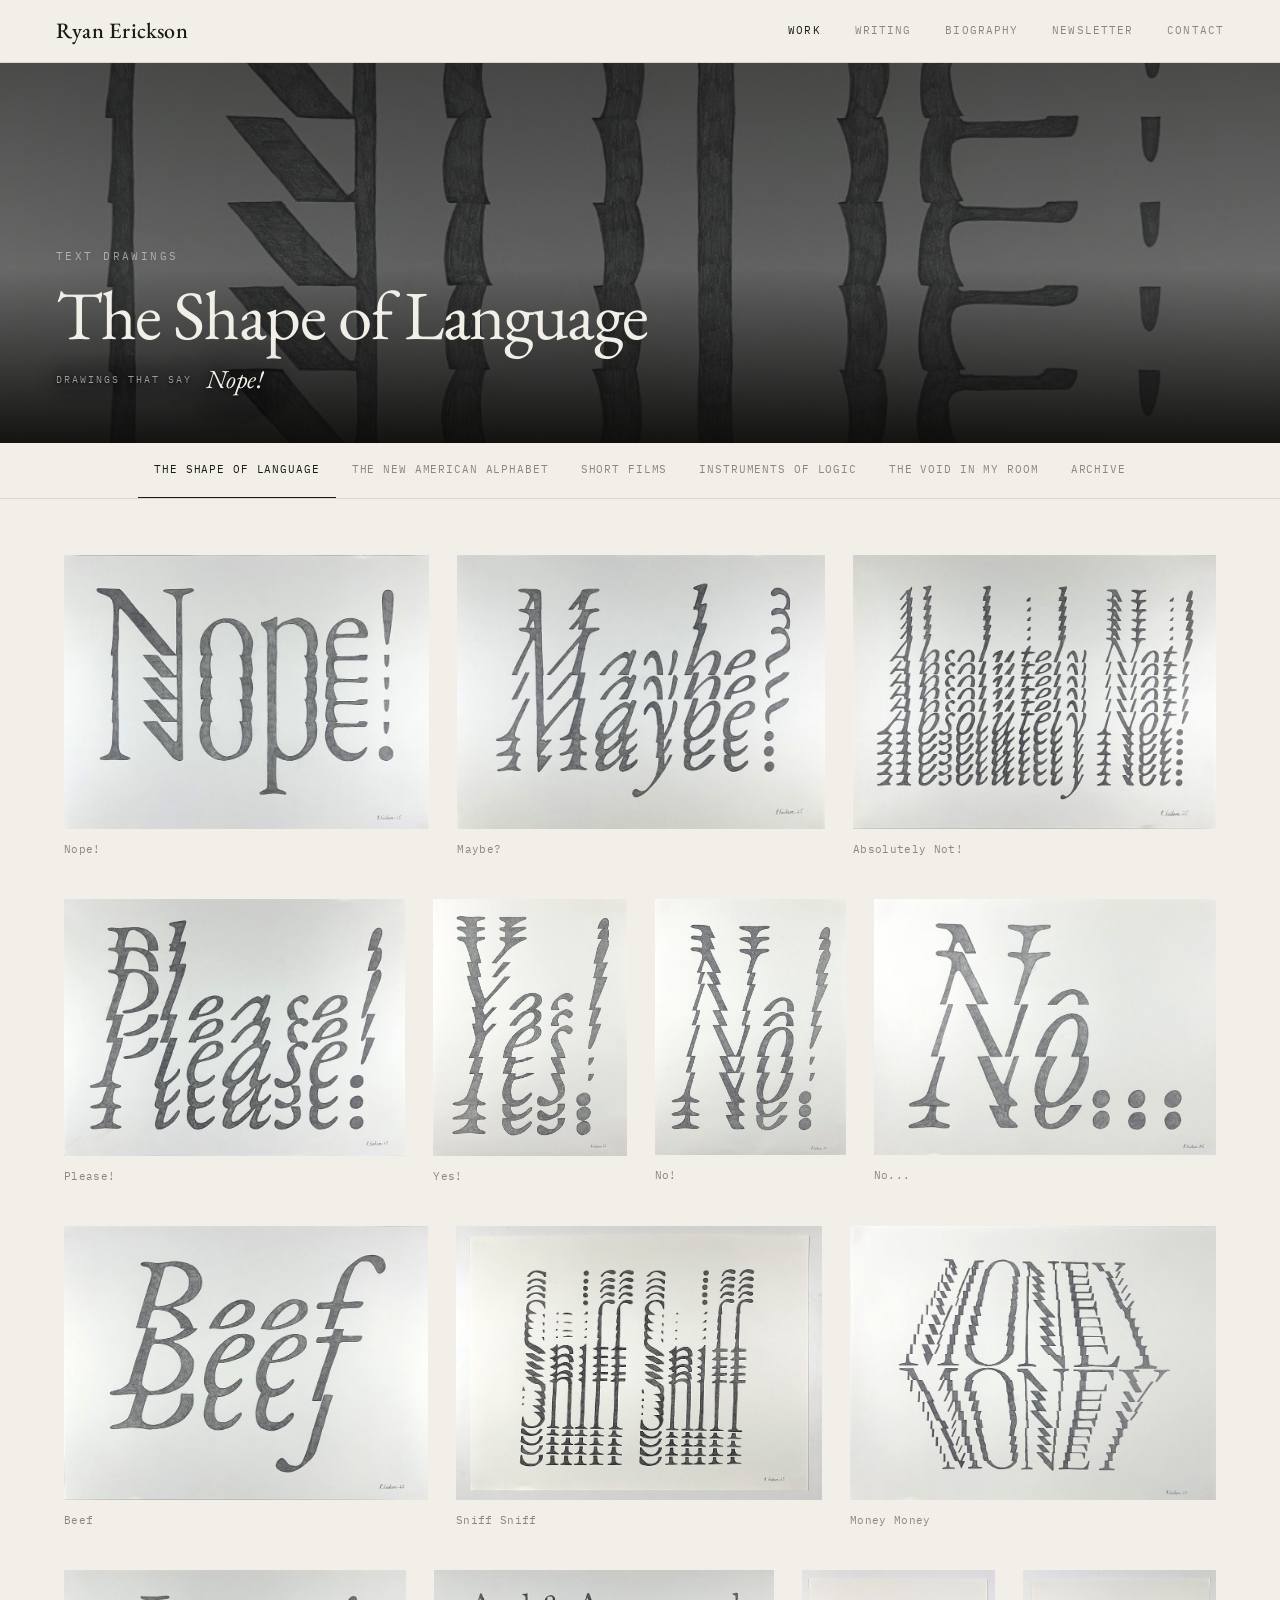
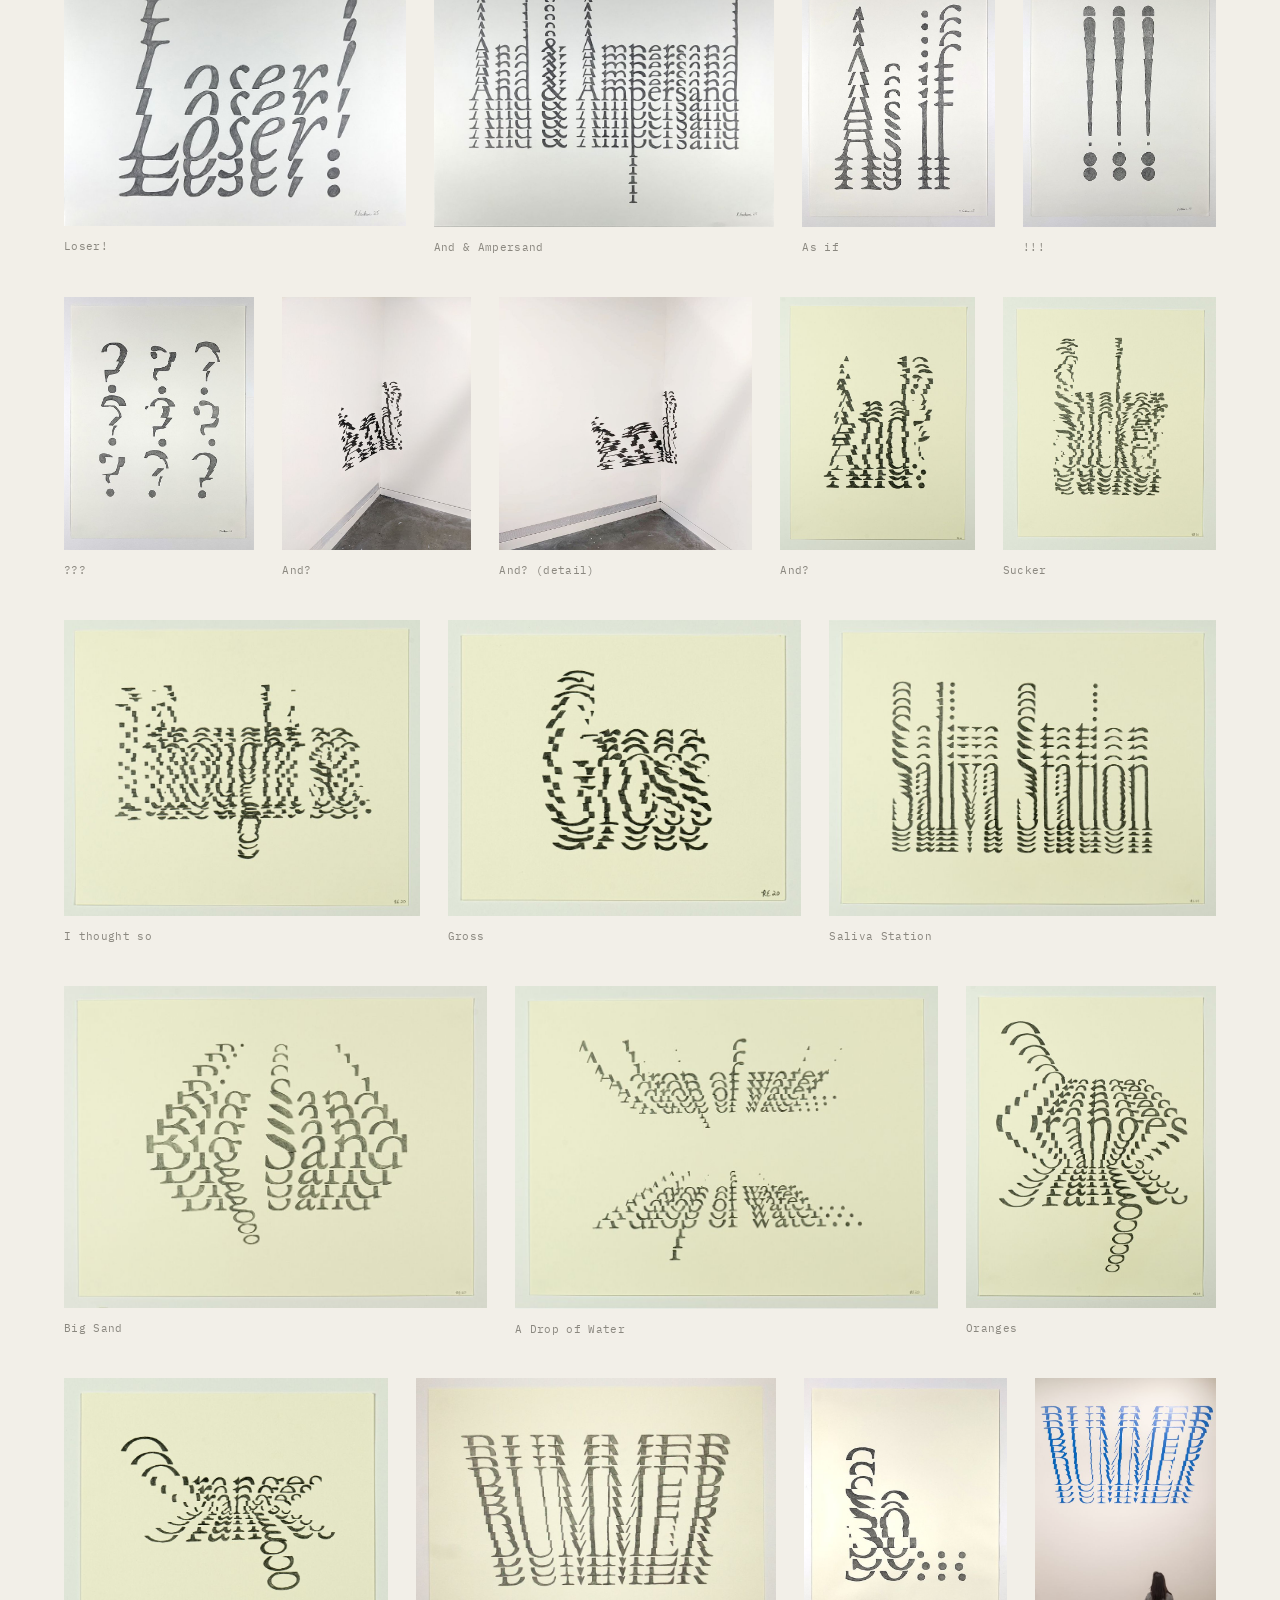
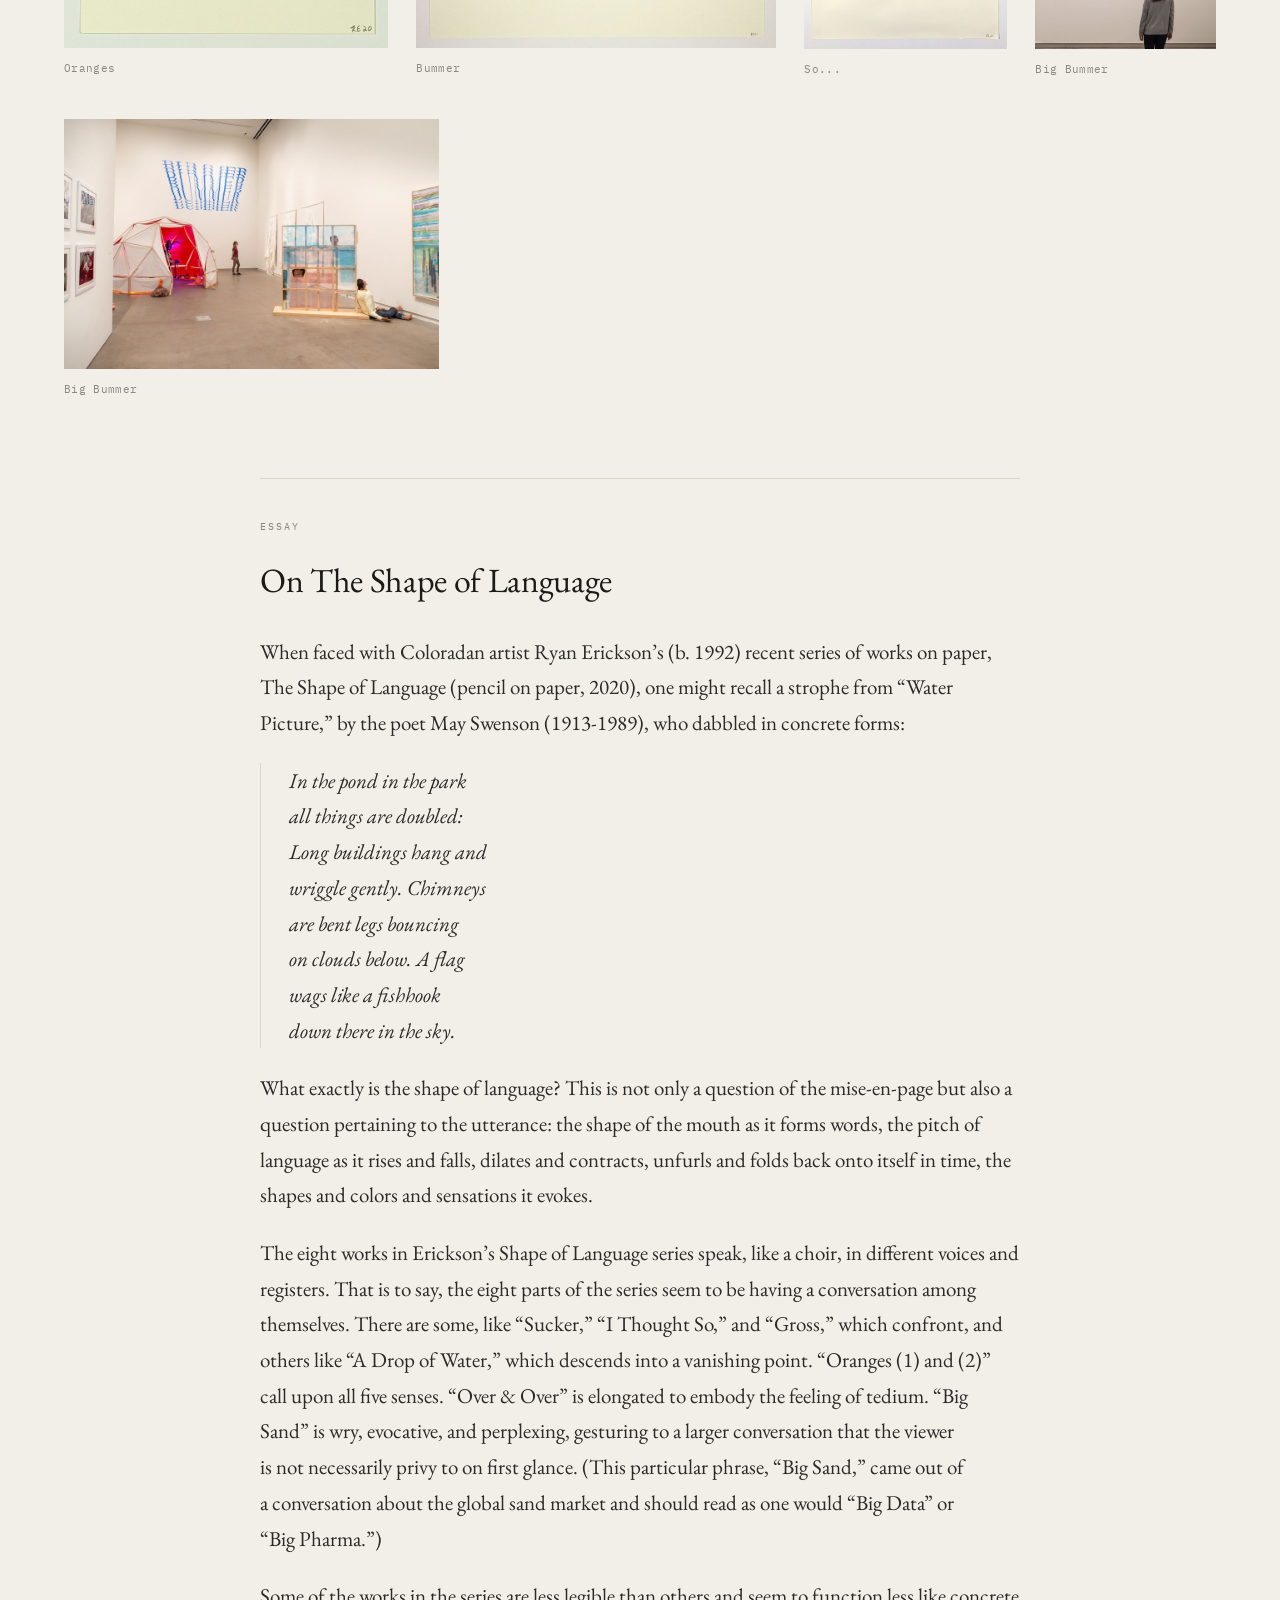
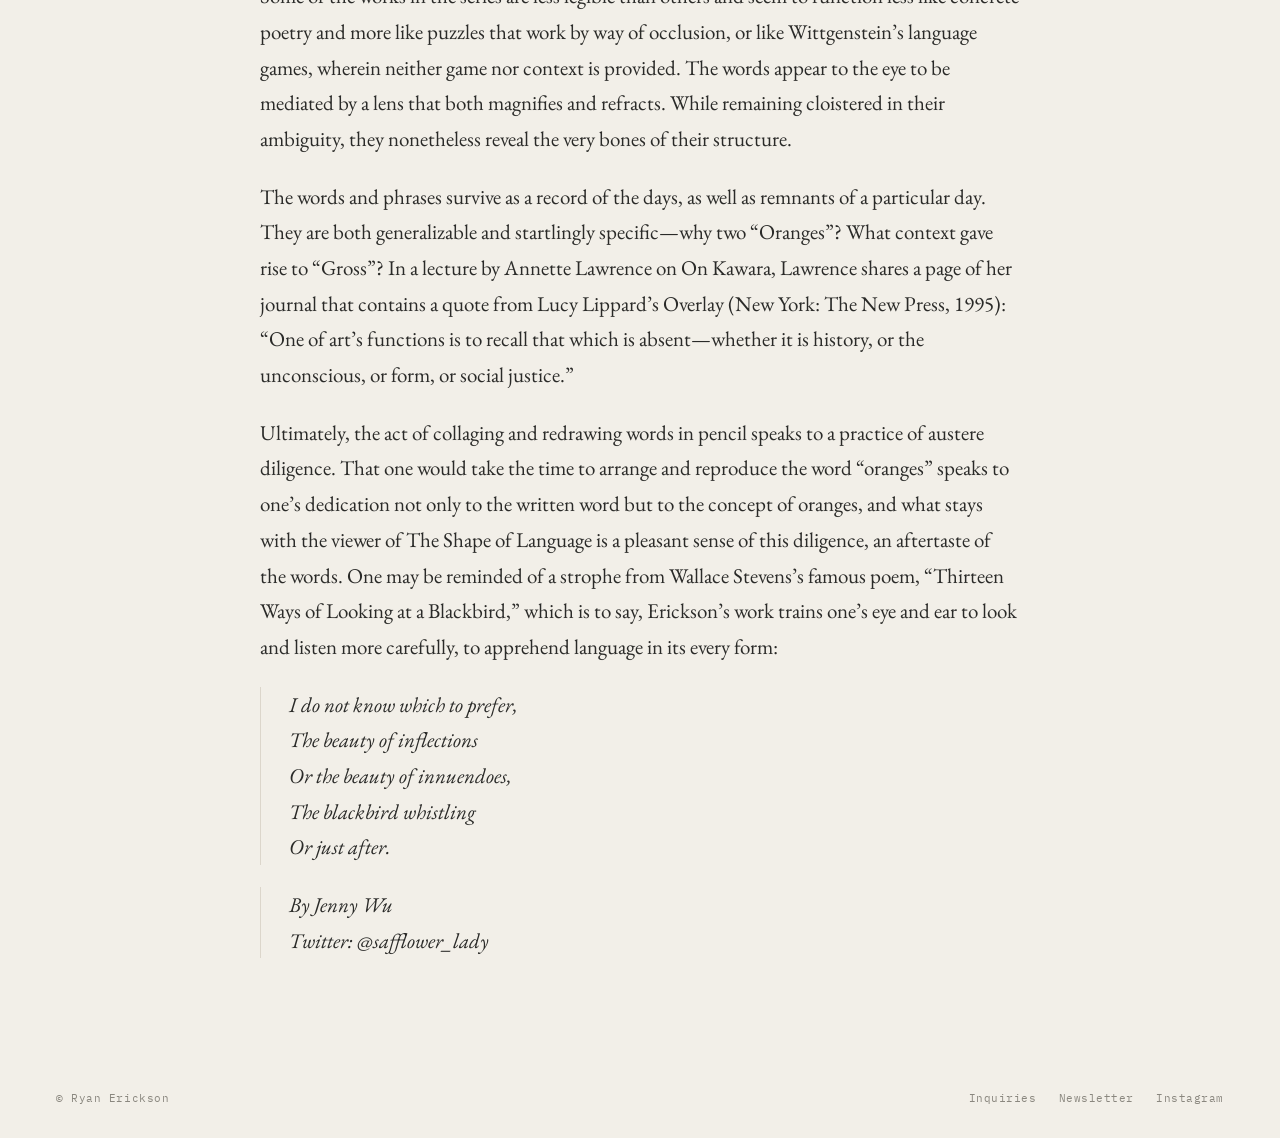
<file: shape-of-language.html>
<!doctype html>
<html lang="en"><head>
<meta charset="utf-8"><meta name="viewport" content="width=device-width, initial-scale=1">
<title>The Shape of Language — Ryan Erickson</title>
<meta name="description" content="Text drawings by New York artist Ryan Erickson: pencil drawings that say Nope!, Maybe?, Yes! and more, from The Shape of Language series.">
<meta property="og:type" content="website"><meta property="og:site_name" content="Ryan Erickson">
<meta property="og:title" content="The Shape of Language — Ryan Erickson"><meta property="og:description" content="Text drawings by New York artist Ryan Erickson: pencil drawings that say Nope!, Maybe?, Yes! and more, from The Shape of Language series.">
<meta property="og:image" content="https://ryanericksonart.com/assets/preview.jpg"><meta property="og:image:width" content="1200"><meta property="og:image:height" content="630">
<meta name="twitter:card" content="summary_large_image"><meta name="twitter:image" content="https://ryanericksonart.com/assets/preview.jpg">
<link rel="preconnect" href="https://fonts.googleapis.com"><link rel="preconnect" href="https://fonts.gstatic.com" crossorigin>
<link href="https://fonts.googleapis.com/css2?family=EB+Garamond:ital,wght@0,400;0,500;1,400&family=IBM+Plex+Mono:wght@400;500&display=swap" rel="stylesheet">
<link rel="stylesheet" href="assets/style.css">
<link rel="canonical" href="https://ryanericksonart.com/"><meta property="og:url" content="https://ryanericksonart.com/">
</head><body>
<nav class="nav"><a class="brand" href="index.html">Ryan Erickson</a>
<div class="links"><a href="shape-of-language.html" class="on">Work</a><a href="writing.html">Writing</a><a href="biography.html">Biography</a><a class="sub" href="#signup" data-newsletter>Newsletter</a><a href="#contact" data-contact>Contact</a></div></nav>

<header class="hero small"><div class="bg"><img src="images/shape-of-language/01-nope.jpg" alt="" class="on"><img src="images/shape-of-language/02-maybe.jpg" alt="" class=""><img src="images/shape-of-language/03-absolutely-not.jpg" alt="" class=""><img src="images/shape-of-language/04-please.jpg" alt="" class=""><img src="images/shape-of-language/05-yes.jpg" alt="" class=""><img src="images/shape-of-language/06-no.jpg" alt="" class=""></div><div class="shade"></div>
<div class="hero-in"><div class="eyebrow">Text drawings</div><h1>The Shape of Language</h1><div class="hook"><span>Drawings that say</span><b data-words="Nope!|Yes!|Maybe?|Absolutely Not!|As if|Gross|Sucker">Nope!</b></div></div></header>
<div class="tabs"><a href="shape-of-language.html" class="on">The Shape of Language</a><a href="new-american-alphabet.html">The New American Alphabet</a><a href="short-films.html">Short Films</a><a href="instruments-of-logic.html">Instruments of Logic</a><a href="the-void-in-my-room.html">The Void in My Room</a><a href="archive.html">Archive</a></div>
<main class="wrap"><div class="grid">
<figure class="work" style="flex:133 0 333px;max-width:min(100%,827px)"><a href="images/shape-of-language/01-nope.jpg" data-full="images/shape-of-language/01-nope.jpg" data-title="Nope!" data-meta="Pencil on paper | 18 × 24 inches | 2025"><img src="images/shape-of-language/thumbs/01-nope.jpg" alt="Nope!, pencil on paper by Ryan Erickson" width="900" height="675" loading="lazy"></a><figcaption>Nope!</figcaption></figure>
<figure class="work" style="flex:134 0 335px;max-width:min(100%,830px)"><a href="images/shape-of-language/02-maybe.jpg" data-full="images/shape-of-language/02-maybe.jpg" data-title="Maybe?" data-meta="Pencil on paper | 18 × 24 inches | 2025"><img src="images/shape-of-language/thumbs/02-maybe.jpg" alt="Maybe?, pencil on paper by Ryan Erickson" width="900" height="672" loading="lazy"></a><figcaption>Maybe?</figcaption></figure>
<figure class="work" style="flex:132 0 331px;max-width:min(100%,821px)"><a href="images/shape-of-language/03-absolutely-not.jpg" data-full="images/shape-of-language/03-absolutely-not.jpg" data-title="Absolutely Not!" data-meta="Pencil on paper | 18 × 24 inches | 2025"><img src="images/shape-of-language/thumbs/03-absolutely-not.jpg" alt="Absolutely Not!, pencil on paper by Ryan Erickson" width="900" height="680" loading="lazy"></a><figcaption>Absolutely Not!</figcaption></figure>
<figure class="work" style="flex:133 0 332px;max-width:min(100%,823px)"><a href="images/shape-of-language/04-please.jpg" data-full="images/shape-of-language/04-please.jpg" data-title="Please!" data-meta="Pencil on paper | 18 × 24 inches | 2025"><img src="images/shape-of-language/thumbs/04-please.jpg" alt="Please!, pencil on paper by Ryan Erickson" width="900" height="678" loading="lazy"></a><figcaption>Please!</figcaption></figure>
<figure class="work" style="flex:75 0 188px;max-width:min(100%,465px)"><a href="images/shape-of-language/05-yes.jpg" data-full="images/shape-of-language/05-yes.jpg" data-title="Yes!" data-meta="Pencil on paper | 24 × 18 inches | 2025"><img src="images/shape-of-language/thumbs/05-yes.jpg" alt="Yes!, pencil on paper by Ryan Erickson" width="675" height="900" loading="lazy"></a><figcaption>Yes!</figcaption></figure>
<figure class="work" style="flex:74 0 186px;max-width:min(100%,462px)"><a href="images/shape-of-language/06-no.jpg" data-full="images/shape-of-language/06-no.jpg" data-title="No!" data-meta="Pencil on paper | 24 × 18 inches | 2025"><img src="images/shape-of-language/thumbs/06-no.jpg" alt="No!, pencil on paper by Ryan Erickson" width="670" height="900" loading="lazy"></a><figcaption>No!</figcaption></figure>
<figure class="work" style="flex:133 0 333px;max-width:min(100%,827px)"><a href="images/shape-of-language/07-no.jpg" data-full="images/shape-of-language/07-no.jpg" data-title="No..." data-meta="Pencil on paper | 18 × 24 inches | 2025"><img src="images/shape-of-language/thumbs/07-no.jpg" alt="No..., pencil on paper by Ryan Erickson" width="900" height="675" loading="lazy"></a><figcaption>No...</figcaption></figure>
<figure class="work" style="flex:133 0 331px;max-width:min(100%,822px)"><a href="images/shape-of-language/08-beef.jpg" data-full="images/shape-of-language/08-beef.jpg" data-title="Beef" data-meta="Pencil on paper | 18 × 24 inches | 2025"><img src="images/shape-of-language/thumbs/08-beef.jpg" alt="Beef, pencil on paper by Ryan Erickson" width="900" height="679" loading="lazy"></a><figcaption>Beef</figcaption></figure>
<figure class="work" style="flex:133 0 333px;max-width:min(100%,827px)"><a href="images/shape-of-language/09-sniff-sniff.jpg" data-full="images/shape-of-language/09-sniff-sniff.jpg" data-title="Sniff Sniff" data-meta="Pencil on Paper | 18 × 24 inches | 2025"><img src="images/shape-of-language/thumbs/09-sniff-sniff.jpg" alt="Sniff Sniff, pencil on paper by Ryan Erickson" width="900" height="675" loading="lazy"></a><figcaption>Sniff Sniff</figcaption></figure>
<figure class="work" style="flex:133 0 333px;max-width:min(100%,827px)"><a href="images/shape-of-language/10-money-money.jpg" data-full="images/shape-of-language/10-money-money.jpg" data-title="Money Money" data-meta="Pencil on paper | 18 × 24 inches | 2025"><img src="images/shape-of-language/thumbs/10-money-money.jpg" alt="Money Money, pencil on paper by Ryan Erickson" width="900" height="675" loading="lazy"></a><figcaption>Money Money</figcaption></figure>
<figure class="work" style="flex:133 0 333px;max-width:min(100%,827px)"><a href="images/shape-of-language/11-loser.jpg" data-full="images/shape-of-language/11-loser.jpg" data-title="Loser!" data-meta="Pencil on paper | 18 × 24 inches | 2025"><img src="images/shape-of-language/thumbs/11-loser.jpg" alt="Loser!, pencil on paper by Ryan Erickson" width="900" height="675" loading="lazy"></a><figcaption>Loser!</figcaption></figure>
<figure class="work" style="flex:133 0 332px;max-width:min(100%,823px)"><a href="images/shape-of-language/12-and-ampersand.jpg" data-full="images/shape-of-language/12-and-ampersand.jpg" data-title="And &amp; Ampersand" data-meta="Pencil on paper | 18 × 24 inches | 2025"><img src="images/shape-of-language/thumbs/12-and-ampersand.jpg" alt="And &amp; Ampersand, pencil on paper by Ryan Erickson" width="900" height="678" loading="lazy"></a><figcaption>And &amp; Ampersand</figcaption></figure>
<figure class="work" style="flex:75 0 188px;max-width:min(100%,465px)"><a href="images/shape-of-language/13-as-if.jpg" data-full="images/shape-of-language/13-as-if.jpg" data-title="As if" data-meta="Pencil on Paper | 24 × 18 inches | 2025"><img src="images/shape-of-language/thumbs/13-as-if.jpg" alt="As if, pencil on paper by Ryan Erickson" width="675" height="900" loading="lazy"></a><figcaption>As if</figcaption></figure>
<figure class="work" style="flex:75 0 188px;max-width:min(100%,465px)"><a href="images/shape-of-language/14-work.jpg" data-full="images/shape-of-language/14-work.jpg" data-title="!!!" data-meta="Pencil on Paper | 24 × 18 inches | 2025"><img src="images/shape-of-language/thumbs/14-work.jpg" alt="!!!, pencil on paper by Ryan Erickson" width="675" height="900" loading="lazy"></a><figcaption>!!!</figcaption></figure>
<figure class="work" style="flex:75 0 188px;max-width:min(100%,465px)"><a href="images/shape-of-language/15-work.jpg" data-full="images/shape-of-language/15-work.jpg" data-title="???" data-meta="Pencil on Paper | 24 × 18 inches | 2025"><img src="images/shape-of-language/thumbs/15-work.jpg" alt="???, pencil on paper by Ryan Erickson" width="675" height="900" loading="lazy"></a><figcaption>???</figcaption></figure>
<figure class="work" style="flex:75 0 187px;max-width:min(100%,464px)"><a href="images/shape-of-language/16-and.jpg" data-full="images/shape-of-language/16-and.jpg" data-title="And?" data-meta="Charcoal on Wall | 37 × 34 × 12 inches | 2020"><img src="images/shape-of-language/thumbs/16-and.jpg" alt="And?, charcoal on wall by Ryan Erickson" width="673" height="900" loading="lazy"></a><figcaption>And?</figcaption></figure>
<figure class="work" style="flex:100 0 250px;max-width:min(100%,620px)"><a href="images/shape-of-language/17-and-detail.jpg" data-full="images/shape-of-language/17-and-detail.jpg" data-title="And? (detail)" data-meta="Charcoal on Wall | 37 × 34 × 12 inches | 2020"><img src="images/shape-of-language/thumbs/17-and-detail.jpg" alt="And? (detail), charcoal on wall by Ryan Erickson" width="900" height="900" loading="lazy"></a><figcaption>And? (detail)</figcaption></figure>
<figure class="work" style="flex:77 0 192px;max-width:min(100%,475px)"><a href="images/shape-of-language/18-and.jpg" data-full="images/shape-of-language/18-and.jpg" data-title="And?" data-meta="Pencil on Paper | 24 × 18 inches | 2020 | Photographed by Gaoyuan Pan"><img src="images/shape-of-language/thumbs/18-and.jpg" alt="And?, pencil on paper by Ryan Erickson" width="690" height="900" loading="lazy"></a><figcaption>And?</figcaption></figure>
<figure class="work" style="flex:84 0 211px;max-width:min(100%,523px)"><a href="images/shape-of-language/19-sucker.jpg" data-full="images/shape-of-language/19-sucker.jpg" data-title="Sucker" data-meta="Pencil on Paper | 17 × 14 inches | 2020 | Photographed by Gaoyuan Pan"><img src="images/shape-of-language/thumbs/19-sucker.jpg" alt="Sucker, pencil on paper by Ryan Erickson" width="759" height="900" loading="lazy"></a><figcaption>Sucker</figcaption></figure>
<figure class="work" style="flex:120 0 301px;max-width:min(100%,746px)"><a href="images/shape-of-language/20-i-thought-so.jpg" data-full="images/shape-of-language/20-i-thought-so.jpg" data-title="I thought so" data-meta="Pencil on Paper | 14 × 17 inches | 2020 | Photographed by Gaoyuan Pan"><img src="images/shape-of-language/thumbs/20-i-thought-so.jpg" alt="I thought so, pencil on paper by Ryan Erickson" width="900" height="748" loading="lazy"></a><figcaption>I thought so</figcaption></figure>
<figure class="work" style="flex:120 0 299px;max-width:min(100%,741px)"><a href="images/shape-of-language/21-gross.jpg" data-full="images/shape-of-language/21-gross.jpg" data-title="Gross" data-meta="Pencil on Paper | 7 × 8.5 inches | 2020 | Photographed by Gaoyuan Pan"><img src="images/shape-of-language/thumbs/21-gross.jpg" alt="Gross, pencil on paper by Ryan Erickson" width="900" height="753" loading="lazy"></a><figcaption>Gross</figcaption></figure>
<figure class="work" style="flex:131 0 327px;max-width:min(100%,810px)"><a href="images/shape-of-language/22-saliva-station.jpg" data-full="images/shape-of-language/22-saliva-station.jpg" data-title="Saliva Station" data-meta="Pencil on Paper | 18 × 24 inches | 2020 | Photographed by Gaoyuan Pan"><img src="images/shape-of-language/thumbs/22-saliva-station.jpg" alt="Saliva Station, pencil on paper by Ryan Erickson" width="900" height="689" loading="lazy"></a><figcaption>Saliva Station</figcaption></figure>
<figure class="work" style="flex:131 0 328px;max-width:min(100%,815px)"><a href="images/shape-of-language/23-big-sand.jpg" data-full="images/shape-of-language/23-big-sand.jpg" data-title="Big Sand" data-meta="Pencil on Paper | 18 × 24 inches | 2020 | Photographed by Gaoyuan Pan"><img src="images/shape-of-language/thumbs/23-big-sand.jpg" alt="Big Sand, pencil on paper by Ryan Erickson" width="900" height="685" loading="lazy"></a><figcaption>Big Sand</figcaption></figure>
<figure class="work" style="flex:131 0 328px;max-width:min(100%,812px)"><a href="images/shape-of-language/24-a-drop-of-water.jpg" data-full="images/shape-of-language/24-a-drop-of-water.jpg" data-title="A Drop of Water" data-meta="Pencil on Paper | 18 × 24 inches | 2020 | Photographed by Gaoyuan Pan"><img src="images/shape-of-language/thumbs/24-a-drop-of-water.jpg" alt="A Drop of Water, pencil on paper by Ryan Erickson" width="900" height="687" loading="lazy"></a><figcaption>A Drop of Water</figcaption></figure>
<figure class="work" style="flex:77 0 194px;max-width:min(100%,480px)"><a href="images/shape-of-language/25-oranges.jpg" data-full="images/shape-of-language/25-oranges.jpg" data-title="Oranges" data-meta="Pencil on Paper | 24 × 18 inches | 2020 | Photographed by Gaoyuan Pan"><img src="images/shape-of-language/thumbs/25-oranges.jpg" alt="Oranges, pencil on paper by Ryan Erickson (1 of 2)" width="697" height="900" loading="lazy"></a><figcaption>Oranges</figcaption></figure>
<figure class="work" style="flex:120 0 300px;max-width:min(100%,745px)"><a href="images/shape-of-language/26-oranges.jpg" data-full="images/shape-of-language/26-oranges.jpg" data-title="Oranges" data-meta="Pencil on Paper | 7 × 8.5 inches | 2020 | Photographed by Gaoyuan Pan"><img src="images/shape-of-language/thumbs/26-oranges.jpg" alt="Oranges, pencil on paper by Ryan Erickson (2 of 2)" width="900" height="749" loading="lazy"></a><figcaption>Oranges</figcaption></figure>
<figure class="work" style="flex:133 0 333px;max-width:min(100%,827px)"><a href="images/shape-of-language/27-bummer.jpg" data-full="images/shape-of-language/27-bummer.jpg" data-title="Bummer" data-meta="Pencil on Paper | 18 × 24 inches | 2021"><img src="images/shape-of-language/thumbs/27-bummer.jpg" alt="Bummer, pencil on paper by Ryan Erickson" width="900" height="675" loading="lazy"></a><figcaption>Bummer</figcaption></figure>
<figure class="work" style="flex:75 0 188px;max-width:min(100%,465px)"><a href="images/shape-of-language/28-so.jpg" data-full="images/shape-of-language/28-so.jpg" data-title="So..." data-meta="Pencil on Paper | 18 × 24 inches | 2021"><img src="images/shape-of-language/thumbs/28-so.jpg" alt="So..., pencil on paper by Ryan Erickson" width="675" height="900" loading="lazy"></a><figcaption>So...</figcaption></figure>
<figure class="work" style="flex:67 0 167px;max-width:min(100%,414px)"><a href="images/shape-of-language/29-big-bummer.jpg" data-full="images/shape-of-language/29-big-bummer.jpg" data-title="Big Bummer" data-meta="Latex Paint | 96 × 168 inches | 2021 | Photographed by Richard Sprengeler"><img src="images/shape-of-language/thumbs/29-big-bummer.jpg" alt="Big Bummer, latex paint by Ryan Erickson" width="601" height="900" loading="lazy"></a><figcaption>Big Bummer</figcaption></figure>
<figure class="work" style="flex:150 0 375px;max-width:min(100%,930px)"><a href="images/shape-of-language/30-big-bummer.jpg" data-full="images/shape-of-language/30-big-bummer.jpg" data-title="Big Bummer" data-meta="Latex Paint | 96 × 168 inches | 2021 | Installation Shot at Kemper Art Museum | Photographed by Richard Sprengeler"><img src="images/shape-of-language/thumbs/30-big-bummer.jpg" alt="Big Bummer, latex paint, installation view by Ryan Erickson" width="900" height="600" loading="lazy"></a><figcaption>Big Bummer</figcaption></figure>
</div><section class="essay"><div class="label">Essay</div><h2>On The Shape of Language</h2><p>When faced with Coloradan artist Ryan Erickson’s (b. 1992) recent series of works on paper, The Shape of Language (pencil on paper, 2020), one might recall a strophe from “Water Picture,” by the poet May Swenson (1913-1989), who dabbled in concrete forms:</p><p class='poem'>In the pond in the park<br>all things are doubled:<br>Long buildings hang and<br>wriggle gently. Chimneys<br>are bent legs bouncing<br>on clouds below. A flag<br>wags like a fishhook<br>down there in the sky.</p><p>What exactly is the shape of language? This is not only a question of the mise-en-page but also a question pertaining to the utterance: the shape of the mouth as it forms words, the pitch of language as it rises and falls, dilates and contracts, unfurls and folds back onto itself in time, the shapes and colors and sensations it evokes.</p><p>The eight works in Erickson’s Shape of Language series speak, like a choir, in different voices and registers. That is to say, the eight parts of the series seem to be having a conversation among themselves. There are some, like “Sucker,” “I Thought So,” and “Gross,” which confront, and others like “A Drop of Water,” which descends into a vanishing point. “Oranges (1) and (2)” call upon all five senses. “Over &amp; Over” is elongated to embody the feeling of tedium. “Big Sand” is wry, evocative, and perplexing, gesturing to a larger conversation that the viewer is not necessarily privy to on first glance. (This particular phrase, “Big Sand,” came out of a conversation about the global sand market and should read as one would “Big Data” or “Big Pharma.”)</p><p>Some of the works in the series are less legible than others and seem to function less like concrete poetry and more like puzzles that work by way of occlusion, or like Wittgenstein’s language games, wherein neither game nor context is provided. The words appear to the eye to be mediated by a lens that both magnifies and refracts. While remaining cloistered in their ambiguity, they nonetheless reveal the very bones of their structure.</p><p>The words and phrases survive as a record of the days, as well as remnants of a particular day. They are both generalizable and startlingly specific—why two “Oranges”? What context gave rise to “Gross”? In a lecture by Annette Lawrence on On Kawara, Lawrence shares a page of her journal that contains a quote from Lucy Lippard’s Overlay (New York: The New Press, 1995): “One of art’s functions is to recall that which is absent—whether it is history, or the unconscious, or form, or social justice.”</p><p>Ultimately, the act of collaging and redrawing words in pencil speaks to a practice of austere diligence. That one would take the time to arrange and reproduce the word “oranges” speaks to one’s dedication not only to the written word but to the concept of oranges, and what stays with the viewer of The Shape of Language is a pleasant sense of this diligence, an aftertaste of the words. One may be reminded of a strophe from Wallace Stevens’s famous poem, “Thirteen Ways of Looking at a Blackbird,” which is to say, Erickson’s work trains one’s eye and ear to look and listen more carefully, to apprehend language in its every form:</p><p class='poem'>I do not know which to prefer,<br>The beauty of inflections<br>Or the beauty of innuendoes,<br>The blackbird whistling<br>Or just after.</p><p class='poem'>By Jenny Wu<br>Twitter: @safflower_lady</p></section></main>
<dialog class="contact newsletter" id="newsletter" aria-label="Newsletter"><form method="dialog" class="c-close-form"><button class="c-x" aria-label="Close">×</button></form><div id="mlb2-46688807" class="ml-form-embedContainer ml-subscribe-form ml-subscribe-form-46688807"><div class="ml-form-align-center"><div class="ml-form-embedWrapper embedForm"><div class="ml-form-embedBody ml-form-embedBodyDefault row-form">
<div class="ml-form-embedContent"><h4>Follow the work</h4><p>Occasional updates on new work and shows. No spam!</p></div>
<form class="ml-block-form" action="https://assets.mailerlite.com/jsonp/2682201/forms/200346558514857496/subscribe" data-code="" method="post" target="_blank">
<div class="ml-form-formContent"><div class="ml-form-fieldRow ml-last-item"><div class="ml-field-group ml-field-email ml-validate-email ml-validate-required"><input aria-label="email" aria-required="true" type="email" class="form-control" data-inputmask="" name="fields[email]" placeholder="Email" autocomplete="email"></div></div></div>
<input type="hidden" name="ml-submit" value="1">
<div class="ml-form-embedSubmit"><button type="submit" class="primary">Subscribe</button><button disabled="disabled" style="display:none" type="button" class="loading"><div class="ml-form-embedSubmitLoad"></div><span class="sr-only">Loading...</span></button></div>
<input type="hidden" name="anticsrf" value="true"></form></div>
<div class="ml-form-successBody row-success" style="display:none"><div class="ml-form-successContent"><h4>Thank you!</h4><p>Please check your email to confirm your subscription.</p></div></div>
</div></div></div></dialog>
<script>function ml_webform_success_46688807(){var $=ml_jQuery||jQuery;$('.ml-subscribe-form-46688807 .row-success').show();$('.ml-subscribe-form-46688807 .row-form').hide();}</script>
<script src="https://groot.mailerlite.com/js/w/webforms.min.js?v83147fa8ce2d95cb73ece7f28b469519"></script>
<script>fetch("https://assets.mailerlite.com/jsonp/2682201/forms/200346558514857496/takel")</script>
<footer class="foot"><span>© Ryan Erickson</span><span class="fl"><a href="#contact" data-contact>Inquiries</a><a href="#signup" data-newsletter>Newsletter</a><a href="https://www.instagram.com/ryanericksonart/">Instagram</a></span></footer>
<dialog class="contact" id="contact" aria-labelledby="contact-h" data-key="29a04591-5621-46d0-99b6-06f18a09fec8" data-mailto="" data-ml="https://assets.mailerlite.com/jsonp/2682201/forms/200346558514857496/subscribe">
<form method="dialog" class="c-close-form"><button class="c-x" aria-label="Close">×</button></form>
<form class="c-form" novalidate>
<div class="label">Inquiries</div><h2 id="contact-h">Get in touch</h2>
<p class="c-sub">Exhibitions, acquisitions, press, or just a note!</p>
<label>Name<input name="name" autocomplete="name" required></label>
<label>Email<input name="email" type="email" autocomplete="email" required></label>
<label>Message<textarea name="message" rows="5" required></textarea></label>
<input type="checkbox" name="botcheck" tabindex="-1" autocomplete="off" style="display:none">
<label class="c-check"><input type="checkbox" name="subscribe"> <span>Also add me to the mailing list</span></label>
<div class="c-err" role="alert"></div>
<button type="submit" class="c-send">Send</button>
</form>
<div class="c-done" hidden><h2>Thank you</h2><p>Your message is on its way. I'll reply soon.</p><button type="button" class="c-send c-again">Close</button></div>
</dialog>
<script data-goatcounter="https://ryanericksonart.goatcounter.com/count" async src="//gc.zgo.at/count.js"></script><script src="assets/site.js"></script></body></html>
</file>
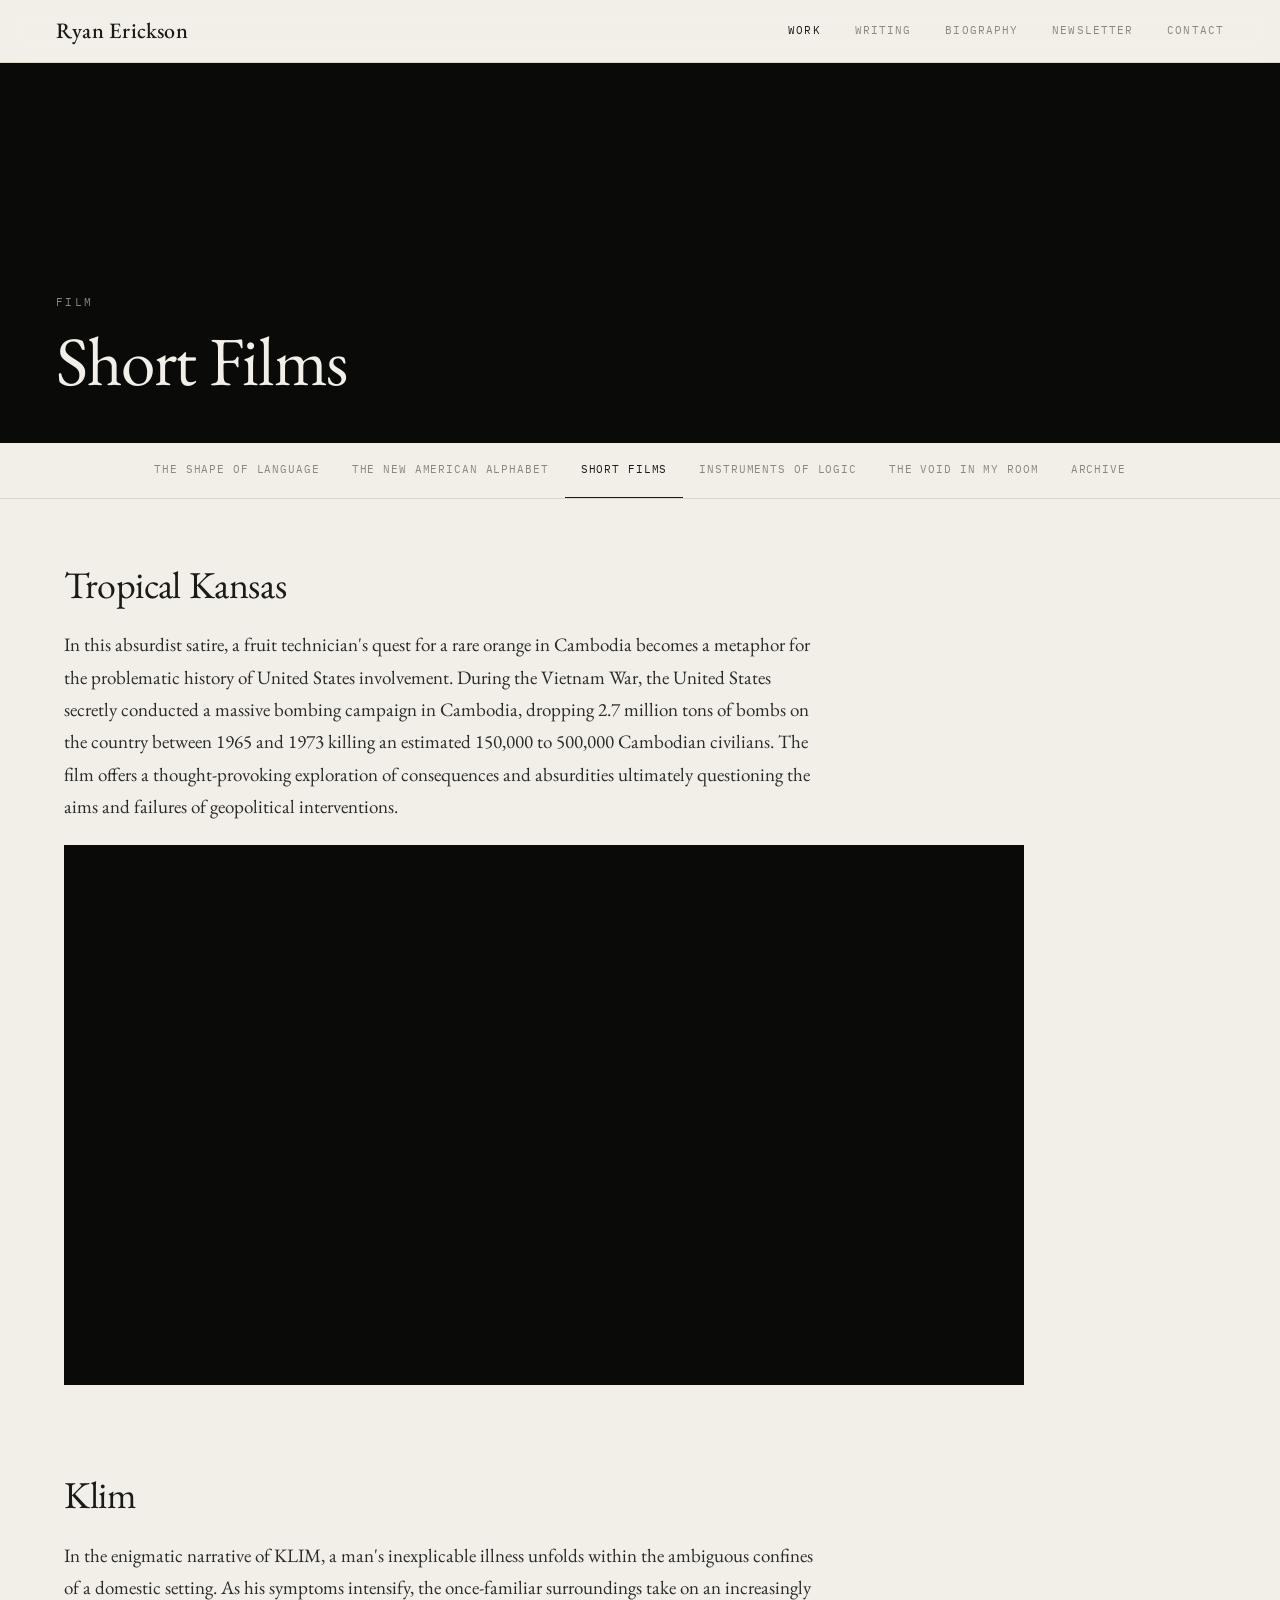
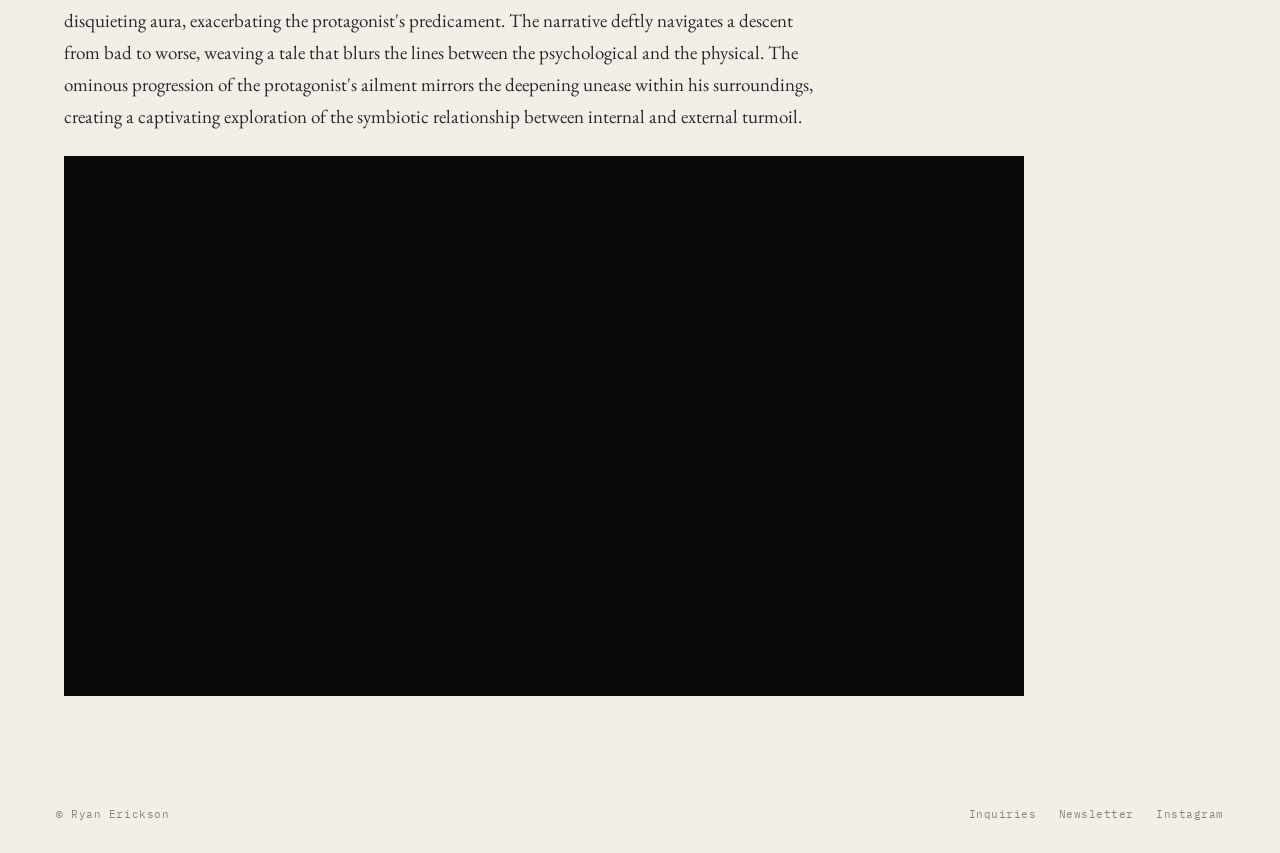
<file: short-films.html>
<!doctype html>
<html lang="en"><head>
<meta charset="utf-8"><meta name="viewport" content="width=device-width, initial-scale=1">
<title>Short Films — Ryan Erickson</title>
<meta name="description" content="Short films by Ryan Erickson: Tropical Kansas, an absurdist satire about a fruit technician in Cambodia, and Klim, an enigmatic story of a man&#x27;s mysterious illness.">
<meta property="og:type" content="website"><meta property="og:site_name" content="Ryan Erickson">
<meta property="og:title" content="Short Films — Ryan Erickson"><meta property="og:description" content="Short films by Ryan Erickson: Tropical Kansas, an absurdist satire about a fruit technician in Cambodia, and Klim, an enigmatic story of a man&#x27;s mysterious illness.">
<meta property="og:image" content="https://ryanericksonart.com/assets/preview.jpg"><meta property="og:image:width" content="1200"><meta property="og:image:height" content="630">
<meta name="twitter:card" content="summary_large_image"><meta name="twitter:image" content="https://ryanericksonart.com/assets/preview.jpg">
<link rel="preconnect" href="https://fonts.googleapis.com"><link rel="preconnect" href="https://fonts.gstatic.com" crossorigin>
<link href="https://fonts.googleapis.com/css2?family=EB+Garamond:ital,wght@0,400;0,500;1,400&family=IBM+Plex+Mono:wght@400;500&display=swap" rel="stylesheet">
<link rel="stylesheet" href="assets/style.css">
<link rel="canonical" href="https://ryanericksonart.com/short-films.html"><meta property="og:url" content="https://ryanericksonart.com/short-films.html">
</head><body>
<nav class="nav"><a class="brand" href="index.html">Ryan Erickson</a>
<div class="links"><a href="shape-of-language.html" class="on">Work</a><a href="writing.html">Writing</a><a href="biography.html">Biography</a><a class="sub" href="#signup" data-newsletter>Newsletter</a><a href="#contact" data-contact>Contact</a></div></nav>

<header class="hero small"><div class="shade"></div>
<div class="hero-in"><div class="eyebrow">Film</div><h1>Short Films</h1></div></header>
<div class="tabs"><a href="shape-of-language.html">The Shape of Language</a><a href="new-american-alphabet.html">The New American Alphabet</a><a href="short-films.html" class="on">Short Films</a><a href="instruments-of-logic.html">Instruments of Logic</a><a href="the-void-in-my-room.html">The Void in My Room</a><a href="archive.html">Archive</a></div>
<main class="wrap"><div class="films"><article class="film"><h2>Tropical Kansas</h2><p>In this absurdist satire, a fruit technician&#x27;s quest for a rare orange in Cambodia becomes a metaphor for the problematic history of United States involvement. During the Vietnam War, the United States secretly conducted a massive bombing campaign in Cambodia, dropping 2.7 million tons of bombs on the country between 1965 and 1973 killing an estimated 150,000 to 500,000 Cambodian civilians. The film offers a thought-provoking exploration of consequences and absurdities ultimately questioning the aims and failures of geopolitical interventions.</p><div class="video"><iframe src="https://www.youtube-nocookie.com/embed/ILihwj7G1XU" title="Tropical Kansas" loading="lazy" allow="fullscreen; picture-in-picture" allowfullscreen></iframe></div></article><article class="film"><h2>Klim</h2><p>In the enigmatic narrative of KLIM, a man&#x27;s inexplicable illness unfolds within the ambiguous confines of a domestic setting. As his symptoms intensify, the once-familiar surroundings take on an increasingly disquieting aura, exacerbating the protagonist&#x27;s predicament. The narrative deftly navigates a descent from bad to worse, weaving a tale that blurs the lines between the psychological and the physical. The ominous progression of the protagonist&#x27;s ailment mirrors the deepening unease within his surroundings, creating a captivating exploration of the symbiotic relationship between internal and external turmoil.</p><div class="video"><iframe src="https://www.youtube-nocookie.com/embed/QP5SVjjPn4w" title="Klim" loading="lazy" allow="fullscreen; picture-in-picture" allowfullscreen></iframe></div></article></div></main>
<dialog class="contact newsletter" id="newsletter" aria-label="Newsletter"><form method="dialog" class="c-close-form"><button class="c-x" aria-label="Close">×</button></form><div id="mlb2-46688807" class="ml-form-embedContainer ml-subscribe-form ml-subscribe-form-46688807"><div class="ml-form-align-center"><div class="ml-form-embedWrapper embedForm"><div class="ml-form-embedBody ml-form-embedBodyDefault row-form">
<div class="ml-form-embedContent"><h4>Follow the work</h4><p>Occasional updates on new work and shows. No spam!</p></div>
<form class="ml-block-form" action="https://assets.mailerlite.com/jsonp/2682201/forms/200346558514857496/subscribe" data-code="" method="post" target="_blank">
<div class="ml-form-formContent"><div class="ml-form-fieldRow ml-last-item"><div class="ml-field-group ml-field-email ml-validate-email ml-validate-required"><input aria-label="email" aria-required="true" type="email" class="form-control" data-inputmask="" name="fields[email]" placeholder="Email" autocomplete="email"></div></div></div>
<input type="hidden" name="ml-submit" value="1">
<div class="ml-form-embedSubmit"><button type="submit" class="primary">Subscribe</button><button disabled="disabled" style="display:none" type="button" class="loading"><div class="ml-form-embedSubmitLoad"></div><span class="sr-only">Loading...</span></button></div>
<input type="hidden" name="anticsrf" value="true"></form></div>
<div class="ml-form-successBody row-success" style="display:none"><div class="ml-form-successContent"><h4>Thank you!</h4><p>Please check your email to confirm your subscription.</p></div></div>
</div></div></div></dialog>
<script>function ml_webform_success_46688807(){var $=ml_jQuery||jQuery;$('.ml-subscribe-form-46688807 .row-success').show();$('.ml-subscribe-form-46688807 .row-form').hide();}</script>
<script src="https://groot.mailerlite.com/js/w/webforms.min.js?v83147fa8ce2d95cb73ece7f28b469519"></script>
<script>fetch("https://assets.mailerlite.com/jsonp/2682201/forms/200346558514857496/takel")</script>
<footer class="foot"><span>© Ryan Erickson</span><span class="fl"><a href="#contact" data-contact>Inquiries</a><a href="#signup" data-newsletter>Newsletter</a><a href="https://www.instagram.com/ryanericksonart/">Instagram</a></span></footer>
<dialog class="contact" id="contact" aria-labelledby="contact-h" data-key="29a04591-5621-46d0-99b6-06f18a09fec8" data-mailto="" data-ml="https://assets.mailerlite.com/jsonp/2682201/forms/200346558514857496/subscribe">
<form method="dialog" class="c-close-form"><button class="c-x" aria-label="Close">×</button></form>
<form class="c-form" novalidate>
<div class="label">Inquiries</div><h2 id="contact-h">Get in touch</h2>
<p class="c-sub">Exhibitions, acquisitions, press, or just a note!</p>
<label>Name<input name="name" autocomplete="name" required></label>
<label>Email<input name="email" type="email" autocomplete="email" required></label>
<label>Message<textarea name="message" rows="5" required></textarea></label>
<input type="checkbox" name="botcheck" tabindex="-1" autocomplete="off" style="display:none">
<label class="c-check"><input type="checkbox" name="subscribe"> <span>Also add me to the mailing list</span></label>
<div class="c-err" role="alert"></div>
<button type="submit" class="c-send">Send</button>
</form>
<div class="c-done" hidden><h2>Thank you</h2><p>Your message is on its way. I'll reply soon.</p><button type="button" class="c-send c-again">Close</button></div>
</dialog>
<script data-goatcounter="https://ryanericksonart.goatcounter.com/count" async src="//gc.zgo.at/count.js"></script><script src="assets/site.js"></script></body></html>
</file>
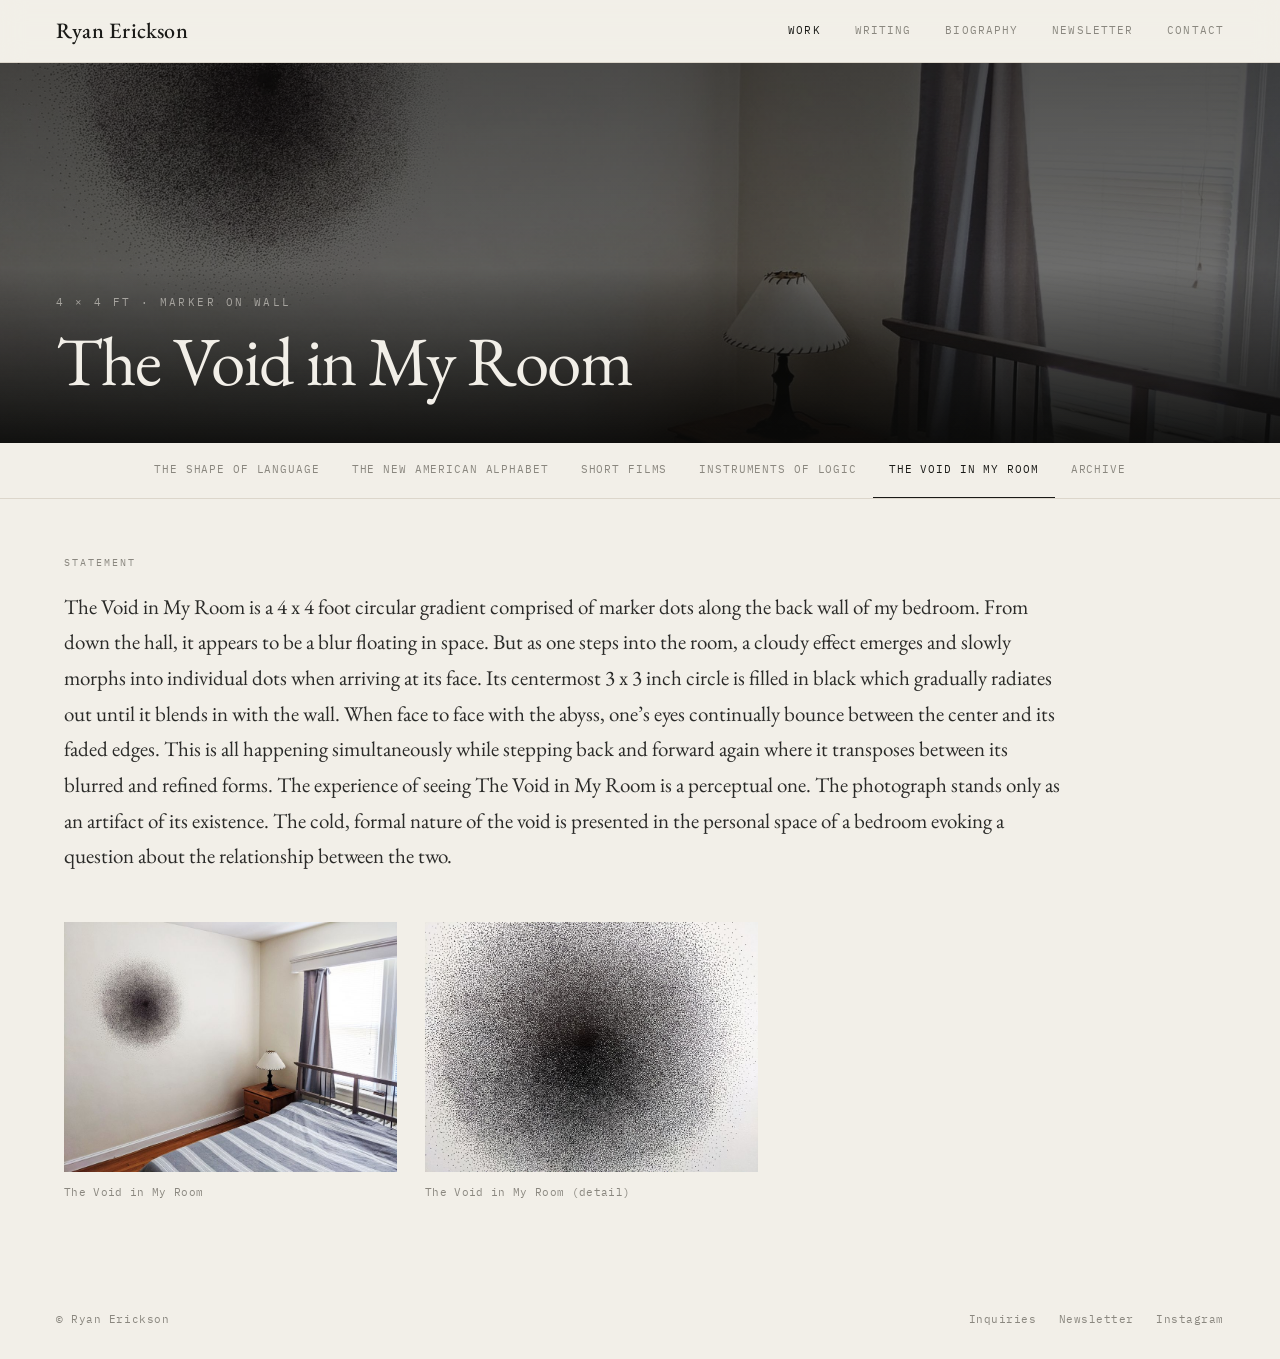
<file: the-void-in-my-room.html>
<!doctype html>
<html lang="en"><head>
<meta charset="utf-8"><meta name="viewport" content="width=device-width, initial-scale=1">
<title>The Void in My Room — Ryan Erickson</title>
<meta name="description" content="The Void in My Room: a 4 x 4 foot circular gradient of marker dots on a bedroom wall by Ryan Erickson, a blur from afar and individual dots up close.">
<meta property="og:type" content="website"><meta property="og:site_name" content="Ryan Erickson">
<meta property="og:title" content="The Void in My Room — Ryan Erickson"><meta property="og:description" content="The Void in My Room: a 4 x 4 foot circular gradient of marker dots on a bedroom wall by Ryan Erickson, a blur from afar and individual dots up close.">
<meta property="og:image" content="https://ryanericksonart.com/assets/preview.jpg"><meta property="og:image:width" content="1200"><meta property="og:image:height" content="630">
<meta name="twitter:card" content="summary_large_image"><meta name="twitter:image" content="https://ryanericksonart.com/assets/preview.jpg">
<link rel="preconnect" href="https://fonts.googleapis.com"><link rel="preconnect" href="https://fonts.gstatic.com" crossorigin>
<link href="https://fonts.googleapis.com/css2?family=EB+Garamond:ital,wght@0,400;0,500;1,400&family=IBM+Plex+Mono:wght@400;500&display=swap" rel="stylesheet">
<link rel="stylesheet" href="assets/style.css">
<link rel="canonical" href="https://ryanericksonart.com/the-void-in-my-room.html"><meta property="og:url" content="https://ryanericksonart.com/the-void-in-my-room.html">
</head><body>
<nav class="nav"><a class="brand" href="index.html">Ryan Erickson</a>
<div class="links"><a href="shape-of-language.html" class="on">Work</a><a href="writing.html">Writing</a><a href="biography.html">Biography</a><a class="sub" href="#signup" data-newsletter>Newsletter</a><a href="#contact" data-contact>Contact</a></div></nav>

<header class="hero small"><div class="bg"><img src="images/the-void-in-my-room/01-the-void-in-my-room.jpg" alt="" class="on"><img src="images/the-void-in-my-room/02-the-void-in-my-room-detail.jpg" alt="" class=""></div><div class="shade"></div>
<div class="hero-in"><div class="eyebrow">4 × 4 ft · marker on wall</div><h1>The Void in My Room</h1></div></header>
<div class="tabs"><a href="shape-of-language.html">The Shape of Language</a><a href="new-american-alphabet.html">The New American Alphabet</a><a href="short-films.html">Short Films</a><a href="instruments-of-logic.html">Instruments of Logic</a><a href="the-void-in-my-room.html" class="on">The Void in My Room</a><a href="archive.html">Archive</a></div>
<main class="wrap"><div class="statement"><div class="label">Statement</div><p>The Void in My Room is a 4 x 4 foot circular gradient comprised of marker dots along the back wall of my bedroom. From down the hall, it appears to be a blur floating in space. But as one steps into the room, a cloudy effect emerges and slowly morphs into individual dots when arriving at its face. Its centermost 3 x 3 inch circle is filled in black which gradually radiates out until it blends in with the wall. When face to face with the abyss, one’s eyes continually bounce between the center and its faded edges. This is all happening simultaneously while stepping back and forward again where it transposes between its blurred and refined forms. The experience of seeing The Void in My Room is a perceptual one. The photograph stands only as an artifact of its existence. The cold, formal nature of the void is presented in the personal space of a bedroom evoking a question about the relationship between the two.</p></div><div class="grid">
<figure class="work" style="flex:133 0 333px;max-width:min(100%,827px)"><a href="images/the-void-in-my-room/01-the-void-in-my-room.jpg" data-full="images/the-void-in-my-room/01-the-void-in-my-room.jpg" data-title="The Void in My Room" data-meta="Marker on Wall | 4 × 4 ft | 2020"><img src="images/the-void-in-my-room/thumbs/01-the-void-in-my-room.jpg" alt="The Void in My Room, marker on wall by Ryan Erickson" width="900" height="675" loading="lazy"></a><figcaption>The Void in My Room</figcaption></figure>
<figure class="work" style="flex:133 0 333px;max-width:min(100%,827px)"><a href="images/the-void-in-my-room/02-the-void-in-my-room-detail.jpg" data-full="images/the-void-in-my-room/02-the-void-in-my-room-detail.jpg" data-title="The Void in My Room (detail)" data-meta="Marker on Wall | 4 × 4 ft | 2020"><img src="images/the-void-in-my-room/thumbs/02-the-void-in-my-room-detail.jpg" alt="The Void in My Room (detail), marker on wall by Ryan Erickson" width="900" height="675" loading="lazy"></a><figcaption>The Void in My Room (detail)</figcaption></figure>
</div></main>
<dialog class="contact newsletter" id="newsletter" aria-label="Newsletter"><form method="dialog" class="c-close-form"><button class="c-x" aria-label="Close">×</button></form><div id="mlb2-46688807" class="ml-form-embedContainer ml-subscribe-form ml-subscribe-form-46688807"><div class="ml-form-align-center"><div class="ml-form-embedWrapper embedForm"><div class="ml-form-embedBody ml-form-embedBodyDefault row-form">
<div class="ml-form-embedContent"><h4>Follow the work</h4><p>Occasional updates on new work and shows. No spam!</p></div>
<form class="ml-block-form" action="https://assets.mailerlite.com/jsonp/2682201/forms/200346558514857496/subscribe" data-code="" method="post" target="_blank">
<div class="ml-form-formContent"><div class="ml-form-fieldRow ml-last-item"><div class="ml-field-group ml-field-email ml-validate-email ml-validate-required"><input aria-label="email" aria-required="true" type="email" class="form-control" data-inputmask="" name="fields[email]" placeholder="Email" autocomplete="email"></div></div></div>
<input type="hidden" name="ml-submit" value="1">
<div class="ml-form-embedSubmit"><button type="submit" class="primary">Subscribe</button><button disabled="disabled" style="display:none" type="button" class="loading"><div class="ml-form-embedSubmitLoad"></div><span class="sr-only">Loading...</span></button></div>
<input type="hidden" name="anticsrf" value="true"></form></div>
<div class="ml-form-successBody row-success" style="display:none"><div class="ml-form-successContent"><h4>Thank you!</h4><p>Please check your email to confirm your subscription.</p></div></div>
</div></div></div></dialog>
<script>function ml_webform_success_46688807(){var $=ml_jQuery||jQuery;$('.ml-subscribe-form-46688807 .row-success').show();$('.ml-subscribe-form-46688807 .row-form').hide();}</script>
<script src="https://groot.mailerlite.com/js/w/webforms.min.js?v83147fa8ce2d95cb73ece7f28b469519"></script>
<script>fetch("https://assets.mailerlite.com/jsonp/2682201/forms/200346558514857496/takel")</script>
<footer class="foot"><span>© Ryan Erickson</span><span class="fl"><a href="#contact" data-contact>Inquiries</a><a href="#signup" data-newsletter>Newsletter</a><a href="https://www.instagram.com/ryanericksonart/">Instagram</a></span></footer>
<dialog class="contact" id="contact" aria-labelledby="contact-h" data-key="29a04591-5621-46d0-99b6-06f18a09fec8" data-mailto="" data-ml="https://assets.mailerlite.com/jsonp/2682201/forms/200346558514857496/subscribe">
<form method="dialog" class="c-close-form"><button class="c-x" aria-label="Close">×</button></form>
<form class="c-form" novalidate>
<div class="label">Inquiries</div><h2 id="contact-h">Get in touch</h2>
<p class="c-sub">Exhibitions, acquisitions, press, or just a note!</p>
<label>Name<input name="name" autocomplete="name" required></label>
<label>Email<input name="email" type="email" autocomplete="email" required></label>
<label>Message<textarea name="message" rows="5" required></textarea></label>
<input type="checkbox" name="botcheck" tabindex="-1" autocomplete="off" style="display:none">
<label class="c-check"><input type="checkbox" name="subscribe"> <span>Also add me to the mailing list</span></label>
<div class="c-err" role="alert"></div>
<button type="submit" class="c-send">Send</button>
</form>
<div class="c-done" hidden><h2>Thank you</h2><p>Your message is on its way. I'll reply soon.</p><button type="button" class="c-send c-again">Close</button></div>
</dialog>
<script data-goatcounter="https://ryanericksonart.goatcounter.com/count" async src="//gc.zgo.at/count.js"></script><script src="assets/site.js"></script></body></html>
</file>
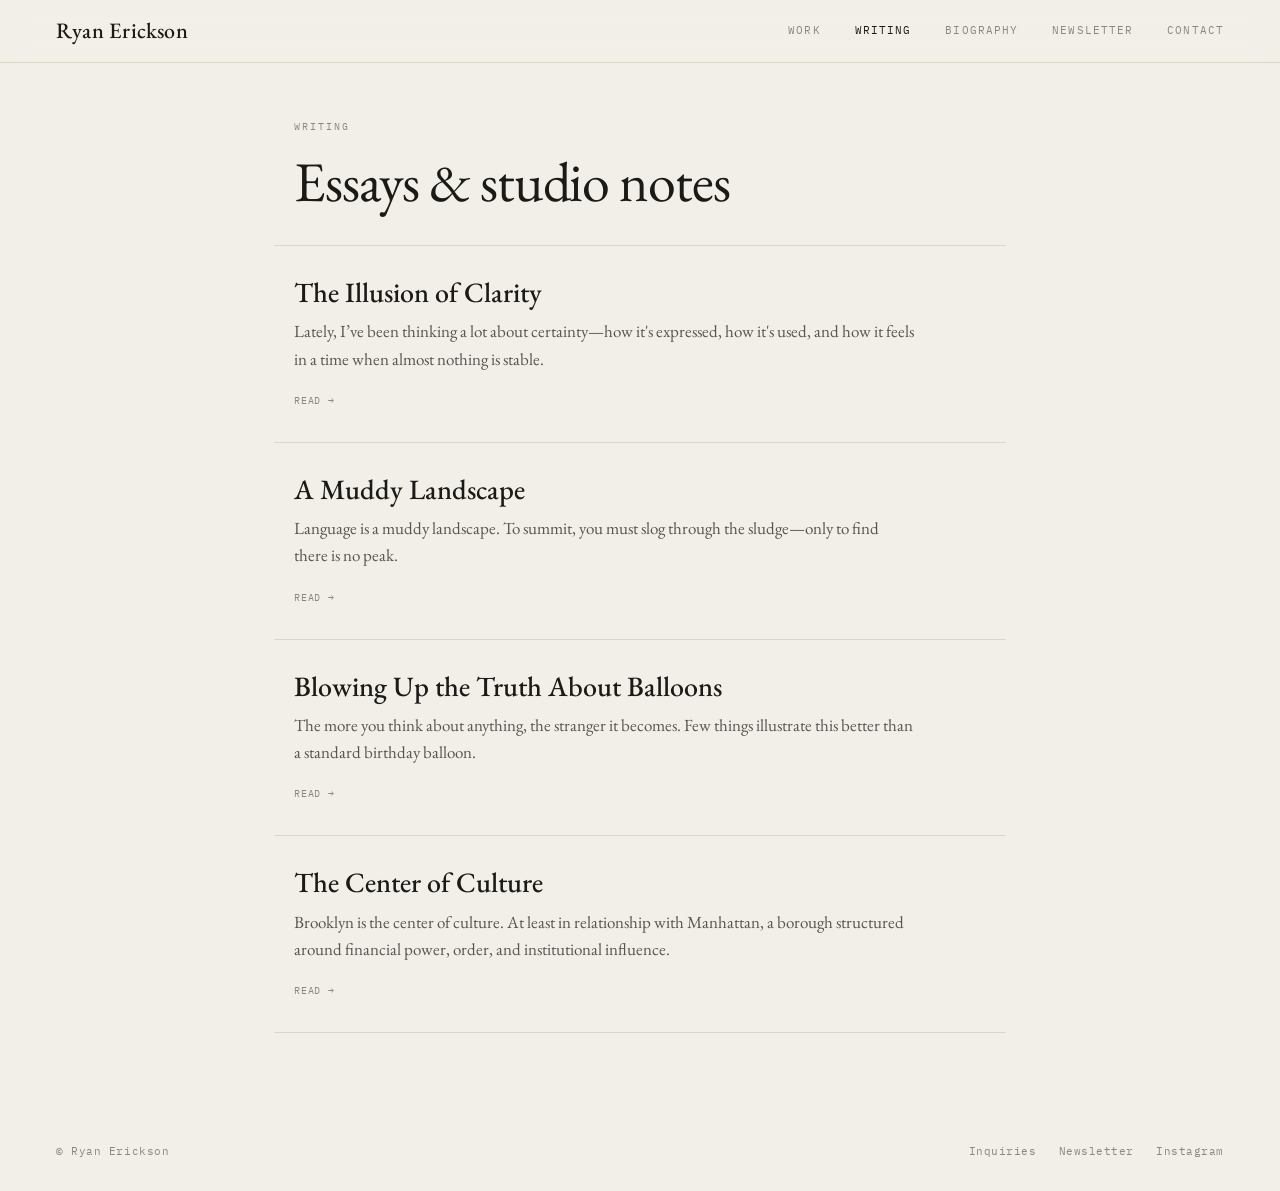
<file: writing.html>
<!doctype html>
<html lang="en"><head>
<meta charset="utf-8"><meta name="viewport" content="width=device-width, initial-scale=1">
<title>Writing — Ryan Erickson</title>
<meta name="description" content="Essays and studio notes by artist Ryan Erickson on language, certainty, balloons, and Brooklyn.">
<meta property="og:type" content="website"><meta property="og:site_name" content="Ryan Erickson">
<meta property="og:title" content="Writing — Ryan Erickson"><meta property="og:description" content="Essays and studio notes by artist Ryan Erickson on language, certainty, balloons, and Brooklyn.">
<meta property="og:image" content="https://ryanericksonart.com/assets/preview.jpg"><meta property="og:image:width" content="1200"><meta property="og:image:height" content="630">
<meta name="twitter:card" content="summary_large_image"><meta name="twitter:image" content="https://ryanericksonart.com/assets/preview.jpg">
<link rel="preconnect" href="https://fonts.googleapis.com"><link rel="preconnect" href="https://fonts.gstatic.com" crossorigin>
<link href="https://fonts.googleapis.com/css2?family=EB+Garamond:ital,wght@0,400;0,500;1,400&family=IBM+Plex+Mono:wght@400;500&display=swap" rel="stylesheet">
<link rel="stylesheet" href="assets/style.css">
<link rel="canonical" href="https://ryanericksonart.com/writing.html"><meta property="og:url" content="https://ryanericksonart.com/writing.html">
</head><body>
<nav class="nav"><a class="brand" href="index.html">Ryan Erickson</a>
<div class="links"><a href="shape-of-language.html">Work</a><a href="writing.html" class="on">Writing</a><a href="biography.html">Biography</a><a class="sub" href="#signup" data-newsletter>Newsletter</a><a href="#contact" data-contact>Contact</a></div></nav>

<main class="wrap narrow-page"><div class="label">Writing</div><h1 class="page-h">Essays &amp; studio notes</h1><a class="post-row" href="writing/the-illusion-of-clarity.html"><h2>The Illusion of Clarity</h2><p>Lately, I’ve been thinking a lot about certainty—how it&#x27;s expressed, how it&#x27;s used, and how it feels in a time when almost nothing is stable.</p><span class="more">Read →</span></a><a class="post-row" href="writing/a-muddy-landscape.html"><h2>A Muddy Landscape</h2><p>Language is a muddy landscape. To summit, you must slog through the sludge—only to find there is no peak.</p><span class="more">Read →</span></a><a class="post-row" href="writing/blowing-up-the-truth-about-balloons.html"><h2>Blowing Up the Truth About Balloons</h2><p>The more you think about anything, the stranger it becomes. Few things illustrate this better than a standard birthday balloon.</p><span class="more">Read →</span></a><a class="post-row" href="writing/the-center-of-culture.html"><h2>The Center of Culture</h2><p>Brooklyn is the center of culture. At least in relationship with Manhattan, a borough structured around financial power, order, and institutional influence.</p><span class="more">Read →</span></a></main>
<dialog class="contact newsletter" id="newsletter" aria-label="Newsletter"><form method="dialog" class="c-close-form"><button class="c-x" aria-label="Close">×</button></form><div id="mlb2-46688807" class="ml-form-embedContainer ml-subscribe-form ml-subscribe-form-46688807"><div class="ml-form-align-center"><div class="ml-form-embedWrapper embedForm"><div class="ml-form-embedBody ml-form-embedBodyDefault row-form">
<div class="ml-form-embedContent"><h4>Follow the work</h4><p>Occasional updates on new work and shows. No spam!</p></div>
<form class="ml-block-form" action="https://assets.mailerlite.com/jsonp/2682201/forms/200346558514857496/subscribe" data-code="" method="post" target="_blank">
<div class="ml-form-formContent"><div class="ml-form-fieldRow ml-last-item"><div class="ml-field-group ml-field-email ml-validate-email ml-validate-required"><input aria-label="email" aria-required="true" type="email" class="form-control" data-inputmask="" name="fields[email]" placeholder="Email" autocomplete="email"></div></div></div>
<input type="hidden" name="ml-submit" value="1">
<div class="ml-form-embedSubmit"><button type="submit" class="primary">Subscribe</button><button disabled="disabled" style="display:none" type="button" class="loading"><div class="ml-form-embedSubmitLoad"></div><span class="sr-only">Loading...</span></button></div>
<input type="hidden" name="anticsrf" value="true"></form></div>
<div class="ml-form-successBody row-success" style="display:none"><div class="ml-form-successContent"><h4>Thank you!</h4><p>Please check your email to confirm your subscription.</p></div></div>
</div></div></div></dialog>
<script>function ml_webform_success_46688807(){var $=ml_jQuery||jQuery;$('.ml-subscribe-form-46688807 .row-success').show();$('.ml-subscribe-form-46688807 .row-form').hide();}</script>
<script src="https://groot.mailerlite.com/js/w/webforms.min.js?v83147fa8ce2d95cb73ece7f28b469519"></script>
<script>fetch("https://assets.mailerlite.com/jsonp/2682201/forms/200346558514857496/takel")</script>
<footer class="foot"><span>© Ryan Erickson</span><span class="fl"><a href="#contact" data-contact>Inquiries</a><a href="#signup" data-newsletter>Newsletter</a><a href="https://www.instagram.com/ryanericksonart/">Instagram</a></span></footer>
<dialog class="contact" id="contact" aria-labelledby="contact-h" data-key="29a04591-5621-46d0-99b6-06f18a09fec8" data-mailto="" data-ml="https://assets.mailerlite.com/jsonp/2682201/forms/200346558514857496/subscribe">
<form method="dialog" class="c-close-form"><button class="c-x" aria-label="Close">×</button></form>
<form class="c-form" novalidate>
<div class="label">Inquiries</div><h2 id="contact-h">Get in touch</h2>
<p class="c-sub">Exhibitions, acquisitions, press, or just a note!</p>
<label>Name<input name="name" autocomplete="name" required></label>
<label>Email<input name="email" type="email" autocomplete="email" required></label>
<label>Message<textarea name="message" rows="5" required></textarea></label>
<input type="checkbox" name="botcheck" tabindex="-1" autocomplete="off" style="display:none">
<label class="c-check"><input type="checkbox" name="subscribe"> <span>Also add me to the mailing list</span></label>
<div class="c-err" role="alert"></div>
<button type="submit" class="c-send">Send</button>
</form>
<div class="c-done" hidden><h2>Thank you</h2><p>Your message is on its way. I'll reply soon.</p><button type="button" class="c-send c-again">Close</button></div>
</dialog>
<script data-goatcounter="https://ryanericksonart.goatcounter.com/count" async src="//gc.zgo.at/count.js"></script><script src="assets/site.js"></script></body></html>
</file>
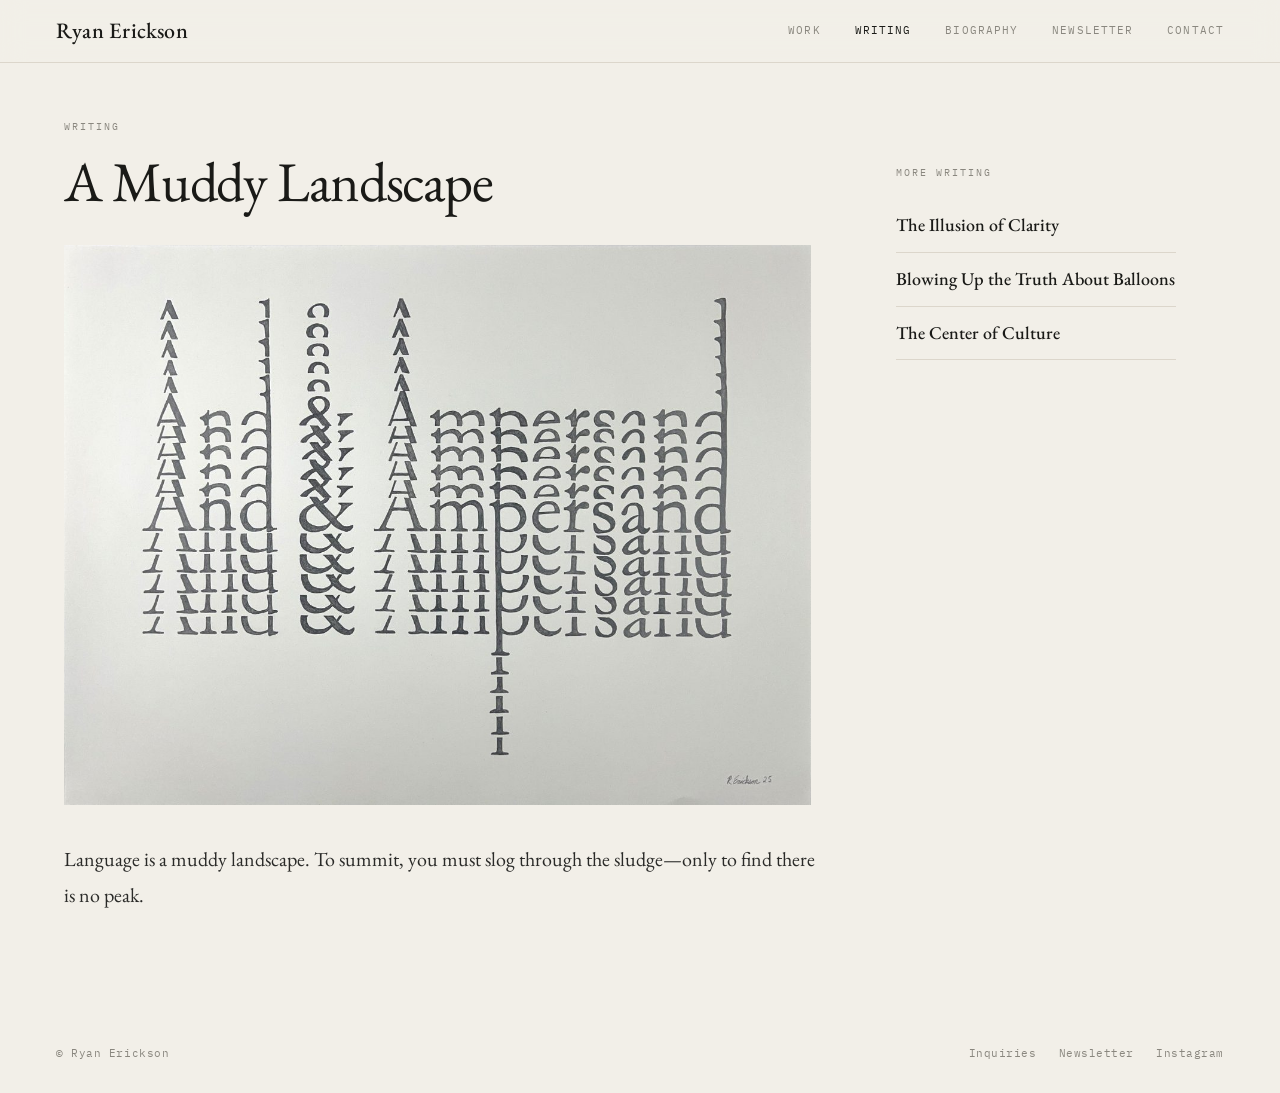
<file: writing/a-muddy-landscape.html>
<!doctype html>
<html lang="en"><head>
<meta charset="utf-8"><meta name="viewport" content="width=device-width, initial-scale=1">
<title>A Muddy Landscape — Ryan Erickson</title>
<meta name="description" content="Language is a muddy landscape. To summit, you must slog through the sludge—only to find there is no peak.">
<meta property="og:type" content="website"><meta property="og:site_name" content="Ryan Erickson">
<meta property="og:title" content="A Muddy Landscape — Ryan Erickson"><meta property="og:description" content="Language is a muddy landscape. To summit, you must slog through the sludge—only to find there is no peak.">
<meta property="og:image" content="https://ryanericksonart.com/assets/preview.jpg"><meta property="og:image:width" content="1200"><meta property="og:image:height" content="630">
<meta name="twitter:card" content="summary_large_image"><meta name="twitter:image" content="https://ryanericksonart.com/assets/preview.jpg">
<link rel="preconnect" href="https://fonts.googleapis.com"><link rel="preconnect" href="https://fonts.gstatic.com" crossorigin>
<link href="https://fonts.googleapis.com/css2?family=EB+Garamond:ital,wght@0,400;0,500;1,400&family=IBM+Plex+Mono:wght@400;500&display=swap" rel="stylesheet">
<link rel="stylesheet" href="../assets/style.css">
<link rel="canonical" href="https://ryanericksonart.com/writing/a-muddy-landscape.html"><meta property="og:url" content="https://ryanericksonart.com/writing/a-muddy-landscape.html">
</head><body>
<nav class="nav"><a class="brand" href="../index.html">Ryan Erickson</a>
<div class="links"><a href="../shape-of-language.html">Work</a><a href="../writing.html" class="on">Writing</a><a href="../biography.html">Biography</a><a class="sub" href="#signup" data-newsletter>Newsletter</a><a href="#contact" data-contact>Contact</a></div></nav>

<main class="wrap post"><article><div class="label">Writing</div><h1 class="page-h">A Muddy Landscape</h1><img class="post-img" src="../images/writing/01-a-muddy-landscape.jpg" alt="A Muddy Landscape"><div class="prose"><p>Language is a muddy landscape. To summit, you must slog through the sludge—only to find there is no peak.</p></div></article>
<aside><div class="label">More writing</div><a href="the-illusion-of-clarity.html">The Illusion of Clarity</a><a href="blowing-up-the-truth-about-balloons.html">Blowing Up the Truth About Balloons</a><a href="the-center-of-culture.html">The Center of Culture</a></aside></main>
<dialog class="contact newsletter" id="newsletter" aria-label="Newsletter"><form method="dialog" class="c-close-form"><button class="c-x" aria-label="Close">×</button></form><div id="mlb2-46688807" class="ml-form-embedContainer ml-subscribe-form ml-subscribe-form-46688807"><div class="ml-form-align-center"><div class="ml-form-embedWrapper embedForm"><div class="ml-form-embedBody ml-form-embedBodyDefault row-form">
<div class="ml-form-embedContent"><h4>Follow the work</h4><p>Occasional updates on new work and shows. No spam!</p></div>
<form class="ml-block-form" action="https://assets.mailerlite.com/jsonp/2682201/forms/200346558514857496/subscribe" data-code="" method="post" target="_blank">
<div class="ml-form-formContent"><div class="ml-form-fieldRow ml-last-item"><div class="ml-field-group ml-field-email ml-validate-email ml-validate-required"><input aria-label="email" aria-required="true" type="email" class="form-control" data-inputmask="" name="fields[email]" placeholder="Email" autocomplete="email"></div></div></div>
<input type="hidden" name="ml-submit" value="1">
<div class="ml-form-embedSubmit"><button type="submit" class="primary">Subscribe</button><button disabled="disabled" style="display:none" type="button" class="loading"><div class="ml-form-embedSubmitLoad"></div><span class="sr-only">Loading...</span></button></div>
<input type="hidden" name="anticsrf" value="true"></form></div>
<div class="ml-form-successBody row-success" style="display:none"><div class="ml-form-successContent"><h4>Thank you!</h4><p>Please check your email to confirm your subscription.</p></div></div>
</div></div></div></dialog>
<script>function ml_webform_success_46688807(){var $=ml_jQuery||jQuery;$('.ml-subscribe-form-46688807 .row-success').show();$('.ml-subscribe-form-46688807 .row-form').hide();}</script>
<script src="https://groot.mailerlite.com/js/w/webforms.min.js?v83147fa8ce2d95cb73ece7f28b469519"></script>
<script>fetch("https://assets.mailerlite.com/jsonp/2682201/forms/200346558514857496/takel")</script>
<footer class="foot"><span>© Ryan Erickson</span><span class="fl"><a href="#contact" data-contact>Inquiries</a><a href="#signup" data-newsletter>Newsletter</a><a href="https://www.instagram.com/ryanericksonart/">Instagram</a></span></footer>
<dialog class="contact" id="contact" aria-labelledby="contact-h" data-key="29a04591-5621-46d0-99b6-06f18a09fec8" data-mailto="" data-ml="https://assets.mailerlite.com/jsonp/2682201/forms/200346558514857496/subscribe">
<form method="dialog" class="c-close-form"><button class="c-x" aria-label="Close">×</button></form>
<form class="c-form" novalidate>
<div class="label">Inquiries</div><h2 id="contact-h">Get in touch</h2>
<p class="c-sub">Exhibitions, acquisitions, press, or just a note!</p>
<label>Name<input name="name" autocomplete="name" required></label>
<label>Email<input name="email" type="email" autocomplete="email" required></label>
<label>Message<textarea name="message" rows="5" required></textarea></label>
<input type="checkbox" name="botcheck" tabindex="-1" autocomplete="off" style="display:none">
<label class="c-check"><input type="checkbox" name="subscribe"> <span>Also add me to the mailing list</span></label>
<div class="c-err" role="alert"></div>
<button type="submit" class="c-send">Send</button>
</form>
<div class="c-done" hidden><h2>Thank you</h2><p>Your message is on its way. I'll reply soon.</p><button type="button" class="c-send c-again">Close</button></div>
</dialog>
<script data-goatcounter="https://ryanericksonart.goatcounter.com/count" async src="//gc.zgo.at/count.js"></script><script src="../assets/site.js"></script></body></html>
</file>
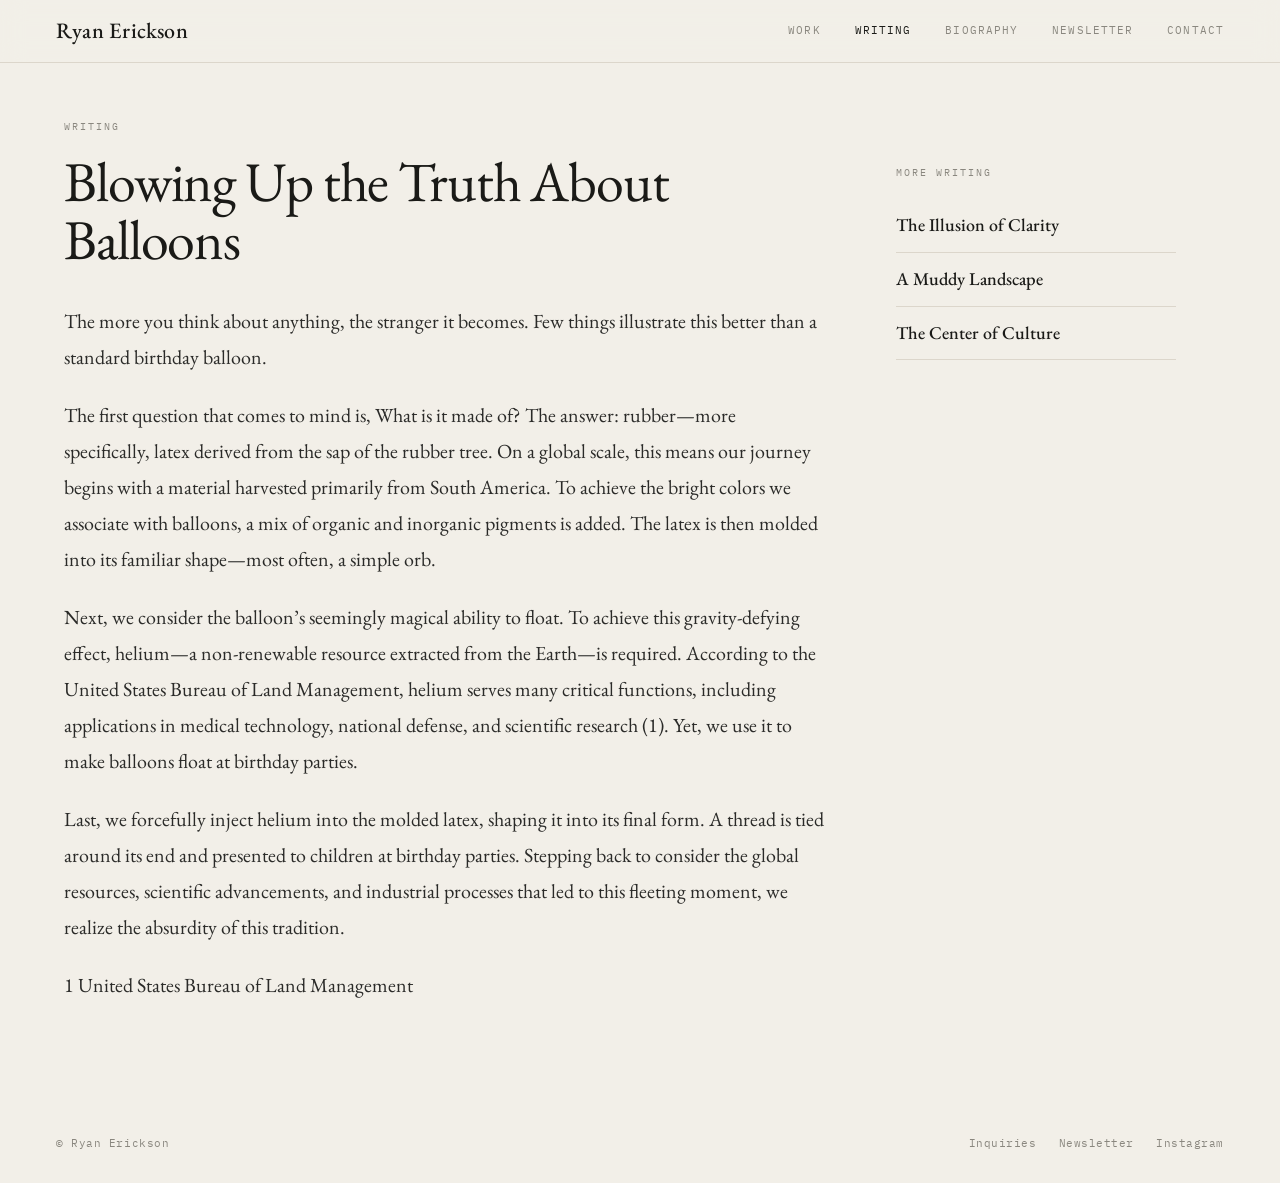
<file: writing/blowing-up-the-truth-about-balloons.html>
<!doctype html>
<html lang="en"><head>
<meta charset="utf-8"><meta name="viewport" content="width=device-width, initial-scale=1">
<title>Blowing Up the Truth About Balloons — Ryan Erickson</title>
<meta name="description" content="The more you think about anything, the stranger it becomes. Few things illustrate this better than a standard birthday balloon.">
<meta property="og:type" content="website"><meta property="og:site_name" content="Ryan Erickson">
<meta property="og:title" content="Blowing Up the Truth About Balloons — Ryan Erickson"><meta property="og:description" content="The more you think about anything, the stranger it becomes. Few things illustrate this better than a standard birthday balloon.">
<meta property="og:image" content="https://ryanericksonart.com/assets/preview.jpg"><meta property="og:image:width" content="1200"><meta property="og:image:height" content="630">
<meta name="twitter:card" content="summary_large_image"><meta name="twitter:image" content="https://ryanericksonart.com/assets/preview.jpg">
<link rel="preconnect" href="https://fonts.googleapis.com"><link rel="preconnect" href="https://fonts.gstatic.com" crossorigin>
<link href="https://fonts.googleapis.com/css2?family=EB+Garamond:ital,wght@0,400;0,500;1,400&family=IBM+Plex+Mono:wght@400;500&display=swap" rel="stylesheet">
<link rel="stylesheet" href="../assets/style.css">
<link rel="canonical" href="https://ryanericksonart.com/writing/blowing-up-the-truth-about-balloons.html"><meta property="og:url" content="https://ryanericksonart.com/writing/blowing-up-the-truth-about-balloons.html">
</head><body>
<nav class="nav"><a class="brand" href="../index.html">Ryan Erickson</a>
<div class="links"><a href="../shape-of-language.html">Work</a><a href="../writing.html" class="on">Writing</a><a href="../biography.html">Biography</a><a class="sub" href="#signup" data-newsletter>Newsletter</a><a href="#contact" data-contact>Contact</a></div></nav>

<main class="wrap post"><article><div class="label">Writing</div><h1 class="page-h">Blowing Up the Truth About Balloons</h1><div class="prose"><p>The more you think about anything, the stranger it becomes. Few things illustrate this better than a standard birthday balloon.</p><p>The first question that comes to mind is, What is it made of? The answer: rubber—more specifically, latex derived from the sap of the rubber tree. On a global scale, this means our journey begins with a material harvested primarily from South America. To achieve the bright colors we associate with balloons, a mix of organic and inorganic pigments is added. The latex is then molded into its familiar shape—most often, a simple orb.</p><p>Next, we consider the balloon’s seemingly magical ability to float. To achieve this gravity-defying effect, helium—a non-renewable resource extracted from the Earth—is required. According to the United States Bureau of Land Management, helium serves many critical functions, including applications in medical technology, national defense, and scientific research (1). Yet, we use it to make balloons float at birthday parties.</p><p>Last, we forcefully inject helium into the molded latex, shaping it into its final form. A thread is tied around its end and presented to children at birthday parties. Stepping back to consider the global resources, scientific advancements, and industrial processes that led to this fleeting moment, we realize the absurdity of this tradition.</p><p>1 United States Bureau of Land Management</p></div></article>
<aside><div class="label">More writing</div><a href="the-illusion-of-clarity.html">The Illusion of Clarity</a><a href="a-muddy-landscape.html">A Muddy Landscape</a><a href="the-center-of-culture.html">The Center of Culture</a></aside></main>
<dialog class="contact newsletter" id="newsletter" aria-label="Newsletter"><form method="dialog" class="c-close-form"><button class="c-x" aria-label="Close">×</button></form><div id="mlb2-46688807" class="ml-form-embedContainer ml-subscribe-form ml-subscribe-form-46688807"><div class="ml-form-align-center"><div class="ml-form-embedWrapper embedForm"><div class="ml-form-embedBody ml-form-embedBodyDefault row-form">
<div class="ml-form-embedContent"><h4>Follow the work</h4><p>Occasional updates on new work and shows. No spam!</p></div>
<form class="ml-block-form" action="https://assets.mailerlite.com/jsonp/2682201/forms/200346558514857496/subscribe" data-code="" method="post" target="_blank">
<div class="ml-form-formContent"><div class="ml-form-fieldRow ml-last-item"><div class="ml-field-group ml-field-email ml-validate-email ml-validate-required"><input aria-label="email" aria-required="true" type="email" class="form-control" data-inputmask="" name="fields[email]" placeholder="Email" autocomplete="email"></div></div></div>
<input type="hidden" name="ml-submit" value="1">
<div class="ml-form-embedSubmit"><button type="submit" class="primary">Subscribe</button><button disabled="disabled" style="display:none" type="button" class="loading"><div class="ml-form-embedSubmitLoad"></div><span class="sr-only">Loading...</span></button></div>
<input type="hidden" name="anticsrf" value="true"></form></div>
<div class="ml-form-successBody row-success" style="display:none"><div class="ml-form-successContent"><h4>Thank you!</h4><p>Please check your email to confirm your subscription.</p></div></div>
</div></div></div></dialog>
<script>function ml_webform_success_46688807(){var $=ml_jQuery||jQuery;$('.ml-subscribe-form-46688807 .row-success').show();$('.ml-subscribe-form-46688807 .row-form').hide();}</script>
<script src="https://groot.mailerlite.com/js/w/webforms.min.js?v83147fa8ce2d95cb73ece7f28b469519"></script>
<script>fetch("https://assets.mailerlite.com/jsonp/2682201/forms/200346558514857496/takel")</script>
<footer class="foot"><span>© Ryan Erickson</span><span class="fl"><a href="#contact" data-contact>Inquiries</a><a href="#signup" data-newsletter>Newsletter</a><a href="https://www.instagram.com/ryanericksonart/">Instagram</a></span></footer>
<dialog class="contact" id="contact" aria-labelledby="contact-h" data-key="29a04591-5621-46d0-99b6-06f18a09fec8" data-mailto="" data-ml="https://assets.mailerlite.com/jsonp/2682201/forms/200346558514857496/subscribe">
<form method="dialog" class="c-close-form"><button class="c-x" aria-label="Close">×</button></form>
<form class="c-form" novalidate>
<div class="label">Inquiries</div><h2 id="contact-h">Get in touch</h2>
<p class="c-sub">Exhibitions, acquisitions, press, or just a note!</p>
<label>Name<input name="name" autocomplete="name" required></label>
<label>Email<input name="email" type="email" autocomplete="email" required></label>
<label>Message<textarea name="message" rows="5" required></textarea></label>
<input type="checkbox" name="botcheck" tabindex="-1" autocomplete="off" style="display:none">
<label class="c-check"><input type="checkbox" name="subscribe"> <span>Also add me to the mailing list</span></label>
<div class="c-err" role="alert"></div>
<button type="submit" class="c-send">Send</button>
</form>
<div class="c-done" hidden><h2>Thank you</h2><p>Your message is on its way. I'll reply soon.</p><button type="button" class="c-send c-again">Close</button></div>
</dialog>
<script data-goatcounter="https://ryanericksonart.goatcounter.com/count" async src="//gc.zgo.at/count.js"></script><script src="../assets/site.js"></script></body></html>
</file>
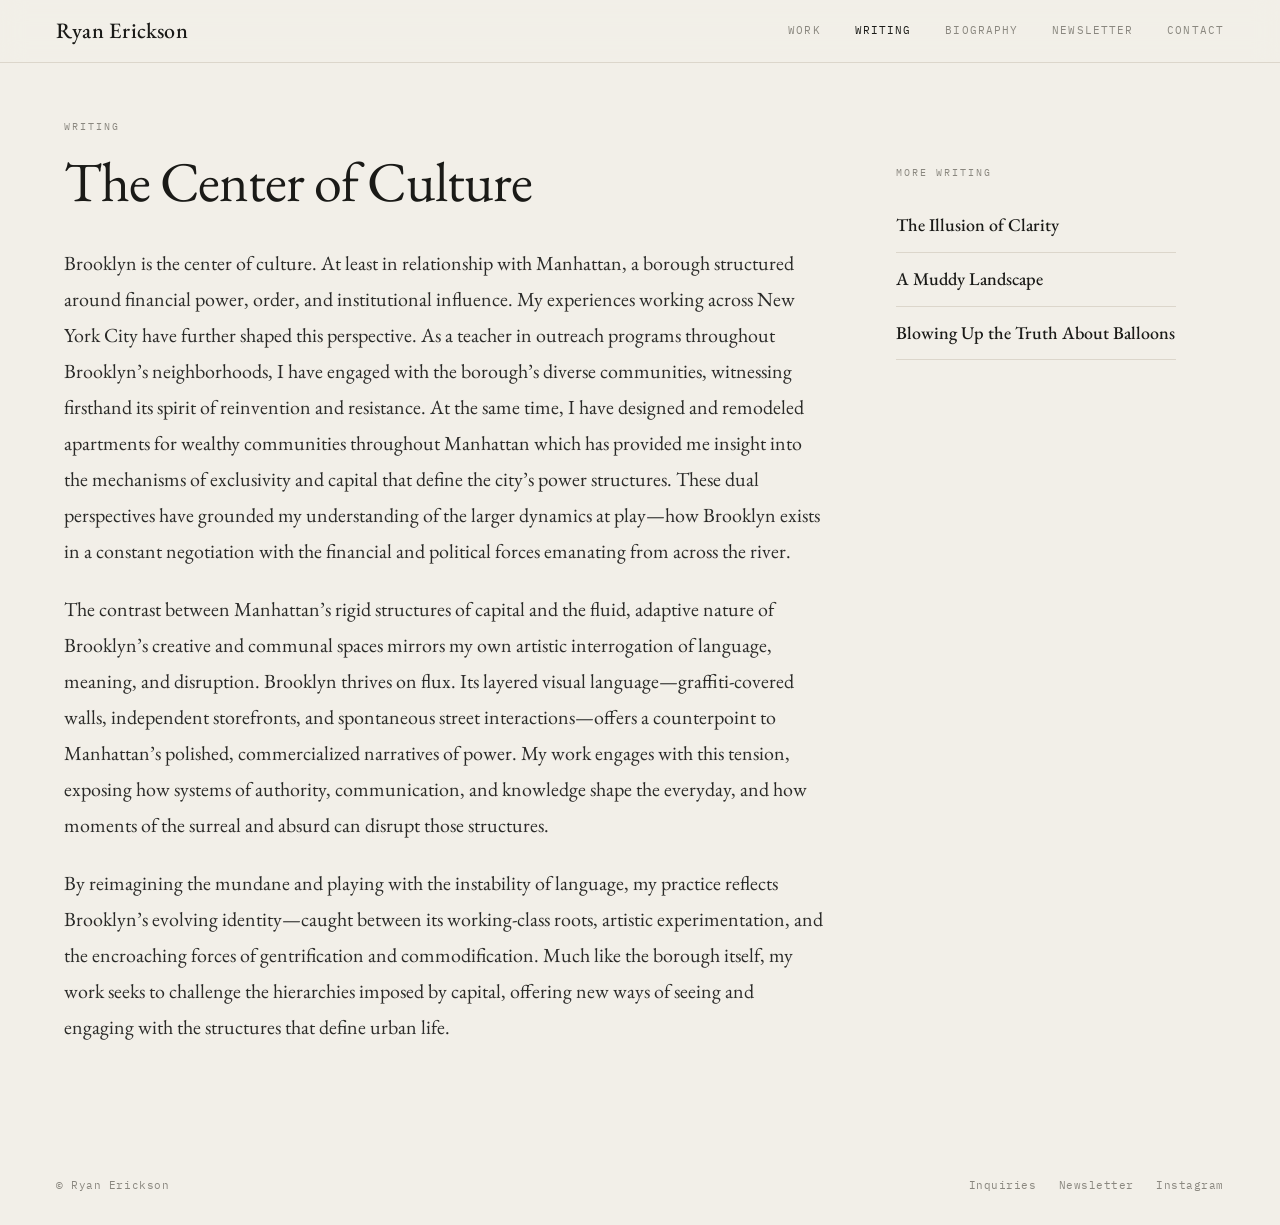
<file: writing/the-center-of-culture.html>
<!doctype html>
<html lang="en"><head>
<meta charset="utf-8"><meta name="viewport" content="width=device-width, initial-scale=1">
<title>The Center of Culture — Ryan Erickson</title>
<meta name="description" content="Brooklyn is the center of culture. At least in relationship with Manhattan, a borough structured around financial power, order, and institutional influence.">
<meta property="og:type" content="website"><meta property="og:site_name" content="Ryan Erickson">
<meta property="og:title" content="The Center of Culture — Ryan Erickson"><meta property="og:description" content="Brooklyn is the center of culture. At least in relationship with Manhattan, a borough structured around financial power, order, and institutional influence.">
<meta property="og:image" content="https://ryanericksonart.com/assets/preview.jpg"><meta property="og:image:width" content="1200"><meta property="og:image:height" content="630">
<meta name="twitter:card" content="summary_large_image"><meta name="twitter:image" content="https://ryanericksonart.com/assets/preview.jpg">
<link rel="preconnect" href="https://fonts.googleapis.com"><link rel="preconnect" href="https://fonts.gstatic.com" crossorigin>
<link href="https://fonts.googleapis.com/css2?family=EB+Garamond:ital,wght@0,400;0,500;1,400&family=IBM+Plex+Mono:wght@400;500&display=swap" rel="stylesheet">
<link rel="stylesheet" href="../assets/style.css">
<link rel="canonical" href="https://ryanericksonart.com/writing/the-center-of-culture.html"><meta property="og:url" content="https://ryanericksonart.com/writing/the-center-of-culture.html">
</head><body>
<nav class="nav"><a class="brand" href="../index.html">Ryan Erickson</a>
<div class="links"><a href="../shape-of-language.html">Work</a><a href="../writing.html" class="on">Writing</a><a href="../biography.html">Biography</a><a class="sub" href="#signup" data-newsletter>Newsletter</a><a href="#contact" data-contact>Contact</a></div></nav>

<main class="wrap post"><article><div class="label">Writing</div><h1 class="page-h">The Center of Culture</h1><div class="prose"><p>Brooklyn is the center of culture. At least in relationship with Manhattan, a borough structured around financial power, order, and institutional influence. My experiences working across New York City have further shaped this perspective. As a teacher in outreach programs throughout Brooklyn’s neighborhoods, I have engaged with the borough’s diverse communities, witnessing firsthand its spirit of reinvention and resistance. At the same time, I have designed and remodeled apartments for wealthy communities throughout Manhattan which has provided me insight into the mechanisms of exclusivity and capital that define the city’s power structures. These dual perspectives have grounded my understanding of the larger dynamics at play—how Brooklyn exists in a constant negotiation with the financial and political forces emanating from across the river.</p><p>The contrast between Manhattan’s rigid structures of capital and the fluid, adaptive nature of Brooklyn’s creative and communal spaces mirrors my own artistic interrogation of language, meaning, and disruption. Brooklyn thrives on flux. Its layered visual language—graffiti-covered walls, independent storefronts, and spontaneous street interactions—offers a counterpoint to Manhattan’s polished, commercialized narratives of power. My work engages with this tension, exposing how systems of authority, communication, and knowledge shape the everyday, and how moments of the surreal and absurd can disrupt those structures.</p><p>By reimagining the mundane and playing with the instability of language, my practice reflects Brooklyn’s evolving identity—caught between its working-class roots, artistic experimentation, and the encroaching forces of gentrification and commodification. Much like the borough itself, my work seeks to challenge the hierarchies imposed by capital, offering new ways of seeing and engaging with the structures that define urban life.</p></div></article>
<aside><div class="label">More writing</div><a href="the-illusion-of-clarity.html">The Illusion of Clarity</a><a href="a-muddy-landscape.html">A Muddy Landscape</a><a href="blowing-up-the-truth-about-balloons.html">Blowing Up the Truth About Balloons</a></aside></main>
<dialog class="contact newsletter" id="newsletter" aria-label="Newsletter"><form method="dialog" class="c-close-form"><button class="c-x" aria-label="Close">×</button></form><div id="mlb2-46688807" class="ml-form-embedContainer ml-subscribe-form ml-subscribe-form-46688807"><div class="ml-form-align-center"><div class="ml-form-embedWrapper embedForm"><div class="ml-form-embedBody ml-form-embedBodyDefault row-form">
<div class="ml-form-embedContent"><h4>Follow the work</h4><p>Occasional updates on new work and shows. No spam!</p></div>
<form class="ml-block-form" action="https://assets.mailerlite.com/jsonp/2682201/forms/200346558514857496/subscribe" data-code="" method="post" target="_blank">
<div class="ml-form-formContent"><div class="ml-form-fieldRow ml-last-item"><div class="ml-field-group ml-field-email ml-validate-email ml-validate-required"><input aria-label="email" aria-required="true" type="email" class="form-control" data-inputmask="" name="fields[email]" placeholder="Email" autocomplete="email"></div></div></div>
<input type="hidden" name="ml-submit" value="1">
<div class="ml-form-embedSubmit"><button type="submit" class="primary">Subscribe</button><button disabled="disabled" style="display:none" type="button" class="loading"><div class="ml-form-embedSubmitLoad"></div><span class="sr-only">Loading...</span></button></div>
<input type="hidden" name="anticsrf" value="true"></form></div>
<div class="ml-form-successBody row-success" style="display:none"><div class="ml-form-successContent"><h4>Thank you!</h4><p>Please check your email to confirm your subscription.</p></div></div>
</div></div></div></dialog>
<script>function ml_webform_success_46688807(){var $=ml_jQuery||jQuery;$('.ml-subscribe-form-46688807 .row-success').show();$('.ml-subscribe-form-46688807 .row-form').hide();}</script>
<script src="https://groot.mailerlite.com/js/w/webforms.min.js?v83147fa8ce2d95cb73ece7f28b469519"></script>
<script>fetch("https://assets.mailerlite.com/jsonp/2682201/forms/200346558514857496/takel")</script>
<footer class="foot"><span>© Ryan Erickson</span><span class="fl"><a href="#contact" data-contact>Inquiries</a><a href="#signup" data-newsletter>Newsletter</a><a href="https://www.instagram.com/ryanericksonart/">Instagram</a></span></footer>
<dialog class="contact" id="contact" aria-labelledby="contact-h" data-key="29a04591-5621-46d0-99b6-06f18a09fec8" data-mailto="" data-ml="https://assets.mailerlite.com/jsonp/2682201/forms/200346558514857496/subscribe">
<form method="dialog" class="c-close-form"><button class="c-x" aria-label="Close">×</button></form>
<form class="c-form" novalidate>
<div class="label">Inquiries</div><h2 id="contact-h">Get in touch</h2>
<p class="c-sub">Exhibitions, acquisitions, press, or just a note!</p>
<label>Name<input name="name" autocomplete="name" required></label>
<label>Email<input name="email" type="email" autocomplete="email" required></label>
<label>Message<textarea name="message" rows="5" required></textarea></label>
<input type="checkbox" name="botcheck" tabindex="-1" autocomplete="off" style="display:none">
<label class="c-check"><input type="checkbox" name="subscribe"> <span>Also add me to the mailing list</span></label>
<div class="c-err" role="alert"></div>
<button type="submit" class="c-send">Send</button>
</form>
<div class="c-done" hidden><h2>Thank you</h2><p>Your message is on its way. I'll reply soon.</p><button type="button" class="c-send c-again">Close</button></div>
</dialog>
<script data-goatcounter="https://ryanericksonart.goatcounter.com/count" async src="//gc.zgo.at/count.js"></script><script src="../assets/site.js"></script></body></html>
</file>
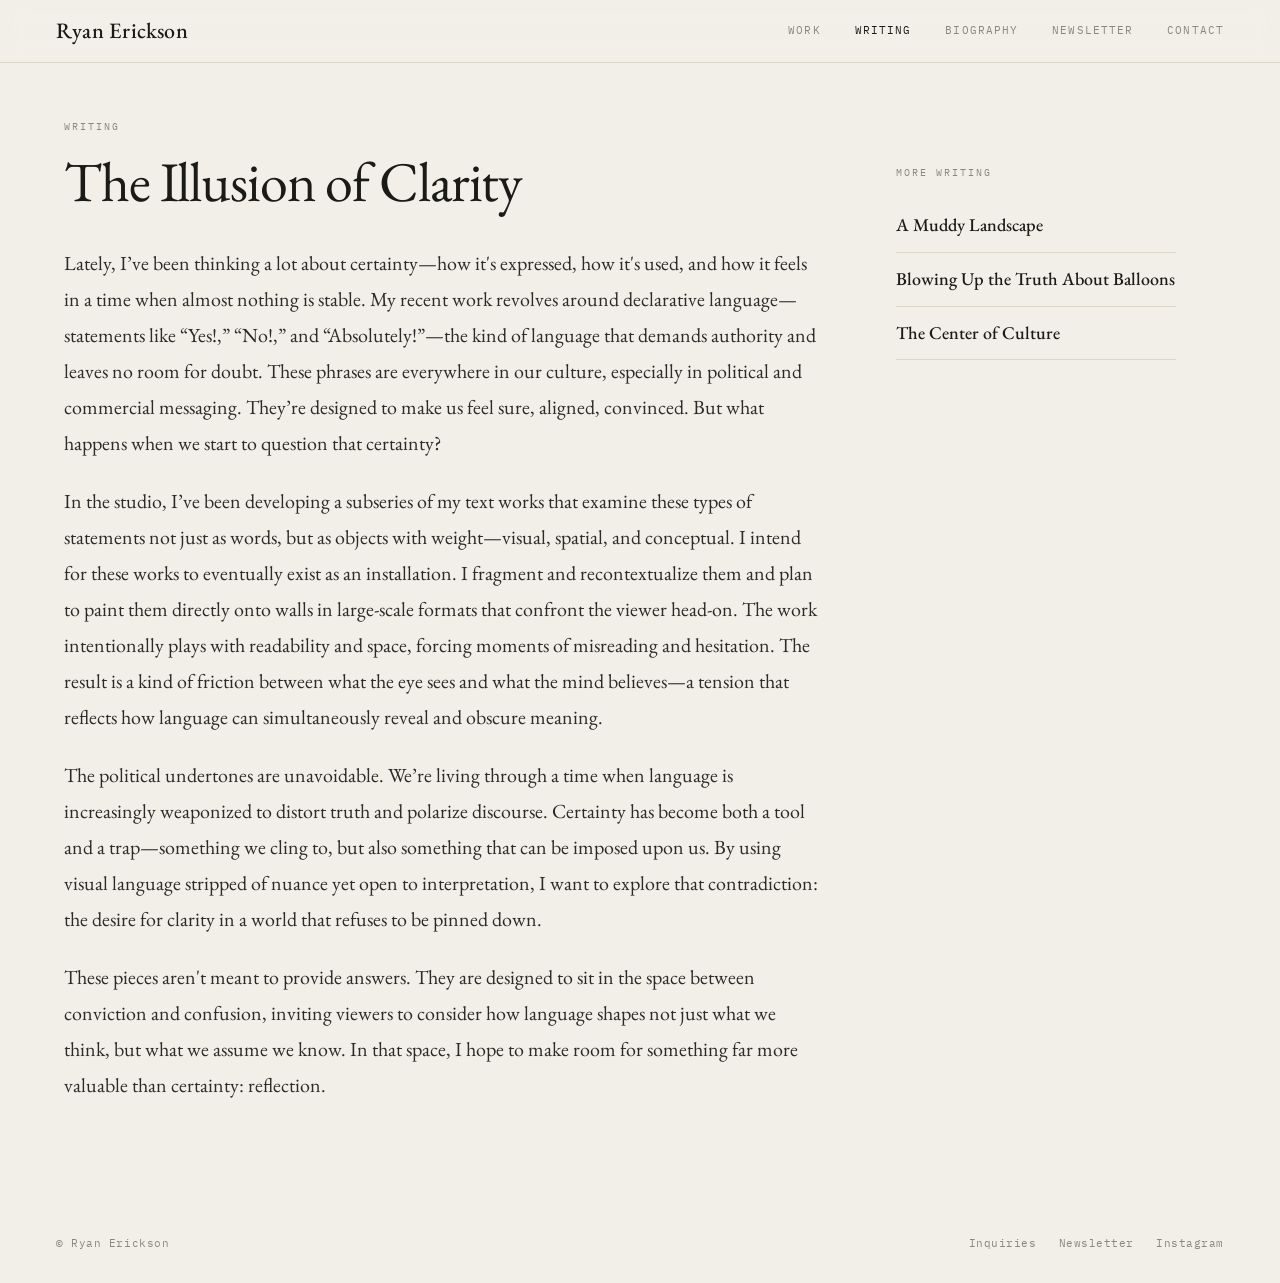
<file: writing/the-illusion-of-clarity.html>
<!doctype html>
<html lang="en"><head>
<meta charset="utf-8"><meta name="viewport" content="width=device-width, initial-scale=1">
<title>The Illusion of Clarity — Ryan Erickson</title>
<meta name="description" content="Lately, I’ve been thinking a lot about certainty—how it&#x27;s expressed, how it&#x27;s used, and how it feels in a time when almost nothing is stable.">
<meta property="og:type" content="website"><meta property="og:site_name" content="Ryan Erickson">
<meta property="og:title" content="The Illusion of Clarity — Ryan Erickson"><meta property="og:description" content="Lately, I’ve been thinking a lot about certainty—how it&#x27;s expressed, how it&#x27;s used, and how it feels in a time when almost nothing is stable.">
<meta property="og:image" content="https://ryanericksonart.com/assets/preview.jpg"><meta property="og:image:width" content="1200"><meta property="og:image:height" content="630">
<meta name="twitter:card" content="summary_large_image"><meta name="twitter:image" content="https://ryanericksonart.com/assets/preview.jpg">
<link rel="preconnect" href="https://fonts.googleapis.com"><link rel="preconnect" href="https://fonts.gstatic.com" crossorigin>
<link href="https://fonts.googleapis.com/css2?family=EB+Garamond:ital,wght@0,400;0,500;1,400&family=IBM+Plex+Mono:wght@400;500&display=swap" rel="stylesheet">
<link rel="stylesheet" href="../assets/style.css">
<link rel="canonical" href="https://ryanericksonart.com/writing/the-illusion-of-clarity.html"><meta property="og:url" content="https://ryanericksonart.com/writing/the-illusion-of-clarity.html">
</head><body>
<nav class="nav"><a class="brand" href="../index.html">Ryan Erickson</a>
<div class="links"><a href="../shape-of-language.html">Work</a><a href="../writing.html" class="on">Writing</a><a href="../biography.html">Biography</a><a class="sub" href="#signup" data-newsletter>Newsletter</a><a href="#contact" data-contact>Contact</a></div></nav>

<main class="wrap post"><article><div class="label">Writing</div><h1 class="page-h">The Illusion of Clarity</h1><div class="prose"><p>Lately, I’ve been thinking a lot about certainty—how it&#x27;s expressed, how it&#x27;s used, and how it feels in a time when almost nothing is stable. My recent work revolves around declarative language—statements like “Yes!,” “No!,” and “Absolutely!”—the kind of language that demands authority and leaves no room for doubt. These phrases are everywhere in our culture, especially in political and commercial messaging. They’re designed to make us feel sure, aligned, convinced. But what happens when we start to question that certainty?</p><p>In the studio, I’ve been developing a subseries of my text works that examine these types of statements not just as words, but as objects with weight—visual, spatial, and conceptual. I intend for these works to eventually exist as an installation. I fragment and recontextualize them and plan to paint them directly onto walls in large-scale formats that confront the viewer head-on. The work intentionally plays with readability and space, forcing moments of misreading and hesitation. The result is a kind of friction between what the eye sees and what the mind believes—a tension that reflects how language can simultaneously reveal and obscure meaning.</p><p>The political undertones are unavoidable. We’re living through a time when language is increasingly weaponized to distort truth and polarize discourse. Certainty has become both a tool and a trap—something we cling to, but also something that can be imposed upon us. By using visual language stripped of nuance yet open to interpretation, I want to explore that contradiction: the desire for clarity in a world that refuses to be pinned down.</p><p>These pieces aren&#x27;t meant to provide answers. They are designed to sit in the space between conviction and confusion, inviting viewers to consider how language shapes not just what we think, but what we assume we know. In that space, I hope to make room for something far more valuable than certainty: reflection.</p></div></article>
<aside><div class="label">More writing</div><a href="a-muddy-landscape.html">A Muddy Landscape</a><a href="blowing-up-the-truth-about-balloons.html">Blowing Up the Truth About Balloons</a><a href="the-center-of-culture.html">The Center of Culture</a></aside></main>
<dialog class="contact newsletter" id="newsletter" aria-label="Newsletter"><form method="dialog" class="c-close-form"><button class="c-x" aria-label="Close">×</button></form><div id="mlb2-46688807" class="ml-form-embedContainer ml-subscribe-form ml-subscribe-form-46688807"><div class="ml-form-align-center"><div class="ml-form-embedWrapper embedForm"><div class="ml-form-embedBody ml-form-embedBodyDefault row-form">
<div class="ml-form-embedContent"><h4>Follow the work</h4><p>Occasional updates on new work and shows. No spam!</p></div>
<form class="ml-block-form" action="https://assets.mailerlite.com/jsonp/2682201/forms/200346558514857496/subscribe" data-code="" method="post" target="_blank">
<div class="ml-form-formContent"><div class="ml-form-fieldRow ml-last-item"><div class="ml-field-group ml-field-email ml-validate-email ml-validate-required"><input aria-label="email" aria-required="true" type="email" class="form-control" data-inputmask="" name="fields[email]" placeholder="Email" autocomplete="email"></div></div></div>
<input type="hidden" name="ml-submit" value="1">
<div class="ml-form-embedSubmit"><button type="submit" class="primary">Subscribe</button><button disabled="disabled" style="display:none" type="button" class="loading"><div class="ml-form-embedSubmitLoad"></div><span class="sr-only">Loading...</span></button></div>
<input type="hidden" name="anticsrf" value="true"></form></div>
<div class="ml-form-successBody row-success" style="display:none"><div class="ml-form-successContent"><h4>Thank you!</h4><p>Please check your email to confirm your subscription.</p></div></div>
</div></div></div></dialog>
<script>function ml_webform_success_46688807(){var $=ml_jQuery||jQuery;$('.ml-subscribe-form-46688807 .row-success').show();$('.ml-subscribe-form-46688807 .row-form').hide();}</script>
<script src="https://groot.mailerlite.com/js/w/webforms.min.js?v83147fa8ce2d95cb73ece7f28b469519"></script>
<script>fetch("https://assets.mailerlite.com/jsonp/2682201/forms/200346558514857496/takel")</script>
<footer class="foot"><span>© Ryan Erickson</span><span class="fl"><a href="#contact" data-contact>Inquiries</a><a href="#signup" data-newsletter>Newsletter</a><a href="https://www.instagram.com/ryanericksonart/">Instagram</a></span></footer>
<dialog class="contact" id="contact" aria-labelledby="contact-h" data-key="29a04591-5621-46d0-99b6-06f18a09fec8" data-mailto="" data-ml="https://assets.mailerlite.com/jsonp/2682201/forms/200346558514857496/subscribe">
<form method="dialog" class="c-close-form"><button class="c-x" aria-label="Close">×</button></form>
<form class="c-form" novalidate>
<div class="label">Inquiries</div><h2 id="contact-h">Get in touch</h2>
<p class="c-sub">Exhibitions, acquisitions, press, or just a note!</p>
<label>Name<input name="name" autocomplete="name" required></label>
<label>Email<input name="email" type="email" autocomplete="email" required></label>
<label>Message<textarea name="message" rows="5" required></textarea></label>
<input type="checkbox" name="botcheck" tabindex="-1" autocomplete="off" style="display:none">
<label class="c-check"><input type="checkbox" name="subscribe"> <span>Also add me to the mailing list</span></label>
<div class="c-err" role="alert"></div>
<button type="submit" class="c-send">Send</button>
</form>
<div class="c-done" hidden><h2>Thank you</h2><p>Your message is on its way. I'll reply soon.</p><button type="button" class="c-send c-again">Close</button></div>
</dialog>
<script data-goatcounter="https://ryanericksonart.goatcounter.com/count" async src="//gc.zgo.at/count.js"></script><script src="../assets/site.js"></script></body></html>
</file>
<file: assets/style.css>
:root{--bg:#f2efe8;--ink:#1a1a17;--muted:#8a877f;--line:#dcd6cb;--panel:#e8e4dc;--accent:#8a3f34;--mono:'IBM Plex Mono',ui-monospace,Menlo,monospace;--serif:'EB Garamond',Georgia,serif}
*,*::before,*::after{box-sizing:border-box;margin:0;padding:0}
html{scroll-behavior:smooth}
body{background:var(--bg);color:var(--ink);font-family:var(--serif);font-size:17px;line-height:1.6;overflow-x:hidden}
a{color:var(--accent);text-decoration:none}a:hover{color:var(--ink)}
img{max-width:100%;display:block}
::selection{background:var(--ink);color:var(--bg)}
.label,.eyebrow,.mono,.bar,.tabs,.nav .links,.foot,.more,.note,.jump,.btn,.cta,figcaption{font-family:var(--mono)}
.label{font-size:10px;letter-spacing:.2em;text-transform:uppercase;color:var(--muted);margin-bottom:18px}
/* nav */
.nav{position:sticky;top:0;z-index:100;background:rgba(242,239,232,.88);backdrop-filter:blur(12px);border-bottom:1px solid var(--line);display:flex;align-items:center;justify-content:space-between;padding:0 56px;min-height:62px;flex-wrap:wrap}
.brand{font-size:22px;font-weight:500;letter-spacing:.01em;color:var(--ink)}
.links{display:flex;gap:2px}
.links a{font-size:11px;letter-spacing:.1em;text-transform:uppercase;color:var(--muted);padding:0 16px;height:62px;display:flex;align-items:center;transition:color .15s}
.links a:last-child{padding-right:0}.links a:hover,.links a.on{color:var(--ink)}
/* hero */
.hero{position:relative;overflow:hidden;background:#0a0a09;color:#f2efe8}
.hero.big{height:min(82vh,720px);min-height:520px}
.hero.small{height:380px}
.hero.small.plain{height:260px}
.hero .bg{position:absolute;inset:0}
.hero .bg img{position:absolute;inset:0;width:100%;height:100%;object-fit:cover;opacity:0;transition:opacity 1.6s ease;filter:grayscale(20%)}
.hero .bg img.on{opacity:.58;animation:kb 12s ease-out both}
@keyframes kb{from{transform:scale(1)}to{transform:scale(1.08) translate(-1.5%,1%)}}
.shade{position:absolute;inset:0;background:linear-gradient(to top,rgba(10,10,9,.93) 0%,rgba(10,10,9,.3) 46%,rgba(10,10,9,.5) 100%)}
.hero-in{position:absolute;left:0;right:0;bottom:0;max-width:1440px;margin:0 auto;padding:0 56px 48px}
.hero.big .hero-in{padding-bottom:56px}
.eyebrow{font-size:11px;letter-spacing:.22em;text-transform:uppercase;color:rgba(242,239,232,.55);margin-bottom:16px}
.hero h1{font-weight:400;line-height:.98;letter-spacing:-.02em;font-size:clamp(40px,5.4vw,72px)}
.hero.big h1{font-size:clamp(52px,7vw,104px);margin-bottom:24px}
.hero.big p{font-size:clamp(18px,1.6vw,22px);line-height:1.55;color:rgba(242,239,232,.85);max-width:520px;margin-bottom:34px}
.cta{display:inline-flex;align-items:center;gap:14px;font-size:12px;letter-spacing:.16em;text-transform:uppercase;color:rgba(242,239,232,.9)}
.cta i{display:block;height:1px;width:36px;background:currentColor}.cta:hover{color:#fff}
.hook{display:flex;align-items:center;gap:14px;margin-top:16px;height:30px;font-family:var(--mono);font-size:10px;letter-spacing:.2em;text-transform:uppercase;color:rgba(242,239,232,.6);text-shadow:0 1px 3px rgba(10,10,9,.95),0 0 12px rgba(10,10,9,.9),0 0 24px rgba(10,10,9,.7)}
.hook b{font-family:var(--serif);font-style:italic;font-weight:400;font-size:26px;letter-spacing:0;text-transform:none;color:#f2efe8;text-shadow:0 2px 4px rgba(10,10,9,1),0 0 16px rgba(10,10,9,.95),0 0 32px rgba(10,10,9,.8),0 0 48px rgba(10,10,9,.6);transition:opacity .45s}
.intro{max-width:1440px;margin:0 auto;padding:72px 56px 52px}
.intro .eyebrow{color:var(--muted);margin-bottom:18px}
.intro h1{font-weight:400;font-size:clamp(46px,6.4vw,92px);line-height:.98;letter-spacing:-.02em;margin-bottom:20px}
.intro p{font-size:clamp(18px,1.6vw,22px);color:#555552;max-width:520px;line-height:1.55}
.bar:first-of-type{border-top:1px solid var(--line)}
/* tabs */
.tabs{display:flex;justify-content:center;gap:0;padding:0 40px;border-bottom:1px solid var(--line);overflow-x:auto;overflow-y:hidden;white-space:nowrap;touch-action:pan-x;overscroll-behavior:contain}
.tabs a{font-size:11px;letter-spacing:.08em;text-transform:uppercase;color:var(--muted);padding:18px 16px;border-bottom:2px solid transparent;margin-bottom:-1px}
.tabs a:hover,.tabs a.on{color:var(--ink);border-bottom-color:var(--ink)}
/* content */
.wrap{max-width:1440px;margin:0 auto;padding:56px 64px 80px}
.statement{max-width:1000px;margin-bottom:48px}
.statement p,.essay p,.prose p,.statement-col p{font-size:21px;line-height:1.7;color:#2a2a28;margin-bottom:22px;text-wrap:pretty}
.statement.narrow{max-width:820px;margin-bottom:32px}
.statement.narrow p{font-size:19px;line-height:1.7}
.note{font-size:11px;letter-spacing:.04em;color:var(--muted);margin-top:-6px}
.poem{font-style:italic;padding-left:28px;border-left:1px solid var(--line)}
.grid{display:flex;flex-wrap:wrap;gap:40px 28px}
.grid::after{content:"";flex-grow:1000000}
.work{min-width:0}
.work a{display:block}
.work img{width:100%;height:auto;display:block;transition:opacity .25s}
.work a:hover img{opacity:.88}
figcaption{font-size:11px;letter-spacing:.03em;color:var(--muted);padding-top:12px}
.essay{max-width:760px;margin:80px auto 0;padding-top:40px;border-top:1px solid var(--line)}
.essay h2{font-weight:400;font-size:34px;letter-spacing:-.01em;margin-bottom:26px}
.video-wrap{margin-bottom:48px}
.video{position:relative;aspect-ratio:16/9;background:#0a0a09;max-width:960px}
.video iframe{position:absolute;inset:0;width:100%;height:100%;border:0}
.films{display:grid;gap:80px;max-width:960px}
.film h2{font-weight:400;font-size:38px;letter-spacing:-.01em;margin-bottom:14px}
.film p{font-size:19px;line-height:1.7;color:#2a2a28;margin-bottom:22px;max-width:760px}
.arch{padding:56px 0;border-bottom:1px solid var(--line)}
.arch:last-child{border-bottom:0}
.arch h2{font-weight:400;font-size:clamp(32px,3.6vw,46px);letter-spacing:-.015em;margin-bottom:20px;line-height:1.05}
.jump{display:flex;flex-wrap:wrap;gap:8px 22px;align-items:center;font-size:11px;letter-spacing:.06em;text-transform:uppercase;padding-bottom:20px;border-bottom:1px solid var(--line)}
.jump .label{margin:0}.jump a{color:var(--muted)}.jump a:hover{color:var(--ink)}
/* writing */
.narrow-page{max-width:820px}
.page-h{font-weight:400;font-size:clamp(38px,5vw,56px);letter-spacing:-.02em;line-height:1.04;margin-bottom:34px}
.post-row{display:block;padding:30px 20px;margin:0 -20px;border-bottom:1px solid var(--line);color:var(--ink);transition:background .18s}
.post-row:first-of-type{border-top:1px solid var(--line)}
.post-row:hover{background:#ece7dd}
.post-row h2{font-weight:500;font-size:28px;line-height:1.15;margin-bottom:10px}
.post-row p{color:#555552;max-width:620px;margin-bottom:12px}
.more{font-size:10px;letter-spacing:.08em;text-transform:uppercase;color:var(--muted)}
.post{display:grid;grid-template-columns:minmax(0,760px) 280px;gap:72px}
.post aside{padding-top:46px}.post aside a{display:block;padding:12px 0;border-bottom:1px solid var(--line);color:var(--ink);font-weight:500;font-size:18px}
.post aside a:hover{color:var(--accent)}
.prose p{font-size:20px;line-height:1.8}
.post-img{margin:0 0 36px;max-height:560px;width:auto}
/* bio */
.bio{max-width:1120px}
.bio-top{display:grid;grid-template-columns:minmax(260px,1fr) 1.35fr;gap:56px;align-items:center;margin-bottom:84px}
.portrait{background:var(--panel);aspect-ratio:4/5;overflow:hidden}
.portrait img{width:100%;height:100%;object-fit:cover}
.mono{font-size:12px;letter-spacing:.04em;color:var(--muted);margin-bottom:24px}
.lead{font-size:20px;line-height:1.7;color:#2a2a28;font-style:italic;text-wrap:pretty}
.contact-top{display:flex;flex-wrap:wrap;gap:8px 28px;margin-top:26px;padding-top:20px;border-top:1px solid var(--line);font-family:var(--mono);font-size:13px}
.statement-col{max-width:760px;margin:0 auto 84px}
.cv{border-top:1px solid var(--ink)}
.cv-row{display:grid;grid-template-columns:200px 1fr;gap:40px;padding:34px 0;border-bottom:1px solid var(--line)}
.cv-row h3{font-family:var(--mono);font-weight:400;font-size:11px;letter-spacing:.14em;text-transform:uppercase}
.cv-row ul{list-style:none}.cv-row li{padding:8px 0;border-bottom:1px solid #eae5db;font-size:18px;display:flex;gap:22px}
.cv-row li:last-child{border-bottom:0}.cv-row li span{font-family:var(--mono);font-size:12px;color:var(--muted);min-width:34px;padding-top:4px}
.cv-item{display:grid;grid-template-columns:92px 1fr;gap:18px;padding:8px 0;border-bottom:1px solid #eae5db;font-size:18px;line-height:1.45}
.cv-item:last-child{border-bottom:0}.cv-item .yr{font-family:var(--mono);font-size:12px;color:var(--muted);padding-top:4px}
.cv-item small{display:block;font-size:15px;color:var(--muted);margin-top:4px}
.cv-item a{word-break:break-all}
ul.mono{font-size:14px;margin:0}ul.mono li{font-size:14px;font-family:var(--mono)}
/* home */
.bar{display:flex;align-items:baseline;justify-content:space-between;padding:36px 56px 20px;border-bottom:1px solid var(--line);font-size:11px;letter-spacing:.08em;text-transform:uppercase}
.bar .label{margin:0}.bar a{color:var(--muted)}.bar a:hover{color:var(--ink)}
.strip{display:grid;grid-template-columns:repeat(auto-fit,minmax(180px,1fr));gap:1px;background:var(--line);border-bottom:1px solid var(--line)}
.strip a{overflow:hidden;background:var(--panel)}
.strip img{width:100%;aspect-ratio:1;object-fit:cover;filter:grayscale(22%);transition:filter .3s,transform .5s}
.strip a:hover img{filter:none;transform:scale(1.04)}
.cards{display:grid;grid-template-columns:repeat(auto-fill,minmax(250px,1fr));gap:36px 28px;padding:40px 56px 56px;border-bottom:1px solid var(--line)}
.card{color:var(--ink)}.card .ph{aspect-ratio:1;background:var(--panel);overflow:hidden;display:flex;align-items:center;justify-content:center}
.card .ph img{width:100%;height:100%;object-fit:cover;transition:transform .5s}.card:hover .ph img{transform:scale(1.04)}
.film-glyph{font-size:34px;color:var(--muted)}
.ct{font-size:23px;font-weight:500;line-height:1.2;margin-top:14px}.ce{font-family:var(--mono);font-size:10px;letter-spacing:.06em;text-transform:uppercase;color:var(--muted);margin-top:4px}
.lws{display:grid;grid-template-columns:repeat(auto-fit,minmax(280px,1fr));border-bottom:1px solid var(--line)}
.lw{display:block;padding:38px 44px;color:var(--ink);transition:background .2s}.lw+.lw{border-left:1px solid var(--line)}
.lw:hover{background:var(--panel)}.lw:first-child{background:var(--ink);color:var(--bg)}.lw:first-child:hover{background:#2a2a28}
.lw h3{font-weight:500;font-size:26px;line-height:1.15;margin-bottom:12px}.lw p{font-size:16px;line-height:1.65;opacity:.65;margin-bottom:18px}.lw .more{color:inherit;opacity:.6}
.follow{display:grid;grid-template-columns:1fr auto;gap:32px;align-items:center;padding:44px 56px;border-bottom:1px solid var(--line)}
.follow h3{font-size:27px;font-weight:500;margin-bottom:6px}.follow p{color:var(--muted);max-width:520px}
.btn{display:inline-block;background:var(--ink);color:var(--bg);font-size:11px;letter-spacing:.1em;text-transform:uppercase;padding:16px 28px}.btn:hover{background:var(--accent);color:var(--bg)}
.foot{display:flex;justify-content:space-between;align-items:center;gap:16px;flex-wrap:wrap;padding:30px 56px;font-size:11px;letter-spacing:.05em;color:var(--muted)}
.foot a{color:var(--muted);margin-left:22px}.foot a:hover{color:var(--ink)}.foot .fl a:first-child{margin-left:0}
/* lightbox */
.lb{position:fixed;inset:0;background:rgba(10,10,9,.92);z-index:500;display:none;align-items:center;justify-content:center;flex-direction:column;padding:48px 72px}
.lb.open{display:flex}.lb img{max-width:100%;max-height:calc(100vh - 140px);object-fit:contain}
.lb .cap{font-family:var(--serif);font-style:italic;font-size:22px;color:#f2efe8;margin-top:18px;text-align:center}
.lb .meta{font-family:var(--mono);font-size:11px;letter-spacing:.04em;line-height:1.7;color:rgba(242,239,232,.6);margin-top:8px;text-align:center}
.lb button{position:absolute;background:none;border:0;color:rgba(242,239,232,.8);cursor:pointer;font-size:36px;font-weight:300;line-height:1;padding:12px}
.lb button:hover{color:#fff}.lb .x{top:14px;right:22px}.lb .p{left:14px;top:50%}.lb .n{right:14px;top:50%}
/* mobile */
@media(max-width:900px){
 .nav{padding:8px 20px}.links{min-width:0;overflow-x:auto;overflow-y:hidden;flex-wrap:nowrap;touch-action:pan-x;overscroll-behavior:contain;-webkit-overflow-scrolling:touch;scrollbar-width:none}.links::-webkit-scrollbar{display:none}.links a{height:40px;padding:0 10px;flex:0 0 auto}.links a:last-child{padding-right:0}
 .hero-in{padding:0 22px 34px}.intro{padding:44px 22px 36px}.wrap{padding:36px 22px 56px}.tabs{justify-content:flex-start;padding:0 12px}
 .bar,.cards,.follow,.foot{padding-left:22px;padding-right:22px}.lw{padding:30px 22px}
 .post{grid-template-columns:1fr;gap:20px}.bio-top{grid-template-columns:1fr;gap:28px}.cv-row{grid-template-columns:1fr;gap:10px}.cv-item{grid-template-columns:64px 1fr;gap:12px;font-size:17px}
 .follow{grid-template-columns:1fr}.grid{gap:30px 18px}
 .lb{padding:56px 12px 24px}.lb .p,.lb .n{top:auto;bottom:10px}
 .statement p,.essay p,.prose p,.statement-col p{font-size:19px}
}

/* mailing list signup */
.signup{padding:48px 56px 8px;border-top:1px solid var(--line);margin-top:40px}
#mlb2-46688807 .ml-form-embedWrapper{background:transparent!important;max-width:520px!important;width:100%!important;margin:0!important;border:0!important;box-shadow:none!important;padding:0!important}
#mlb2-46688807 .ml-form-align-center{text-align:left!important}
#mlb2-46688807 .ml-form-embedBody,#mlb2-46688807 .ml-form-successBody{padding:0!important}
#mlb2-46688807 h4{font-family:var(--serif)!important;font-weight:400!important;font-size:26px!important;color:var(--ink)!important;margin:0 0 6px!important;text-align:left!important}
#mlb2-46688807 p{font-family:var(--serif)!important;font-size:17px!important;color:var(--muted)!important;margin:0 0 16px!important;text-align:left!important;line-height:1.5!important}
#mlb2-46688807 .ml-block-form{display:flex;gap:10px;flex-wrap:wrap;align-items:stretch}
#mlb2-46688807 .ml-form-formContent{flex:1 1 240px;margin:0!important}
#mlb2-46688807 .ml-form-fieldRow{margin:0!important}
#mlb2-46688807 input.form-control{width:100%!important;box-sizing:border-box;font-family:var(--mono)!important;font-size:13px!important;color:var(--ink)!important;background:var(--panel)!important;border:1px solid var(--line)!important;border-radius:0!important;padding:13px 14px!important;height:auto!important}
#mlb2-46688807 input.form-control:focus{outline:none;border-color:var(--ink)!important}
#mlb2-46688807 .ml-form-embedSubmit{margin:0!important;float:none!important;width:auto!important}
#mlb2-46688807 .ml-form-embedSubmit button{font-family:var(--mono)!important;font-size:12px!important;letter-spacing:.08em;text-transform:uppercase;background:var(--ink)!important;color:var(--bg)!important;border:1px solid var(--ink)!important;border-radius:0!important;padding:13px 22px!important;height:100%!important;cursor:pointer}
#mlb2-46688807 .ml-form-embedSubmit button:hover{background:var(--accent)!important;border-color:var(--accent)!important}
@media(max-width:900px){.signup{padding:36px 22px 4px}}


.bio .signup{padding:44px 0 8px;margin-top:48px;border-top:1px solid var(--line)}
html{scroll-behavior:smooth}

/* contact / inquiry modal */
.contact{border:0;background:var(--bg);color:var(--ink);width:min(520px,calc(100vw - 32px));max-height:calc(100vh - 32px);overflow:auto;padding:44px 40px 36px;margin:auto;box-shadow:0 20px 60px rgba(10,10,9,.28)}
.contact::backdrop{background:rgba(10,10,9,.6)}
.contact h2{font-weight:400;font-size:34px;letter-spacing:-.01em;line-height:1.1;margin-bottom:8px}
.c-sub{color:var(--muted);margin-bottom:22px}
.c-close-form{position:absolute;top:8px;right:12px}
.c-x{background:none;border:0;font-size:30px;line-height:1;color:var(--muted);cursor:pointer;padding:8px}.c-x:hover{color:var(--ink)}
.c-form label{display:block;font-family:var(--mono);font-size:10px;letter-spacing:.14em;text-transform:uppercase;color:var(--muted);margin-bottom:16px}
.c-form input:not([type=checkbox]),.c-form textarea{display:block;width:100%;margin-top:6px;font-family:var(--mono);font-size:13px;letter-spacing:0;text-transform:none;color:var(--ink);background:var(--panel);border:1px solid var(--line);border-radius:0;padding:12px 14px}
.c-form textarea{resize:vertical;min-height:110px}
.c-form input:focus,.c-form textarea:focus{outline:none;border-color:var(--ink)}
.c-form .c-check{display:flex;align-items:center;gap:10px;text-transform:none;letter-spacing:.02em;font-size:12px;color:var(--ink);cursor:pointer;margin-bottom:12px}
.c-check input{width:16px;height:16px;accent-color:var(--ink);margin:0}
.c-err{font-family:var(--mono);font-size:12px;color:var(--accent);min-height:18px;margin-bottom:8px}
.c-send{font-family:var(--mono);font-size:12px;letter-spacing:.1em;text-transform:uppercase;background:var(--ink);color:var(--bg);border:1px solid var(--ink);padding:14px 28px;cursor:pointer}
.c-send:hover{background:var(--accent);border-color:var(--accent)}.c-send[disabled]{opacity:.5;cursor:wait}
.c-done p{color:var(--muted);margin:10px 0 24px}
@media(max-width:900px){.contact{padding:40px 22px 28px}}

/* newsletter popup */
.newsletter{width:min(480px,calc(100vw - 32px))}
.newsletter .ml-form-embedWrapper,.newsletter .ml-form-embedBody{padding:0!important;max-width:100%!important;background:none!important}
.newsletter #mlb2-46688807 h4{margin-top:0!important}
</file>
